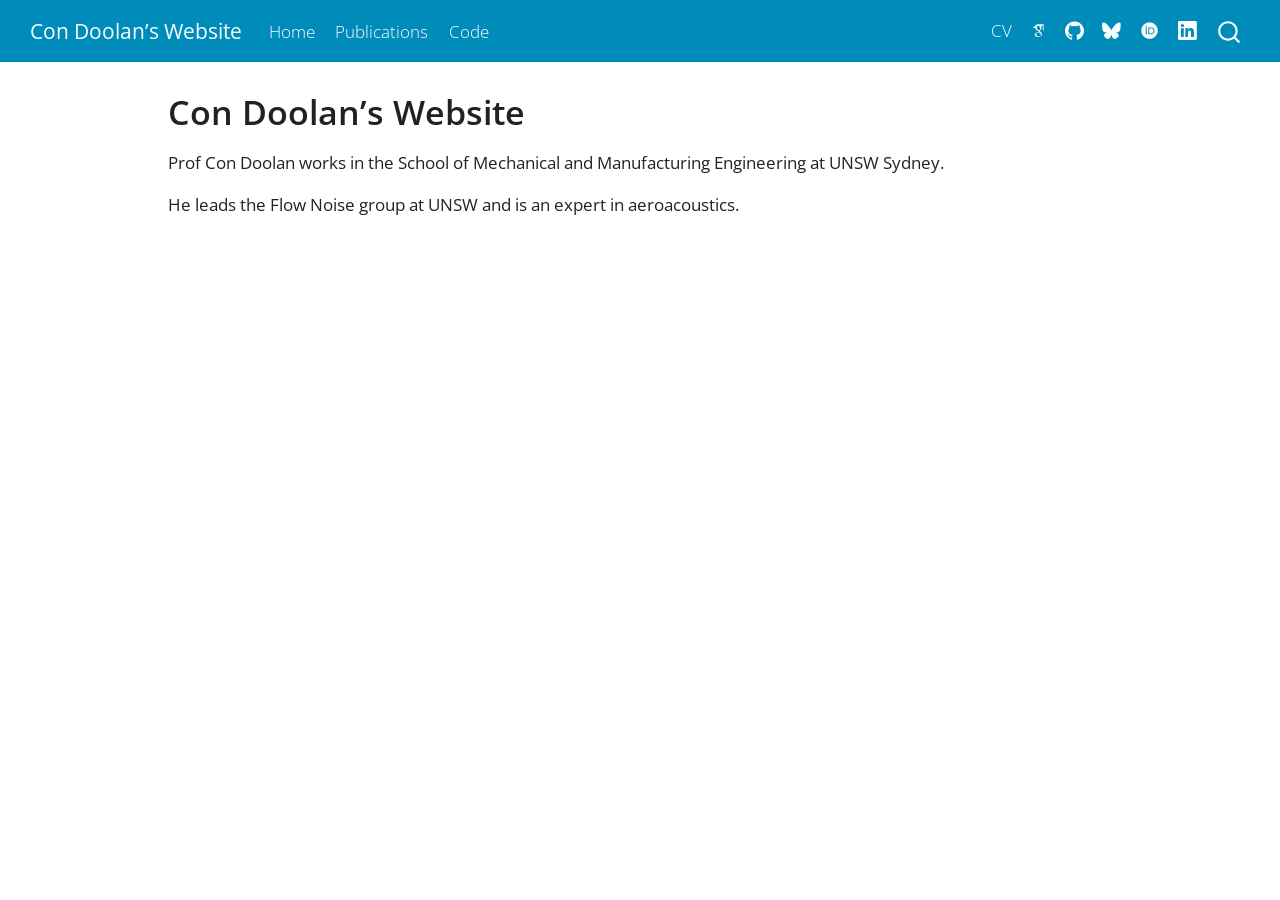
<file: docs/index.html>
<!DOCTYPE html>
<html xmlns="http://www.w3.org/1999/xhtml" lang="en" xml:lang="en"><head>

<meta charset="utf-8">
<meta name="generator" content="quarto-1.10.18">

<meta name="viewport" content="width=device-width, initial-scale=1.0, user-scalable=yes">

<meta name="author" content="Prof Con Doolan">
<meta name="description" content="Academic Website for Con Doolan">

<title>Con Doolan’s Website</title>
<style>
/* Default styles provided by pandoc.
** See https://pandoc.org/MANUAL.html#variables-for-html for config info.
*/
span.smallcaps{font-variant: small-caps;}
div.columns{display: flex; gap: 1.5em;}
div.column{flex: auto;}
@media screen {
div.columns{gap: min(4vw, 1.5em);}
div.column{overflow-x: auto;}
}
div.hanging-indent{margin-left: 1.5em; text-indent: -1.5em;}
ul.task-list{list-style: none;}
ul.task-list li input[type="checkbox"] {
  width: 0.8em;
  margin: 0 0.8em 0.2em -1em; /* quarto-specific, see https://github.com/quarto-dev/quarto-cli/issues/4556 */ 
  vertical-align: middle;
}
</style>


<script src="site_libs/quarto-nav/quarto-nav.js"></script>
<script src="site_libs/quarto-nav/headroom.min.js"></script>
<script src="site_libs/clipboard/clipboard.min.js"></script>
<script src="site_libs/quarto-search/autocomplete.umd.js"></script>
<script src="site_libs/quarto-search/fuse.min.js"></script>
<script src="site_libs/quarto-search/quarto-search.js"></script>
<meta name="quarto:offset" content="./">
<script src="site_libs/quarto-html/quarto.js" type="module"></script>
<script src="site_libs/quarto-html/tabsets/tabsets.js" type="module"></script>
<script src="site_libs/quarto-html/popper.min.js"></script>
<script src="site_libs/quarto-html/tippy.umd.min.js"></script>
<script src="site_libs/quarto-html/anchor.min.js"></script>
<link href="site_libs/quarto-html/tippy.css" rel="stylesheet">
<link href="site_libs/quarto-html/quarto-syntax-highlighting-64a204ab8560d761af7679ceaba22944.css" rel="stylesheet" id="quarto-text-highlighting-styles">
<script src="site_libs/bootstrap/bootstrap.min.js"></script>
<link href="site_libs/bootstrap/bootstrap-icons.css" rel="stylesheet">
<link href="site_libs/bootstrap/bootstrap-bf033f26103438f8c76aa011f4823746.min.css" rel="stylesheet" append-hash="true" id="quarto-bootstrap" data-mode="light">
<link href="site_libs/quarto-contrib/academicons-1.9.4/all.css" rel="stylesheet">
<link href="site_libs/quarto-contrib/academicons-1.9.4/size.css" rel="stylesheet">
<script id="quarto-search-options" type="application/json">{
  "location": "navbar",
  "copy-button": false,
  "collapse-after": 3,
  "panel-placement": "end",
  "type": "overlay",
  "limit": 50,
  "keyboard-shortcut": [
    "f",
    "/",
    "s"
  ],
  "show-item-context": false,
  "language": {
    "search-no-results-text": "No results",
    "search-matching-documents-text": "matching documents",
    "search-copy-link-title": "Copy link to search",
    "search-hide-matches-text": "Hide additional matches",
    "search-more-match-text": "more match in this document",
    "search-more-matches-text": "more matches in this document",
    "search-clear-button-title": "Clear",
    "search-text-placeholder": "",
    "search-detached-cancel-button-title": "Cancel",
    "search-submit-button-title": "Submit",
    "search-label": "Search"
  }
}</script>


<link rel="stylesheet" href="styles.css">
<meta property="og:title" content="Con Doolan’s Website">
<meta property="og:description" content="Prof Con Doolan’s Website">
<meta property="og:image" content="https://quarto.org/quarto.png">
<meta property="og:site_name" content="Con Doolan’s Website">
</head>

<body class="nav-fixed quarto-light">

<div id="quarto-search-results"></div>
  <header id="quarto-header" class="headroom fixed-top">
    <nav class="navbar navbar-expand-lg " data-bs-theme="dark">
      <div class="navbar-container container-fluid">
      <div class="navbar-brand-container mx-auto">
    <a class="navbar-brand" href="./index.html">
    <span class="navbar-title">Con Doolan’s Website</span>
    </a>
  </div>
            <div id="quarto-search" class="" title="Search"></div>
          <button class="navbar-toggler" type="button" data-bs-toggle="collapse" data-bs-target="#navbarCollapse" aria-controls="navbarCollapse" role="menu" aria-expanded="false" aria-label="Toggle navigation" onclick="if (window.quartoToggleHeadroom) { window.quartoToggleHeadroom(); }">
  <span class="navbar-toggler-icon"></span>
</button>
          <div class="collapse navbar-collapse" id="navbarCollapse">
            <ul class="navbar-nav navbar-nav-scroll me-auto">
  <li class="nav-item">
    <a class="nav-link active" href="./index.html" aria-current="page"> 
<span class="menu-text">Home</span></a>
  </li>  
  <li class="nav-item">
    <a class="nav-link" href="./papers.html"> 
<span class="menu-text">Publications</span></a>
  </li>  
  <li class="nav-item">
    <a class="nav-link" href="./code.html"> 
<span class="menu-text">Code</span></a>
  </li>  
</ul>
            <ul class="navbar-nav navbar-nav-scroll ms-auto">
  <li class="nav-item">
    <a class="nav-link" href="./files/CV.html"> 
<span class="menu-text">CV</span></a>
  </li>  
  <li class="nav-item">
    <a class="nav-link" href="https://scholar.google.com.au/citations?user=IQULbjsAAAAJ&amp;hl=en" target="_blank"> 
<span class="menu-text"><i class="ai  ai-google-scholar" aria-label="google-scholar"></i></span></a>
  </li>  
  <li class="nav-item compact">
    <a class="nav-link" href="https://github.com/condoolan/" target="_blank"> <i class="bi bi-github" role="img">
</i> 
<span class="menu-text"></span></a>
  </li>  
  <li class="nav-item compact">
    <a class="nav-link" href="https://bsky.app/profile/condoolan.bsky.social" target="_blank"> <i class="bi bi-bluesky" role="img">
</i> 
<span class="menu-text"></span></a>
  </li>  
  <li class="nav-item">
    <a class="nav-link" href="https://orcid.org/0000-0002-1261-6035" target="_blank"> 
<span class="menu-text"><i class="ai  ai-orcid" aria-label="orcid"></i></span></a>
  </li>  
  <li class="nav-item compact">
    <a class="nav-link" href="https://www.linkedin.com/in/condoolan/"> <i class="bi bi-linkedin" role="img">
</i> 
<span class="menu-text"></span></a>
  </li>  
</ul>
          </div> <!-- /navcollapse -->
            <div class="quarto-navbar-tools">
</div>
      </div> <!-- /container-fluid -->
    </nav>
</header>
<!-- content -->
<div id="quarto-content" class="quarto-container page-columns page-rows-contents page-layout-article page-navbar">
<!-- sidebar -->
<!-- margin-sidebar -->
    <div id="quarto-margin-sidebar" class="sidebar margin-sidebar zindex-bottom">
        
    </div>
<!-- main -->
<main class="content" id="quarto-document-content">

<header id="title-block-header" class="quarto-title-block default">
<div class="quarto-title">
<h1 class="title">Con Doolan’s Website</h1>
</div>



<div class="quarto-title-meta">

    
  
    
  </div>
  


</header>


<p>Prof Con Doolan works in the School of Mechanical and Manufacturing Engineering at UNSW Sydney.</p>
<p>He leads the Flow Noise group at UNSW and is an expert in aeroacoustics.</p>
<!--This is a Quarto website.

To learn more about Quarto websites visit <https://quarto.org/docs/websites>. -->



</main> <!-- /main -->
<script id="quarto-html-after-body" type="application/javascript">
  window.document.addEventListener("DOMContentLoaded", function (event) {
    const icon = "";
    const anchorJS = new window.AnchorJS();
    anchorJS.options = {
      placement: 'right',
      icon: icon
    };
    anchorJS.add('.anchored');
    const isCodeAnnotation = (el) => {
      for (const clz of el.classList) {
        if (clz.startsWith('code-annotation-')) {                     
          return true;
        }
      }
      return false;
    }
    const onCopySuccess = function(e) {
      // button target
      const button = e.trigger;
      // don't keep focus
      button.blur();
      // flash "checked"
      button.classList.add('code-copy-button-checked');
      var currentTitle = button.getAttribute("title");
      button.setAttribute("title", "Copied!");
      let tooltip;
      if (window.bootstrap) {
        button.setAttribute("data-bs-toggle", "tooltip");
        button.setAttribute("data-bs-placement", "left");
        button.setAttribute("data-bs-title", "Copied!");
        tooltip = new bootstrap.Tooltip(button, 
          { trigger: "manual", 
            customClass: "code-copy-button-tooltip",
            offset: [0, -8]});
        tooltip.show();    
      }
      setTimeout(function() {
        if (tooltip) {
          tooltip.hide();
          button.removeAttribute("data-bs-title");
          button.removeAttribute("data-bs-toggle");
          button.removeAttribute("data-bs-placement");
        }
        button.setAttribute("title", currentTitle);
        button.classList.remove('code-copy-button-checked');
      }, 1000);
      // clear code selection
      e.clearSelection();
    }
    const getTextToCopy = function(trigger) {
      const outerScaffold = trigger.parentElement.cloneNode(true);
      const codeEl = outerScaffold.querySelector('code');
      for (const childEl of codeEl.children) {
        if (isCodeAnnotation(childEl)) {
          childEl.remove();
        }
      }
      return codeEl.innerText;
    }
    const clipboard = new window.ClipboardJS('.code-copy-button:not([data-in-quarto-modal])', {
      text: getTextToCopy
    });
    clipboard.on('success', onCopySuccess);
    if (window.document.getElementById('quarto-embedded-source-code-modal')) {
      const clipboardModal = new window.ClipboardJS('.code-copy-button[data-in-quarto-modal]', {
        text: getTextToCopy,
        container: window.document.getElementById('quarto-embedded-source-code-modal')
      });
      clipboardModal.on('success', onCopySuccess);
    }
      var localhostRegex = new RegExp(/^(?:http|https):\/\/localhost\:?[0-9]*\//);
      var mailtoRegex = new RegExp(/^mailto:/);
        var filterRegex = new RegExp('/' + window.location.host + '/');
      var isInternal = (href) => {
          return filterRegex.test(href) || localhostRegex.test(href) || mailtoRegex.test(href);
      }
      // Inspect non-navigation links and adorn them if external
     var links = window.document.querySelectorAll('a[href]:not(.nav-link):not(.navbar-brand):not(.toc-action):not(.sidebar-link):not(.sidebar-item-toggle):not(.pagination-link):not(.no-external):not([aria-hidden]):not(.dropdown-item):not(.quarto-navigation-tool):not(.about-link)');
      for (var i=0; i<links.length; i++) {
        const link = links[i];
        if (!isInternal(link.href)) {
          // undo the damage that might have been done by quarto-nav.js in the case of
          // links that we want to consider external
          if (link.dataset.originalHref !== undefined) {
            link.href = link.dataset.originalHref;
          }
        }
      }
    function tippyHover(el, contentFn, onTriggerFn, onUntriggerFn) {
      const config = {
        allowHTML: true,
        maxWidth: 500,
        delay: 100,
        arrow: false,
        appendTo: function(el) {
            return el.parentElement;
        },
        interactive: true,
        interactiveBorder: 10,
        theme: 'quarto',
        placement: 'bottom-start',
      };
      if (contentFn) {
        config.content = contentFn;
      }
      if (onTriggerFn) {
        config.onTrigger = onTriggerFn;
      }
      if (onUntriggerFn) {
        config.onUntrigger = onUntriggerFn;
      }
      window.tippy(el, config); 
    }
    const noterefs = window.document.querySelectorAll('a[role="doc-noteref"]');
    for (var i=0; i<noterefs.length; i++) {
      const ref = noterefs[i];
      tippyHover(ref, function() {
        // use id or data attribute instead here
        let href = ref.getAttribute('data-footnote-href') || ref.getAttribute('href');
        try { href = new URL(href).hash; } catch {}
        const id = href.replace(/^#\/?/, "");
        const note = window.document.getElementById(id);
        if (note) {
          return note.innerHTML;
        } else {
          return "";
        }
      });
    }
    const xrefs = window.document.querySelectorAll('a.quarto-xref');
    const processXRef = (id, note) => {
      // Strip column container classes
      const stripColumnClz = (el) => {
        el.classList.remove("page-full", "page-columns");
        if (el.children) {
          for (const child of el.children) {
            stripColumnClz(child);
          }
        }
      }
      stripColumnClz(note)
      if (id === null || id.startsWith('sec-')) {
        // Special case sections, only their first couple elements
        const container = document.createElement("div");
        if (note.children && note.children.length > 2) {
          container.appendChild(note.children[0].cloneNode(true));
          for (let i = 1; i < note.children.length; i++) {
            const child = note.children[i];
            if (child.tagName === "P" && child.innerText === "") {
              continue;
            } else {
              container.appendChild(child.cloneNode(true));
              break;
            }
          }
          if (window.Quarto?.typesetMath) {
            window.Quarto.typesetMath(container);
          }
          return container.innerHTML
        } else {
          if (window.Quarto?.typesetMath) {
            window.Quarto.typesetMath(note);
          }
          return note.innerHTML;
        }
      } else {
        // Remove any anchor links if they are present
        const anchorLink = note.querySelector('a.anchorjs-link');
        if (anchorLink) {
          anchorLink.remove();
        }
        if (window.Quarto?.typesetMath) {
          window.Quarto.typesetMath(note);
        }
        if (note.classList.contains("callout")) {
          return note.outerHTML;
        } else {
          return note.innerHTML;
        }
      }
    }
    for (var i=0; i<xrefs.length; i++) {
      const xref = xrefs[i];
      tippyHover(xref, undefined, function(instance) {
        instance.disable();
        let url = xref.getAttribute('href');
        let hash = undefined; 
        if (url.startsWith('#')) {
          hash = url;
        } else {
          try { hash = new URL(url).hash; } catch {}
        }
        if (hash) {
          const id = hash.replace(/^#\/?/, "");
          const note = window.document.getElementById(id);
          if (note !== null) {
            try {
              const html = processXRef(id, note.cloneNode(true));
              instance.setContent(html);
            } finally {
              instance.enable();
              instance.show();
            }
          } else {
            // See if we can fetch this
            fetch(url.split('#')[0])
            .then(res => res.text())
            .then(html => {
              const parser = new DOMParser();
              const htmlDoc = parser.parseFromString(html, "text/html");
              const note = htmlDoc.getElementById(id);
              if (note !== null) {
                const html = processXRef(id, note);
                instance.setContent(html);
              } 
            }).finally(() => {
              instance.enable();
              instance.show();
            });
          }
        } else {
          // See if we can fetch a full url (with no hash to target)
          // This is a special case and we should probably do some content thinning / targeting
          fetch(url)
          .then(res => res.text())
          .then(html => {
            const parser = new DOMParser();
            const htmlDoc = parser.parseFromString(html, "text/html");
            const note = htmlDoc.querySelector('main.content');
            if (note !== null) {
              // This should only happen for chapter cross references
              // (since there is no id in the URL)
              // remove the first header
              if (note.children.length > 0 && note.children[0].tagName === "HEADER") {
                note.children[0].remove();
              }
              const html = processXRef(null, note);
              instance.setContent(html);
            } 
          }).finally(() => {
            instance.enable();
            instance.show();
          });
        }
      }, function(instance) {
      });
    }
        let selectedAnnoteEl;
        const selectorForAnnotation = ( cell, annotation) => {
          let cellAttr = 'data-code-cell="' + cell + '"';
          let lineAttr = 'data-code-annotation="' +  annotation + '"';
          const selector = 'span[' + cellAttr + '][' + lineAttr + ']';
          return selector;
        }
        const selectCodeLines = (annoteEl) => {
          const doc = window.document;
          const targetCell = annoteEl.getAttribute("data-target-cell");
          const targetAnnotation = annoteEl.getAttribute("data-target-annotation");
          const annoteSpan = window.document.querySelector(selectorForAnnotation(targetCell, targetAnnotation));
          const lines = annoteSpan.getAttribute("data-code-lines").split(",");
          const lineIds = lines.map((line) => {
            return targetCell + "-" + line;
          })
          let top = null;
          let height = null;
          let parent = null;
          if (lineIds.length > 0) {
              //compute the position of the single el (top and bottom and make a div)
              const el = window.document.getElementById(lineIds[0]);
              top = el.offsetTop;
              height = el.offsetHeight;
              parent = el.parentElement.parentElement;
            if (lineIds.length > 1) {
              const lastEl = window.document.getElementById(lineIds[lineIds.length - 1]);
              const bottom = lastEl.offsetTop + lastEl.offsetHeight;
              height = bottom - top;
            }
            if (top !== null && height !== null && parent !== null) {
              // cook up a div (if necessary) and position it 
              let div = window.document.getElementById("code-annotation-line-highlight");
              if (div === null) {
                div = window.document.createElement("div");
                div.setAttribute("id", "code-annotation-line-highlight");
                div.style.position = 'absolute';
                parent.appendChild(div);
              }
              div.style.top = top - 2 + "px";
              div.style.height = height + 4 + "px";
              div.style.left = 0;
              let gutterDiv = window.document.getElementById("code-annotation-line-highlight-gutter");
              if (gutterDiv === null) {
                gutterDiv = window.document.createElement("div");
                gutterDiv.setAttribute("id", "code-annotation-line-highlight-gutter");
                gutterDiv.style.position = 'absolute';
                const codeCell = window.document.getElementById(targetCell);
                const gutter = codeCell.querySelector('.code-annotation-gutter');
                gutter.appendChild(gutterDiv);
              }
              gutterDiv.style.top = top - 2 + "px";
              gutterDiv.style.height = height + 4 + "px";
            }
            selectedAnnoteEl = annoteEl;
          }
        };
        const unselectCodeLines = () => {
          const elementsIds = ["code-annotation-line-highlight", "code-annotation-line-highlight-gutter"];
          elementsIds.forEach((elId) => {
            const div = window.document.getElementById(elId);
            if (div) {
              div.remove();
            }
          });
          selectedAnnoteEl = undefined;
        };
          // Handle positioning of the toggle
      window.addEventListener(
        "resize",
        throttle(() => {
          elRect = undefined;
          if (selectedAnnoteEl) {
            selectCodeLines(selectedAnnoteEl);
          }
        }, 10)
      );
      function throttle(fn, ms) {
      let throttle = false;
      let timer;
        return (...args) => {
          if(!throttle) { // first call gets through
              fn.apply(this, args);
              throttle = true;
          } else { // all the others get throttled
              if(timer) clearTimeout(timer); // cancel #2
              timer = setTimeout(() => {
                fn.apply(this, args);
                timer = throttle = false;
              }, ms);
          }
        };
      }
        // Attach click handler to the DT
        const annoteDls = window.document.querySelectorAll('dt[data-target-cell]');
        for (const annoteDlNode of annoteDls) {
          annoteDlNode.addEventListener('click', (event) => {
            const clickedEl = event.target;
            if (clickedEl !== selectedAnnoteEl) {
              unselectCodeLines();
              const activeEl = window.document.querySelector('dt[data-target-cell].code-annotation-active');
              if (activeEl) {
                activeEl.classList.remove('code-annotation-active');
              }
              selectCodeLines(clickedEl);
              clickedEl.classList.add('code-annotation-active');
            } else {
              // Unselect the line
              unselectCodeLines();
              clickedEl.classList.remove('code-annotation-active');
            }
          });
        }
    const findCites = (el) => {
      const parentEl = el.parentElement;
      if (parentEl) {
        const cites = parentEl.dataset.cites;
        if (cites) {
          return {
            el,
            cites: cites.split(' ')
          };
        } else {
          return findCites(el.parentElement)
        }
      } else {
        return undefined;
      }
    };
    var bibliorefs = window.document.querySelectorAll('a[role="doc-biblioref"]');
    for (var i=0; i<bibliorefs.length; i++) {
      const ref = bibliorefs[i];
      const citeInfo = findCites(ref);
      if (citeInfo) {
        tippyHover(citeInfo.el, function() {
          var popup = window.document.createElement('div');
          citeInfo.cites.forEach(function(cite) {
            var citeDiv = window.document.createElement('div');
            citeDiv.classList.add('hanging-indent');
            citeDiv.classList.add('csl-entry');
            var biblioDiv = window.document.getElementById('ref-' + cite);
            if (biblioDiv) {
              citeDiv.innerHTML = biblioDiv.innerHTML;
            }
            popup.appendChild(citeDiv);
          });
          return popup.innerHTML;
        });
      }
    }
  });
  </script>
</div> <!-- /content -->




</body></html>
</file>
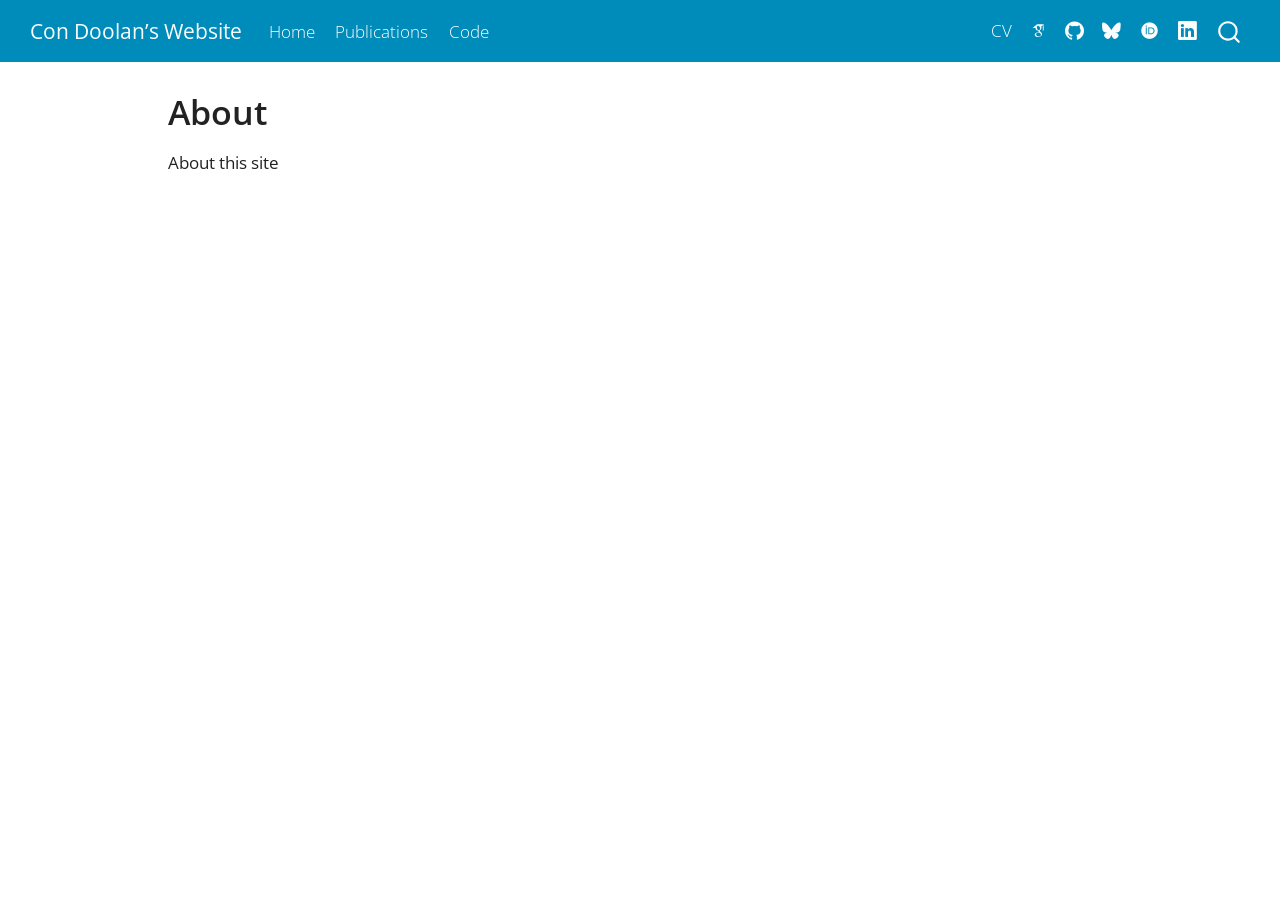
<file: docs/about.html>
<!DOCTYPE html>
<html xmlns="http://www.w3.org/1999/xhtml" lang="en" xml:lang="en"><head>

<meta charset="utf-8">
<meta name="generator" content="quarto-1.10.18">

<meta name="viewport" content="width=device-width, initial-scale=1.0, user-scalable=yes">

<meta name="author" content="Prof Con Doolan">
<meta name="description" content="Academic Website for Con Doolan">

<title>About – Con Doolan’s Website</title>
<style>
/* Default styles provided by pandoc.
** See https://pandoc.org/MANUAL.html#variables-for-html for config info.
*/
span.smallcaps{font-variant: small-caps;}
div.columns{display: flex; gap: 1.5em;}
div.column{flex: auto;}
@media screen {
div.columns{gap: min(4vw, 1.5em);}
div.column{overflow-x: auto;}
}
div.hanging-indent{margin-left: 1.5em; text-indent: -1.5em;}
ul.task-list{list-style: none;}
ul.task-list li input[type="checkbox"] {
  width: 0.8em;
  margin: 0 0.8em 0.2em -1em; /* quarto-specific, see https://github.com/quarto-dev/quarto-cli/issues/4556 */ 
  vertical-align: middle;
}
</style>


<script src="site_libs/quarto-nav/quarto-nav.js"></script>
<script src="site_libs/quarto-nav/headroom.min.js"></script>
<script src="site_libs/clipboard/clipboard.min.js"></script>
<script src="site_libs/quarto-search/autocomplete.umd.js"></script>
<script src="site_libs/quarto-search/fuse.min.js"></script>
<script src="site_libs/quarto-search/quarto-search.js"></script>
<meta name="quarto:offset" content="./">
<script src="site_libs/quarto-html/quarto.js" type="module"></script>
<script src="site_libs/quarto-html/tabsets/tabsets.js" type="module"></script>
<script src="site_libs/quarto-html/popper.min.js"></script>
<script src="site_libs/quarto-html/tippy.umd.min.js"></script>
<script src="site_libs/quarto-html/anchor.min.js"></script>
<link href="site_libs/quarto-html/tippy.css" rel="stylesheet">
<link href="site_libs/quarto-html/quarto-syntax-highlighting-64a204ab8560d761af7679ceaba22944.css" rel="stylesheet" id="quarto-text-highlighting-styles">
<script src="site_libs/bootstrap/bootstrap.min.js"></script>
<link href="site_libs/bootstrap/bootstrap-icons.css" rel="stylesheet">
<link href="site_libs/bootstrap/bootstrap-bf033f26103438f8c76aa011f4823746.min.css" rel="stylesheet" append-hash="true" id="quarto-bootstrap" data-mode="light">
<link href="site_libs/quarto-contrib/academicons-1.9.4/all.css" rel="stylesheet">
<link href="site_libs/quarto-contrib/academicons-1.9.4/size.css" rel="stylesheet">
<script id="quarto-search-options" type="application/json">{
  "location": "navbar",
  "copy-button": false,
  "collapse-after": 3,
  "panel-placement": "end",
  "type": "overlay",
  "limit": 50,
  "keyboard-shortcut": [
    "f",
    "/",
    "s"
  ],
  "show-item-context": false,
  "language": {
    "search-no-results-text": "No results",
    "search-matching-documents-text": "matching documents",
    "search-copy-link-title": "Copy link to search",
    "search-hide-matches-text": "Hide additional matches",
    "search-more-match-text": "more match in this document",
    "search-more-matches-text": "more matches in this document",
    "search-clear-button-title": "Clear",
    "search-text-placeholder": "",
    "search-detached-cancel-button-title": "Cancel",
    "search-submit-button-title": "Submit",
    "search-label": "Search"
  }
}</script>


<link rel="stylesheet" href="styles.css">
<meta property="og:title" content="About – Con Doolan’s Website">
<meta property="og:description" content="Prof Con Doolan’s Website">
<meta property="og:image" content="https://quarto.org/quarto.png">
<meta property="og:site_name" content="Con Doolan’s Website">
</head>

<body class="nav-fixed quarto-light">

<div id="quarto-search-results"></div>
  <header id="quarto-header" class="headroom fixed-top">
    <nav class="navbar navbar-expand-lg " data-bs-theme="dark">
      <div class="navbar-container container-fluid">
      <div class="navbar-brand-container mx-auto">
    <a class="navbar-brand" href="./index.html">
    <span class="navbar-title">Con Doolan’s Website</span>
    </a>
  </div>
            <div id="quarto-search" class="" title="Search"></div>
          <button class="navbar-toggler" type="button" data-bs-toggle="collapse" data-bs-target="#navbarCollapse" aria-controls="navbarCollapse" role="menu" aria-expanded="false" aria-label="Toggle navigation" onclick="if (window.quartoToggleHeadroom) { window.quartoToggleHeadroom(); }">
  <span class="navbar-toggler-icon"></span>
</button>
          <div class="collapse navbar-collapse" id="navbarCollapse">
            <ul class="navbar-nav navbar-nav-scroll me-auto">
  <li class="nav-item">
    <a class="nav-link" href="./index.html"> 
<span class="menu-text">Home</span></a>
  </li>  
  <li class="nav-item">
    <a class="nav-link" href="./papers.html"> 
<span class="menu-text">Publications</span></a>
  </li>  
  <li class="nav-item">
    <a class="nav-link" href="./code.html"> 
<span class="menu-text">Code</span></a>
  </li>  
</ul>
            <ul class="navbar-nav navbar-nav-scroll ms-auto">
  <li class="nav-item">
    <a class="nav-link" href="./files/CV.html"> 
<span class="menu-text">CV</span></a>
  </li>  
  <li class="nav-item">
    <a class="nav-link" href="https://scholar.google.com.au/citations?user=IQULbjsAAAAJ&amp;hl=en" target="_blank"> 
<span class="menu-text"><i class="ai  ai-google-scholar" aria-label="google-scholar"></i></span></a>
  </li>  
  <li class="nav-item compact">
    <a class="nav-link" href="https://github.com/condoolan/" target="_blank"> <i class="bi bi-github" role="img">
</i> 
<span class="menu-text"></span></a>
  </li>  
  <li class="nav-item compact">
    <a class="nav-link" href="https://bsky.app/profile/condoolan.bsky.social" target="_blank"> <i class="bi bi-bluesky" role="img">
</i> 
<span class="menu-text"></span></a>
  </li>  
  <li class="nav-item">
    <a class="nav-link" href="https://orcid.org/0000-0002-1261-6035" target="_blank"> 
<span class="menu-text"><i class="ai  ai-orcid" aria-label="orcid"></i></span></a>
  </li>  
  <li class="nav-item compact">
    <a class="nav-link" href="https://www.linkedin.com/in/condoolan/"> <i class="bi bi-linkedin" role="img">
</i> 
<span class="menu-text"></span></a>
  </li>  
</ul>
          </div> <!-- /navcollapse -->
            <div class="quarto-navbar-tools">
</div>
      </div> <!-- /container-fluid -->
    </nav>
</header>
<!-- content -->
<div id="quarto-content" class="quarto-container page-columns page-rows-contents page-layout-article page-navbar">
<!-- sidebar -->
<!-- margin-sidebar -->
    <div id="quarto-margin-sidebar" class="sidebar margin-sidebar zindex-bottom">
        
    </div>
<!-- main -->
<main class="content" id="quarto-document-content">

<header id="title-block-header" class="quarto-title-block default">
<div class="quarto-title">
<h1 class="title">About</h1>
</div>



<div class="quarto-title-meta">

    
  
    
  </div>
  


</header>


<p>About this site</p>



</main> <!-- /main -->
<script id="quarto-html-after-body" type="application/javascript">
  window.document.addEventListener("DOMContentLoaded", function (event) {
    const icon = "";
    const anchorJS = new window.AnchorJS();
    anchorJS.options = {
      placement: 'right',
      icon: icon
    };
    anchorJS.add('.anchored');
    const isCodeAnnotation = (el) => {
      for (const clz of el.classList) {
        if (clz.startsWith('code-annotation-')) {                     
          return true;
        }
      }
      return false;
    }
    const onCopySuccess = function(e) {
      // button target
      const button = e.trigger;
      // don't keep focus
      button.blur();
      // flash "checked"
      button.classList.add('code-copy-button-checked');
      var currentTitle = button.getAttribute("title");
      button.setAttribute("title", "Copied!");
      let tooltip;
      if (window.bootstrap) {
        button.setAttribute("data-bs-toggle", "tooltip");
        button.setAttribute("data-bs-placement", "left");
        button.setAttribute("data-bs-title", "Copied!");
        tooltip = new bootstrap.Tooltip(button, 
          { trigger: "manual", 
            customClass: "code-copy-button-tooltip",
            offset: [0, -8]});
        tooltip.show();    
      }
      setTimeout(function() {
        if (tooltip) {
          tooltip.hide();
          button.removeAttribute("data-bs-title");
          button.removeAttribute("data-bs-toggle");
          button.removeAttribute("data-bs-placement");
        }
        button.setAttribute("title", currentTitle);
        button.classList.remove('code-copy-button-checked');
      }, 1000);
      // clear code selection
      e.clearSelection();
    }
    const getTextToCopy = function(trigger) {
      const outerScaffold = trigger.parentElement.cloneNode(true);
      const codeEl = outerScaffold.querySelector('code');
      for (const childEl of codeEl.children) {
        if (isCodeAnnotation(childEl)) {
          childEl.remove();
        }
      }
      return codeEl.innerText;
    }
    const clipboard = new window.ClipboardJS('.code-copy-button:not([data-in-quarto-modal])', {
      text: getTextToCopy
    });
    clipboard.on('success', onCopySuccess);
    if (window.document.getElementById('quarto-embedded-source-code-modal')) {
      const clipboardModal = new window.ClipboardJS('.code-copy-button[data-in-quarto-modal]', {
        text: getTextToCopy,
        container: window.document.getElementById('quarto-embedded-source-code-modal')
      });
      clipboardModal.on('success', onCopySuccess);
    }
      var localhostRegex = new RegExp(/^(?:http|https):\/\/localhost\:?[0-9]*\//);
      var mailtoRegex = new RegExp(/^mailto:/);
        var filterRegex = new RegExp('/' + window.location.host + '/');
      var isInternal = (href) => {
          return filterRegex.test(href) || localhostRegex.test(href) || mailtoRegex.test(href);
      }
      // Inspect non-navigation links and adorn them if external
     var links = window.document.querySelectorAll('a[href]:not(.nav-link):not(.navbar-brand):not(.toc-action):not(.sidebar-link):not(.sidebar-item-toggle):not(.pagination-link):not(.no-external):not([aria-hidden]):not(.dropdown-item):not(.quarto-navigation-tool):not(.about-link)');
      for (var i=0; i<links.length; i++) {
        const link = links[i];
        if (!isInternal(link.href)) {
          // undo the damage that might have been done by quarto-nav.js in the case of
          // links that we want to consider external
          if (link.dataset.originalHref !== undefined) {
            link.href = link.dataset.originalHref;
          }
        }
      }
    function tippyHover(el, contentFn, onTriggerFn, onUntriggerFn) {
      const config = {
        allowHTML: true,
        maxWidth: 500,
        delay: 100,
        arrow: false,
        appendTo: function(el) {
            return el.parentElement;
        },
        interactive: true,
        interactiveBorder: 10,
        theme: 'quarto',
        placement: 'bottom-start',
      };
      if (contentFn) {
        config.content = contentFn;
      }
      if (onTriggerFn) {
        config.onTrigger = onTriggerFn;
      }
      if (onUntriggerFn) {
        config.onUntrigger = onUntriggerFn;
      }
      window.tippy(el, config); 
    }
    const noterefs = window.document.querySelectorAll('a[role="doc-noteref"]');
    for (var i=0; i<noterefs.length; i++) {
      const ref = noterefs[i];
      tippyHover(ref, function() {
        // use id or data attribute instead here
        let href = ref.getAttribute('data-footnote-href') || ref.getAttribute('href');
        try { href = new URL(href).hash; } catch {}
        const id = href.replace(/^#\/?/, "");
        const note = window.document.getElementById(id);
        if (note) {
          return note.innerHTML;
        } else {
          return "";
        }
      });
    }
    const xrefs = window.document.querySelectorAll('a.quarto-xref');
    const processXRef = (id, note) => {
      // Strip column container classes
      const stripColumnClz = (el) => {
        el.classList.remove("page-full", "page-columns");
        if (el.children) {
          for (const child of el.children) {
            stripColumnClz(child);
          }
        }
      }
      stripColumnClz(note)
      if (id === null || id.startsWith('sec-')) {
        // Special case sections, only their first couple elements
        const container = document.createElement("div");
        if (note.children && note.children.length > 2) {
          container.appendChild(note.children[0].cloneNode(true));
          for (let i = 1; i < note.children.length; i++) {
            const child = note.children[i];
            if (child.tagName === "P" && child.innerText === "") {
              continue;
            } else {
              container.appendChild(child.cloneNode(true));
              break;
            }
          }
          if (window.Quarto?.typesetMath) {
            window.Quarto.typesetMath(container);
          }
          return container.innerHTML
        } else {
          if (window.Quarto?.typesetMath) {
            window.Quarto.typesetMath(note);
          }
          return note.innerHTML;
        }
      } else {
        // Remove any anchor links if they are present
        const anchorLink = note.querySelector('a.anchorjs-link');
        if (anchorLink) {
          anchorLink.remove();
        }
        if (window.Quarto?.typesetMath) {
          window.Quarto.typesetMath(note);
        }
        if (note.classList.contains("callout")) {
          return note.outerHTML;
        } else {
          return note.innerHTML;
        }
      }
    }
    for (var i=0; i<xrefs.length; i++) {
      const xref = xrefs[i];
      tippyHover(xref, undefined, function(instance) {
        instance.disable();
        let url = xref.getAttribute('href');
        let hash = undefined; 
        if (url.startsWith('#')) {
          hash = url;
        } else {
          try { hash = new URL(url).hash; } catch {}
        }
        if (hash) {
          const id = hash.replace(/^#\/?/, "");
          const note = window.document.getElementById(id);
          if (note !== null) {
            try {
              const html = processXRef(id, note.cloneNode(true));
              instance.setContent(html);
            } finally {
              instance.enable();
              instance.show();
            }
          } else {
            // See if we can fetch this
            fetch(url.split('#')[0])
            .then(res => res.text())
            .then(html => {
              const parser = new DOMParser();
              const htmlDoc = parser.parseFromString(html, "text/html");
              const note = htmlDoc.getElementById(id);
              if (note !== null) {
                const html = processXRef(id, note);
                instance.setContent(html);
              } 
            }).finally(() => {
              instance.enable();
              instance.show();
            });
          }
        } else {
          // See if we can fetch a full url (with no hash to target)
          // This is a special case and we should probably do some content thinning / targeting
          fetch(url)
          .then(res => res.text())
          .then(html => {
            const parser = new DOMParser();
            const htmlDoc = parser.parseFromString(html, "text/html");
            const note = htmlDoc.querySelector('main.content');
            if (note !== null) {
              // This should only happen for chapter cross references
              // (since there is no id in the URL)
              // remove the first header
              if (note.children.length > 0 && note.children[0].tagName === "HEADER") {
                note.children[0].remove();
              }
              const html = processXRef(null, note);
              instance.setContent(html);
            } 
          }).finally(() => {
            instance.enable();
            instance.show();
          });
        }
      }, function(instance) {
      });
    }
        let selectedAnnoteEl;
        const selectorForAnnotation = ( cell, annotation) => {
          let cellAttr = 'data-code-cell="' + cell + '"';
          let lineAttr = 'data-code-annotation="' +  annotation + '"';
          const selector = 'span[' + cellAttr + '][' + lineAttr + ']';
          return selector;
        }
        const selectCodeLines = (annoteEl) => {
          const doc = window.document;
          const targetCell = annoteEl.getAttribute("data-target-cell");
          const targetAnnotation = annoteEl.getAttribute("data-target-annotation");
          const annoteSpan = window.document.querySelector(selectorForAnnotation(targetCell, targetAnnotation));
          const lines = annoteSpan.getAttribute("data-code-lines").split(",");
          const lineIds = lines.map((line) => {
            return targetCell + "-" + line;
          })
          let top = null;
          let height = null;
          let parent = null;
          if (lineIds.length > 0) {
              //compute the position of the single el (top and bottom and make a div)
              const el = window.document.getElementById(lineIds[0]);
              top = el.offsetTop;
              height = el.offsetHeight;
              parent = el.parentElement.parentElement;
            if (lineIds.length > 1) {
              const lastEl = window.document.getElementById(lineIds[lineIds.length - 1]);
              const bottom = lastEl.offsetTop + lastEl.offsetHeight;
              height = bottom - top;
            }
            if (top !== null && height !== null && parent !== null) {
              // cook up a div (if necessary) and position it 
              let div = window.document.getElementById("code-annotation-line-highlight");
              if (div === null) {
                div = window.document.createElement("div");
                div.setAttribute("id", "code-annotation-line-highlight");
                div.style.position = 'absolute';
                parent.appendChild(div);
              }
              div.style.top = top - 2 + "px";
              div.style.height = height + 4 + "px";
              div.style.left = 0;
              let gutterDiv = window.document.getElementById("code-annotation-line-highlight-gutter");
              if (gutterDiv === null) {
                gutterDiv = window.document.createElement("div");
                gutterDiv.setAttribute("id", "code-annotation-line-highlight-gutter");
                gutterDiv.style.position = 'absolute';
                const codeCell = window.document.getElementById(targetCell);
                const gutter = codeCell.querySelector('.code-annotation-gutter');
                gutter.appendChild(gutterDiv);
              }
              gutterDiv.style.top = top - 2 + "px";
              gutterDiv.style.height = height + 4 + "px";
            }
            selectedAnnoteEl = annoteEl;
          }
        };
        const unselectCodeLines = () => {
          const elementsIds = ["code-annotation-line-highlight", "code-annotation-line-highlight-gutter"];
          elementsIds.forEach((elId) => {
            const div = window.document.getElementById(elId);
            if (div) {
              div.remove();
            }
          });
          selectedAnnoteEl = undefined;
        };
          // Handle positioning of the toggle
      window.addEventListener(
        "resize",
        throttle(() => {
          elRect = undefined;
          if (selectedAnnoteEl) {
            selectCodeLines(selectedAnnoteEl);
          }
        }, 10)
      );
      function throttle(fn, ms) {
      let throttle = false;
      let timer;
        return (...args) => {
          if(!throttle) { // first call gets through
              fn.apply(this, args);
              throttle = true;
          } else { // all the others get throttled
              if(timer) clearTimeout(timer); // cancel #2
              timer = setTimeout(() => {
                fn.apply(this, args);
                timer = throttle = false;
              }, ms);
          }
        };
      }
        // Attach click handler to the DT
        const annoteDls = window.document.querySelectorAll('dt[data-target-cell]');
        for (const annoteDlNode of annoteDls) {
          annoteDlNode.addEventListener('click', (event) => {
            const clickedEl = event.target;
            if (clickedEl !== selectedAnnoteEl) {
              unselectCodeLines();
              const activeEl = window.document.querySelector('dt[data-target-cell].code-annotation-active');
              if (activeEl) {
                activeEl.classList.remove('code-annotation-active');
              }
              selectCodeLines(clickedEl);
              clickedEl.classList.add('code-annotation-active');
            } else {
              // Unselect the line
              unselectCodeLines();
              clickedEl.classList.remove('code-annotation-active');
            }
          });
        }
    const findCites = (el) => {
      const parentEl = el.parentElement;
      if (parentEl) {
        const cites = parentEl.dataset.cites;
        if (cites) {
          return {
            el,
            cites: cites.split(' ')
          };
        } else {
          return findCites(el.parentElement)
        }
      } else {
        return undefined;
      }
    };
    var bibliorefs = window.document.querySelectorAll('a[role="doc-biblioref"]');
    for (var i=0; i<bibliorefs.length; i++) {
      const ref = bibliorefs[i];
      const citeInfo = findCites(ref);
      if (citeInfo) {
        tippyHover(citeInfo.el, function() {
          var popup = window.document.createElement('div');
          citeInfo.cites.forEach(function(cite) {
            var citeDiv = window.document.createElement('div');
            citeDiv.classList.add('hanging-indent');
            citeDiv.classList.add('csl-entry');
            var biblioDiv = window.document.getElementById('ref-' + cite);
            if (biblioDiv) {
              citeDiv.innerHTML = biblioDiv.innerHTML;
            }
            popup.appendChild(citeDiv);
          });
          return popup.innerHTML;
        });
      }
    }
  });
  </script>
</div> <!-- /content -->




</body></html>
</file>
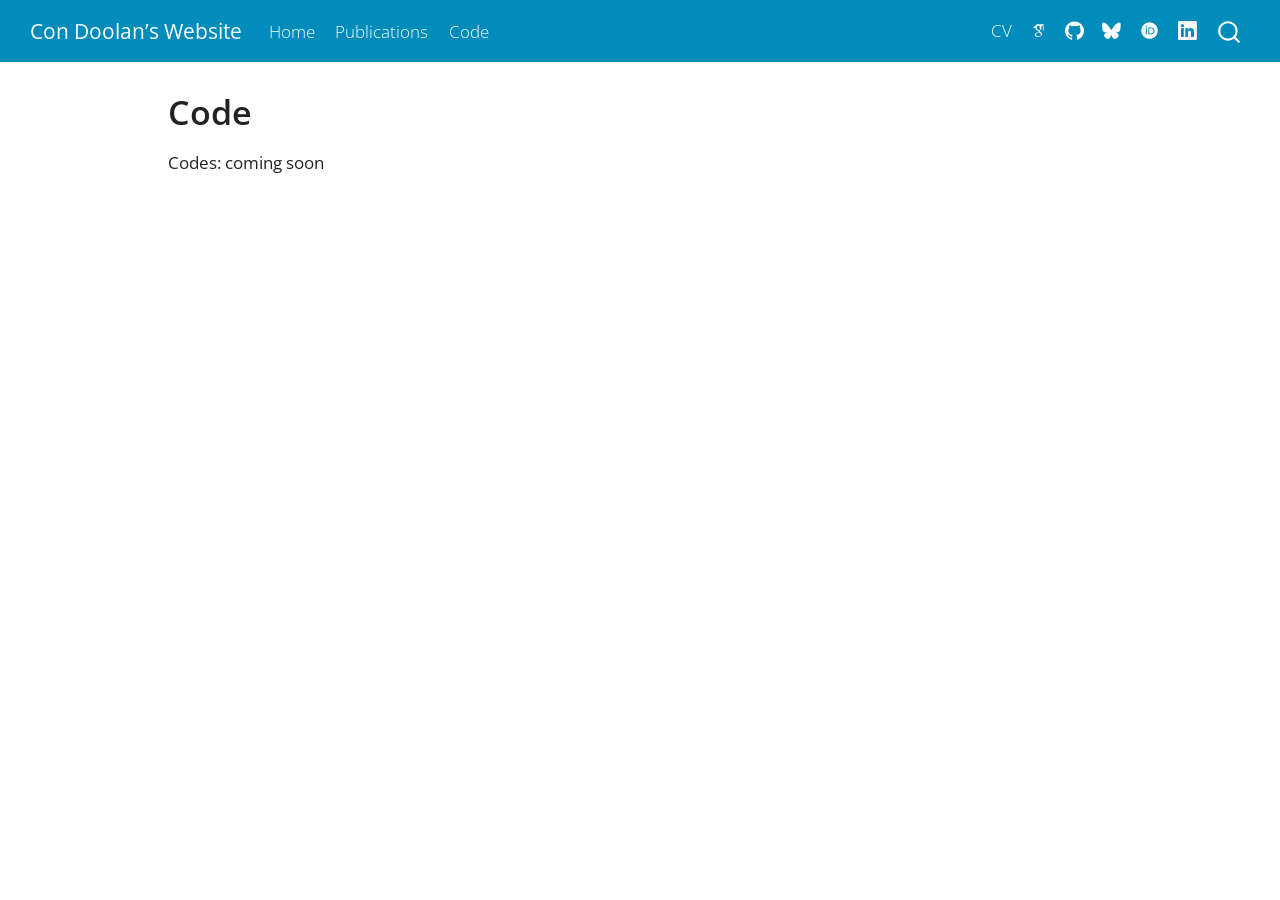
<file: docs/code.html>
<!DOCTYPE html>
<html xmlns="http://www.w3.org/1999/xhtml" lang="en" xml:lang="en"><head>

<meta charset="utf-8">
<meta name="generator" content="quarto-1.10.18">

<meta name="viewport" content="width=device-width, initial-scale=1.0, user-scalable=yes">

<meta name="author" content="Prof Con Doolan">
<meta name="description" content="Academic Website for Con Doolan">

<title>Code – Con Doolan’s Website</title>
<style>
/* Default styles provided by pandoc.
** See https://pandoc.org/MANUAL.html#variables-for-html for config info.
*/
span.smallcaps{font-variant: small-caps;}
div.columns{display: flex; gap: 1.5em;}
div.column{flex: auto;}
@media screen {
div.columns{gap: min(4vw, 1.5em);}
div.column{overflow-x: auto;}
}
div.hanging-indent{margin-left: 1.5em; text-indent: -1.5em;}
ul.task-list{list-style: none;}
ul.task-list li input[type="checkbox"] {
  width: 0.8em;
  margin: 0 0.8em 0.2em -1em; /* quarto-specific, see https://github.com/quarto-dev/quarto-cli/issues/4556 */ 
  vertical-align: middle;
}
</style>


<script src="site_libs/quarto-nav/quarto-nav.js"></script>
<script src="site_libs/quarto-nav/headroom.min.js"></script>
<script src="site_libs/clipboard/clipboard.min.js"></script>
<script src="site_libs/quarto-search/autocomplete.umd.js"></script>
<script src="site_libs/quarto-search/fuse.min.js"></script>
<script src="site_libs/quarto-search/quarto-search.js"></script>
<meta name="quarto:offset" content="./">
<script src="site_libs/quarto-html/quarto.js" type="module"></script>
<script src="site_libs/quarto-html/tabsets/tabsets.js" type="module"></script>
<script src="site_libs/quarto-html/popper.min.js"></script>
<script src="site_libs/quarto-html/tippy.umd.min.js"></script>
<script src="site_libs/quarto-html/anchor.min.js"></script>
<link href="site_libs/quarto-html/tippy.css" rel="stylesheet">
<link href="site_libs/quarto-html/quarto-syntax-highlighting-64a204ab8560d761af7679ceaba22944.css" rel="stylesheet" id="quarto-text-highlighting-styles">
<script src="site_libs/bootstrap/bootstrap.min.js"></script>
<link href="site_libs/bootstrap/bootstrap-icons.css" rel="stylesheet">
<link href="site_libs/bootstrap/bootstrap-bf033f26103438f8c76aa011f4823746.min.css" rel="stylesheet" append-hash="true" id="quarto-bootstrap" data-mode="light">
<link href="site_libs/quarto-contrib/academicons-1.9.4/all.css" rel="stylesheet">
<link href="site_libs/quarto-contrib/academicons-1.9.4/size.css" rel="stylesheet">
<script id="quarto-search-options" type="application/json">{
  "location": "navbar",
  "copy-button": false,
  "collapse-after": 3,
  "panel-placement": "end",
  "type": "overlay",
  "limit": 50,
  "keyboard-shortcut": [
    "f",
    "/",
    "s"
  ],
  "show-item-context": false,
  "language": {
    "search-no-results-text": "No results",
    "search-matching-documents-text": "matching documents",
    "search-copy-link-title": "Copy link to search",
    "search-hide-matches-text": "Hide additional matches",
    "search-more-match-text": "more match in this document",
    "search-more-matches-text": "more matches in this document",
    "search-clear-button-title": "Clear",
    "search-text-placeholder": "",
    "search-detached-cancel-button-title": "Cancel",
    "search-submit-button-title": "Submit",
    "search-label": "Search"
  }
}</script>


<link rel="stylesheet" href="styles.css">
<meta property="og:title" content="Code – Con Doolan’s Website">
<meta property="og:description" content="Prof Con Doolan’s Website">
<meta property="og:image" content="https://quarto.org/quarto.png">
<meta property="og:site_name" content="Con Doolan’s Website">
</head>

<body class="nav-fixed quarto-light">

<div id="quarto-search-results"></div>
  <header id="quarto-header" class="headroom fixed-top">
    <nav class="navbar navbar-expand-lg " data-bs-theme="dark">
      <div class="navbar-container container-fluid">
      <div class="navbar-brand-container mx-auto">
    <a class="navbar-brand" href="./index.html">
    <span class="navbar-title">Con Doolan’s Website</span>
    </a>
  </div>
            <div id="quarto-search" class="" title="Search"></div>
          <button class="navbar-toggler" type="button" data-bs-toggle="collapse" data-bs-target="#navbarCollapse" aria-controls="navbarCollapse" role="menu" aria-expanded="false" aria-label="Toggle navigation" onclick="if (window.quartoToggleHeadroom) { window.quartoToggleHeadroom(); }">
  <span class="navbar-toggler-icon"></span>
</button>
          <div class="collapse navbar-collapse" id="navbarCollapse">
            <ul class="navbar-nav navbar-nav-scroll me-auto">
  <li class="nav-item">
    <a class="nav-link" href="./index.html"> 
<span class="menu-text">Home</span></a>
  </li>  
  <li class="nav-item">
    <a class="nav-link" href="./papers.html"> 
<span class="menu-text">Publications</span></a>
  </li>  
  <li class="nav-item">
    <a class="nav-link active" href="./code.html" aria-current="page"> 
<span class="menu-text">Code</span></a>
  </li>  
</ul>
            <ul class="navbar-nav navbar-nav-scroll ms-auto">
  <li class="nav-item">
    <a class="nav-link" href="./files/CV.html"> 
<span class="menu-text">CV</span></a>
  </li>  
  <li class="nav-item">
    <a class="nav-link" href="https://scholar.google.com.au/citations?user=IQULbjsAAAAJ&amp;hl=en" target="_blank"> 
<span class="menu-text"><i class="ai  ai-google-scholar" aria-label="google-scholar"></i></span></a>
  </li>  
  <li class="nav-item compact">
    <a class="nav-link" href="https://github.com/condoolan/" target="_blank"> <i class="bi bi-github" role="img">
</i> 
<span class="menu-text"></span></a>
  </li>  
  <li class="nav-item compact">
    <a class="nav-link" href="https://bsky.app/profile/condoolan.bsky.social" target="_blank"> <i class="bi bi-bluesky" role="img">
</i> 
<span class="menu-text"></span></a>
  </li>  
  <li class="nav-item">
    <a class="nav-link" href="https://orcid.org/0000-0002-1261-6035" target="_blank"> 
<span class="menu-text"><i class="ai  ai-orcid" aria-label="orcid"></i></span></a>
  </li>  
  <li class="nav-item compact">
    <a class="nav-link" href="https://www.linkedin.com/in/condoolan/"> <i class="bi bi-linkedin" role="img">
</i> 
<span class="menu-text"></span></a>
  </li>  
</ul>
          </div> <!-- /navcollapse -->
            <div class="quarto-navbar-tools">
</div>
      </div> <!-- /container-fluid -->
    </nav>
</header>
<!-- content -->
<div id="quarto-content" class="quarto-container page-columns page-rows-contents page-layout-article page-navbar">
<!-- sidebar -->
<!-- margin-sidebar -->
    <div id="quarto-margin-sidebar" class="sidebar margin-sidebar zindex-bottom">
        
    </div>
<!-- main -->
<main class="content" id="quarto-document-content">

<header id="title-block-header" class="quarto-title-block default">
<div class="quarto-title">
<h1 class="title">Code</h1>
</div>



<div class="quarto-title-meta">

    
  
    
  </div>
  


</header>


<p>Codes: coming soon</p>



</main> <!-- /main -->
<script id="quarto-html-after-body" type="application/javascript">
  window.document.addEventListener("DOMContentLoaded", function (event) {
    const icon = "";
    const anchorJS = new window.AnchorJS();
    anchorJS.options = {
      placement: 'right',
      icon: icon
    };
    anchorJS.add('.anchored');
    const isCodeAnnotation = (el) => {
      for (const clz of el.classList) {
        if (clz.startsWith('code-annotation-')) {                     
          return true;
        }
      }
      return false;
    }
    const onCopySuccess = function(e) {
      // button target
      const button = e.trigger;
      // don't keep focus
      button.blur();
      // flash "checked"
      button.classList.add('code-copy-button-checked');
      var currentTitle = button.getAttribute("title");
      button.setAttribute("title", "Copied!");
      let tooltip;
      if (window.bootstrap) {
        button.setAttribute("data-bs-toggle", "tooltip");
        button.setAttribute("data-bs-placement", "left");
        button.setAttribute("data-bs-title", "Copied!");
        tooltip = new bootstrap.Tooltip(button, 
          { trigger: "manual", 
            customClass: "code-copy-button-tooltip",
            offset: [0, -8]});
        tooltip.show();    
      }
      setTimeout(function() {
        if (tooltip) {
          tooltip.hide();
          button.removeAttribute("data-bs-title");
          button.removeAttribute("data-bs-toggle");
          button.removeAttribute("data-bs-placement");
        }
        button.setAttribute("title", currentTitle);
        button.classList.remove('code-copy-button-checked');
      }, 1000);
      // clear code selection
      e.clearSelection();
    }
    const getTextToCopy = function(trigger) {
      const outerScaffold = trigger.parentElement.cloneNode(true);
      const codeEl = outerScaffold.querySelector('code');
      for (const childEl of codeEl.children) {
        if (isCodeAnnotation(childEl)) {
          childEl.remove();
        }
      }
      return codeEl.innerText;
    }
    const clipboard = new window.ClipboardJS('.code-copy-button:not([data-in-quarto-modal])', {
      text: getTextToCopy
    });
    clipboard.on('success', onCopySuccess);
    if (window.document.getElementById('quarto-embedded-source-code-modal')) {
      const clipboardModal = new window.ClipboardJS('.code-copy-button[data-in-quarto-modal]', {
        text: getTextToCopy,
        container: window.document.getElementById('quarto-embedded-source-code-modal')
      });
      clipboardModal.on('success', onCopySuccess);
    }
      var localhostRegex = new RegExp(/^(?:http|https):\/\/localhost\:?[0-9]*\//);
      var mailtoRegex = new RegExp(/^mailto:/);
        var filterRegex = new RegExp('/' + window.location.host + '/');
      var isInternal = (href) => {
          return filterRegex.test(href) || localhostRegex.test(href) || mailtoRegex.test(href);
      }
      // Inspect non-navigation links and adorn them if external
     var links = window.document.querySelectorAll('a[href]:not(.nav-link):not(.navbar-brand):not(.toc-action):not(.sidebar-link):not(.sidebar-item-toggle):not(.pagination-link):not(.no-external):not([aria-hidden]):not(.dropdown-item):not(.quarto-navigation-tool):not(.about-link)');
      for (var i=0; i<links.length; i++) {
        const link = links[i];
        if (!isInternal(link.href)) {
          // undo the damage that might have been done by quarto-nav.js in the case of
          // links that we want to consider external
          if (link.dataset.originalHref !== undefined) {
            link.href = link.dataset.originalHref;
          }
        }
      }
    function tippyHover(el, contentFn, onTriggerFn, onUntriggerFn) {
      const config = {
        allowHTML: true,
        maxWidth: 500,
        delay: 100,
        arrow: false,
        appendTo: function(el) {
            return el.parentElement;
        },
        interactive: true,
        interactiveBorder: 10,
        theme: 'quarto',
        placement: 'bottom-start',
      };
      if (contentFn) {
        config.content = contentFn;
      }
      if (onTriggerFn) {
        config.onTrigger = onTriggerFn;
      }
      if (onUntriggerFn) {
        config.onUntrigger = onUntriggerFn;
      }
      window.tippy(el, config); 
    }
    const noterefs = window.document.querySelectorAll('a[role="doc-noteref"]');
    for (var i=0; i<noterefs.length; i++) {
      const ref = noterefs[i];
      tippyHover(ref, function() {
        // use id or data attribute instead here
        let href = ref.getAttribute('data-footnote-href') || ref.getAttribute('href');
        try { href = new URL(href).hash; } catch {}
        const id = href.replace(/^#\/?/, "");
        const note = window.document.getElementById(id);
        if (note) {
          return note.innerHTML;
        } else {
          return "";
        }
      });
    }
    const xrefs = window.document.querySelectorAll('a.quarto-xref');
    const processXRef = (id, note) => {
      // Strip column container classes
      const stripColumnClz = (el) => {
        el.classList.remove("page-full", "page-columns");
        if (el.children) {
          for (const child of el.children) {
            stripColumnClz(child);
          }
        }
      }
      stripColumnClz(note)
      if (id === null || id.startsWith('sec-')) {
        // Special case sections, only their first couple elements
        const container = document.createElement("div");
        if (note.children && note.children.length > 2) {
          container.appendChild(note.children[0].cloneNode(true));
          for (let i = 1; i < note.children.length; i++) {
            const child = note.children[i];
            if (child.tagName === "P" && child.innerText === "") {
              continue;
            } else {
              container.appendChild(child.cloneNode(true));
              break;
            }
          }
          if (window.Quarto?.typesetMath) {
            window.Quarto.typesetMath(container);
          }
          return container.innerHTML
        } else {
          if (window.Quarto?.typesetMath) {
            window.Quarto.typesetMath(note);
          }
          return note.innerHTML;
        }
      } else {
        // Remove any anchor links if they are present
        const anchorLink = note.querySelector('a.anchorjs-link');
        if (anchorLink) {
          anchorLink.remove();
        }
        if (window.Quarto?.typesetMath) {
          window.Quarto.typesetMath(note);
        }
        if (note.classList.contains("callout")) {
          return note.outerHTML;
        } else {
          return note.innerHTML;
        }
      }
    }
    for (var i=0; i<xrefs.length; i++) {
      const xref = xrefs[i];
      tippyHover(xref, undefined, function(instance) {
        instance.disable();
        let url = xref.getAttribute('href');
        let hash = undefined; 
        if (url.startsWith('#')) {
          hash = url;
        } else {
          try { hash = new URL(url).hash; } catch {}
        }
        if (hash) {
          const id = hash.replace(/^#\/?/, "");
          const note = window.document.getElementById(id);
          if (note !== null) {
            try {
              const html = processXRef(id, note.cloneNode(true));
              instance.setContent(html);
            } finally {
              instance.enable();
              instance.show();
            }
          } else {
            // See if we can fetch this
            fetch(url.split('#')[0])
            .then(res => res.text())
            .then(html => {
              const parser = new DOMParser();
              const htmlDoc = parser.parseFromString(html, "text/html");
              const note = htmlDoc.getElementById(id);
              if (note !== null) {
                const html = processXRef(id, note);
                instance.setContent(html);
              } 
            }).finally(() => {
              instance.enable();
              instance.show();
            });
          }
        } else {
          // See if we can fetch a full url (with no hash to target)
          // This is a special case and we should probably do some content thinning / targeting
          fetch(url)
          .then(res => res.text())
          .then(html => {
            const parser = new DOMParser();
            const htmlDoc = parser.parseFromString(html, "text/html");
            const note = htmlDoc.querySelector('main.content');
            if (note !== null) {
              // This should only happen for chapter cross references
              // (since there is no id in the URL)
              // remove the first header
              if (note.children.length > 0 && note.children[0].tagName === "HEADER") {
                note.children[0].remove();
              }
              const html = processXRef(null, note);
              instance.setContent(html);
            } 
          }).finally(() => {
            instance.enable();
            instance.show();
          });
        }
      }, function(instance) {
      });
    }
        let selectedAnnoteEl;
        const selectorForAnnotation = ( cell, annotation) => {
          let cellAttr = 'data-code-cell="' + cell + '"';
          let lineAttr = 'data-code-annotation="' +  annotation + '"';
          const selector = 'span[' + cellAttr + '][' + lineAttr + ']';
          return selector;
        }
        const selectCodeLines = (annoteEl) => {
          const doc = window.document;
          const targetCell = annoteEl.getAttribute("data-target-cell");
          const targetAnnotation = annoteEl.getAttribute("data-target-annotation");
          const annoteSpan = window.document.querySelector(selectorForAnnotation(targetCell, targetAnnotation));
          const lines = annoteSpan.getAttribute("data-code-lines").split(",");
          const lineIds = lines.map((line) => {
            return targetCell + "-" + line;
          })
          let top = null;
          let height = null;
          let parent = null;
          if (lineIds.length > 0) {
              //compute the position of the single el (top and bottom and make a div)
              const el = window.document.getElementById(lineIds[0]);
              top = el.offsetTop;
              height = el.offsetHeight;
              parent = el.parentElement.parentElement;
            if (lineIds.length > 1) {
              const lastEl = window.document.getElementById(lineIds[lineIds.length - 1]);
              const bottom = lastEl.offsetTop + lastEl.offsetHeight;
              height = bottom - top;
            }
            if (top !== null && height !== null && parent !== null) {
              // cook up a div (if necessary) and position it 
              let div = window.document.getElementById("code-annotation-line-highlight");
              if (div === null) {
                div = window.document.createElement("div");
                div.setAttribute("id", "code-annotation-line-highlight");
                div.style.position = 'absolute';
                parent.appendChild(div);
              }
              div.style.top = top - 2 + "px";
              div.style.height = height + 4 + "px";
              div.style.left = 0;
              let gutterDiv = window.document.getElementById("code-annotation-line-highlight-gutter");
              if (gutterDiv === null) {
                gutterDiv = window.document.createElement("div");
                gutterDiv.setAttribute("id", "code-annotation-line-highlight-gutter");
                gutterDiv.style.position = 'absolute';
                const codeCell = window.document.getElementById(targetCell);
                const gutter = codeCell.querySelector('.code-annotation-gutter');
                gutter.appendChild(gutterDiv);
              }
              gutterDiv.style.top = top - 2 + "px";
              gutterDiv.style.height = height + 4 + "px";
            }
            selectedAnnoteEl = annoteEl;
          }
        };
        const unselectCodeLines = () => {
          const elementsIds = ["code-annotation-line-highlight", "code-annotation-line-highlight-gutter"];
          elementsIds.forEach((elId) => {
            const div = window.document.getElementById(elId);
            if (div) {
              div.remove();
            }
          });
          selectedAnnoteEl = undefined;
        };
          // Handle positioning of the toggle
      window.addEventListener(
        "resize",
        throttle(() => {
          elRect = undefined;
          if (selectedAnnoteEl) {
            selectCodeLines(selectedAnnoteEl);
          }
        }, 10)
      );
      function throttle(fn, ms) {
      let throttle = false;
      let timer;
        return (...args) => {
          if(!throttle) { // first call gets through
              fn.apply(this, args);
              throttle = true;
          } else { // all the others get throttled
              if(timer) clearTimeout(timer); // cancel #2
              timer = setTimeout(() => {
                fn.apply(this, args);
                timer = throttle = false;
              }, ms);
          }
        };
      }
        // Attach click handler to the DT
        const annoteDls = window.document.querySelectorAll('dt[data-target-cell]');
        for (const annoteDlNode of annoteDls) {
          annoteDlNode.addEventListener('click', (event) => {
            const clickedEl = event.target;
            if (clickedEl !== selectedAnnoteEl) {
              unselectCodeLines();
              const activeEl = window.document.querySelector('dt[data-target-cell].code-annotation-active');
              if (activeEl) {
                activeEl.classList.remove('code-annotation-active');
              }
              selectCodeLines(clickedEl);
              clickedEl.classList.add('code-annotation-active');
            } else {
              // Unselect the line
              unselectCodeLines();
              clickedEl.classList.remove('code-annotation-active');
            }
          });
        }
    const findCites = (el) => {
      const parentEl = el.parentElement;
      if (parentEl) {
        const cites = parentEl.dataset.cites;
        if (cites) {
          return {
            el,
            cites: cites.split(' ')
          };
        } else {
          return findCites(el.parentElement)
        }
      } else {
        return undefined;
      }
    };
    var bibliorefs = window.document.querySelectorAll('a[role="doc-biblioref"]');
    for (var i=0; i<bibliorefs.length; i++) {
      const ref = bibliorefs[i];
      const citeInfo = findCites(ref);
      if (citeInfo) {
        tippyHover(citeInfo.el, function() {
          var popup = window.document.createElement('div');
          citeInfo.cites.forEach(function(cite) {
            var citeDiv = window.document.createElement('div');
            citeDiv.classList.add('hanging-indent');
            citeDiv.classList.add('csl-entry');
            var biblioDiv = window.document.getElementById('ref-' + cite);
            if (biblioDiv) {
              citeDiv.innerHTML = biblioDiv.innerHTML;
            }
            popup.appendChild(citeDiv);
          });
          return popup.innerHTML;
        });
      }
    }
  });
  </script>
</div> <!-- /content -->




</body></html>
</file>
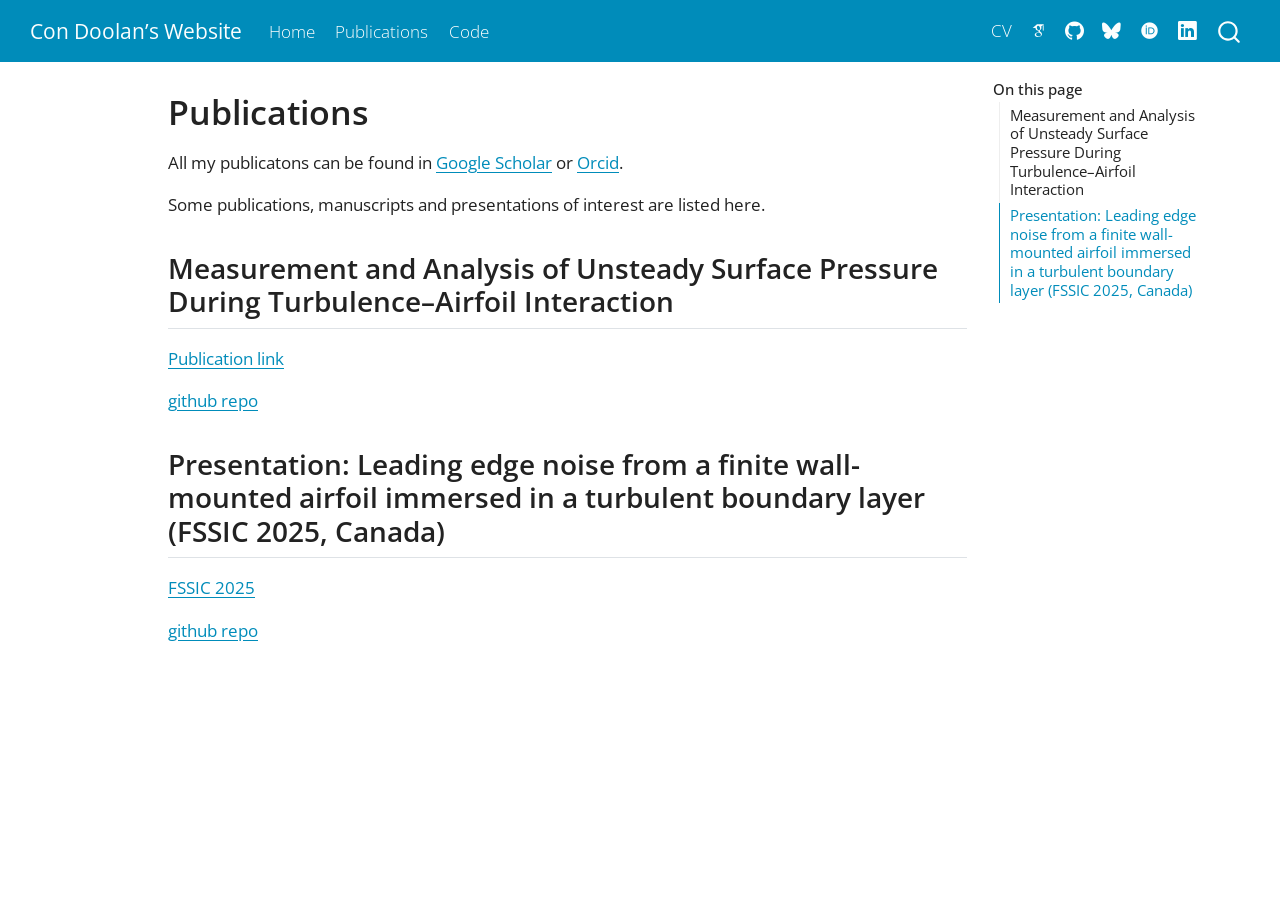
<file: docs/papers.html>
<!DOCTYPE html>
<html xmlns="http://www.w3.org/1999/xhtml" lang="en" xml:lang="en"><head>

<meta charset="utf-8">
<meta name="generator" content="quarto-1.10.18">

<meta name="viewport" content="width=device-width, initial-scale=1.0, user-scalable=yes">

<meta name="author" content="Prof Con Doolan">
<meta name="description" content="Academic Website for Con Doolan">

<title>Publications – Con Doolan’s Website</title>
<style>
/* Default styles provided by pandoc.
** See https://pandoc.org/MANUAL.html#variables-for-html for config info.
*/
span.smallcaps{font-variant: small-caps;}
div.columns{display: flex; gap: 1.5em;}
div.column{flex: auto;}
@media screen {
div.columns{gap: min(4vw, 1.5em);}
div.column{overflow-x: auto;}
}
div.hanging-indent{margin-left: 1.5em; text-indent: -1.5em;}
ul.task-list{list-style: none;}
ul.task-list li input[type="checkbox"] {
  width: 0.8em;
  margin: 0 0.8em 0.2em -1em; /* quarto-specific, see https://github.com/quarto-dev/quarto-cli/issues/4556 */ 
  vertical-align: middle;
}
</style>


<script src="site_libs/quarto-nav/quarto-nav.js"></script>
<script src="site_libs/quarto-nav/headroom.min.js"></script>
<script src="site_libs/clipboard/clipboard.min.js"></script>
<script src="site_libs/quarto-search/autocomplete.umd.js"></script>
<script src="site_libs/quarto-search/fuse.min.js"></script>
<script src="site_libs/quarto-search/quarto-search.js"></script>
<meta name="quarto:offset" content="./">
<script src="site_libs/quarto-html/quarto.js" type="module"></script>
<script src="site_libs/quarto-html/tabsets/tabsets.js" type="module"></script>
<script src="site_libs/quarto-html/popper.min.js"></script>
<script src="site_libs/quarto-html/tippy.umd.min.js"></script>
<script src="site_libs/quarto-html/anchor.min.js"></script>
<link href="site_libs/quarto-html/tippy.css" rel="stylesheet">
<link href="site_libs/quarto-html/quarto-syntax-highlighting-64a204ab8560d761af7679ceaba22944.css" rel="stylesheet" id="quarto-text-highlighting-styles">
<script src="site_libs/bootstrap/bootstrap.min.js"></script>
<link href="site_libs/bootstrap/bootstrap-icons.css" rel="stylesheet">
<link href="site_libs/bootstrap/bootstrap-bf033f26103438f8c76aa011f4823746.min.css" rel="stylesheet" append-hash="true" id="quarto-bootstrap" data-mode="light">
<link href="site_libs/quarto-contrib/academicons-1.9.4/all.css" rel="stylesheet">
<link href="site_libs/quarto-contrib/academicons-1.9.4/size.css" rel="stylesheet">
<script id="quarto-search-options" type="application/json">{
  "location": "navbar",
  "copy-button": false,
  "collapse-after": 3,
  "panel-placement": "end",
  "type": "overlay",
  "limit": 50,
  "keyboard-shortcut": [
    "f",
    "/",
    "s"
  ],
  "show-item-context": false,
  "language": {
    "search-no-results-text": "No results",
    "search-matching-documents-text": "matching documents",
    "search-copy-link-title": "Copy link to search",
    "search-hide-matches-text": "Hide additional matches",
    "search-more-match-text": "more match in this document",
    "search-more-matches-text": "more matches in this document",
    "search-clear-button-title": "Clear",
    "search-text-placeholder": "",
    "search-detached-cancel-button-title": "Cancel",
    "search-submit-button-title": "Submit",
    "search-label": "Search"
  }
}</script>


<link rel="stylesheet" href="styles.css">
<meta property="og:title" content="Publications – Con Doolan’s Website">
<meta property="og:description" content="Prof Con Doolan’s Website">
<meta property="og:image" content="https://quarto.org/quarto.png">
<meta property="og:site_name" content="Con Doolan’s Website">
</head>

<body class="nav-fixed quarto-light">

<div id="quarto-search-results"></div>
  <header id="quarto-header" class="headroom fixed-top">
    <nav class="navbar navbar-expand-lg " data-bs-theme="dark">
      <div class="navbar-container container-fluid">
      <div class="navbar-brand-container mx-auto">
    <a class="navbar-brand" href="./index.html">
    <span class="navbar-title">Con Doolan’s Website</span>
    </a>
  </div>
            <div id="quarto-search" class="" title="Search"></div>
          <button class="navbar-toggler" type="button" data-bs-toggle="collapse" data-bs-target="#navbarCollapse" aria-controls="navbarCollapse" role="menu" aria-expanded="false" aria-label="Toggle navigation" onclick="if (window.quartoToggleHeadroom) { window.quartoToggleHeadroom(); }">
  <span class="navbar-toggler-icon"></span>
</button>
          <div class="collapse navbar-collapse" id="navbarCollapse">
            <ul class="navbar-nav navbar-nav-scroll me-auto">
  <li class="nav-item">
    <a class="nav-link" href="./index.html"> 
<span class="menu-text">Home</span></a>
  </li>  
  <li class="nav-item">
    <a class="nav-link active" href="./papers.html" aria-current="page"> 
<span class="menu-text">Publications</span></a>
  </li>  
  <li class="nav-item">
    <a class="nav-link" href="./code.html"> 
<span class="menu-text">Code</span></a>
  </li>  
</ul>
            <ul class="navbar-nav navbar-nav-scroll ms-auto">
  <li class="nav-item">
    <a class="nav-link" href="./files/CV.html"> 
<span class="menu-text">CV</span></a>
  </li>  
  <li class="nav-item">
    <a class="nav-link" href="https://scholar.google.com.au/citations?user=IQULbjsAAAAJ&amp;hl=en" target="_blank"> 
<span class="menu-text"><i class="ai  ai-google-scholar" aria-label="google-scholar"></i></span></a>
  </li>  
  <li class="nav-item compact">
    <a class="nav-link" href="https://github.com/condoolan/" target="_blank"> <i class="bi bi-github" role="img">
</i> 
<span class="menu-text"></span></a>
  </li>  
  <li class="nav-item compact">
    <a class="nav-link" href="https://bsky.app/profile/condoolan.bsky.social" target="_blank"> <i class="bi bi-bluesky" role="img">
</i> 
<span class="menu-text"></span></a>
  </li>  
  <li class="nav-item">
    <a class="nav-link" href="https://orcid.org/0000-0002-1261-6035" target="_blank"> 
<span class="menu-text"><i class="ai  ai-orcid" aria-label="orcid"></i></span></a>
  </li>  
  <li class="nav-item compact">
    <a class="nav-link" href="https://www.linkedin.com/in/condoolan/"> <i class="bi bi-linkedin" role="img">
</i> 
<span class="menu-text"></span></a>
  </li>  
</ul>
          </div> <!-- /navcollapse -->
            <div class="quarto-navbar-tools">
</div>
      </div> <!-- /container-fluid -->
    </nav>
</header>
<!-- content -->
<div id="quarto-content" class="quarto-container page-columns page-rows-contents page-layout-article page-navbar">
<!-- sidebar -->
<!-- margin-sidebar -->
    <div id="quarto-margin-sidebar" class="sidebar margin-sidebar">
        <nav id="TOC" role="doc-toc" class="toc-active">
    <h2 id="toc-title">On this page</h2>
   
  <ul>
  <li><a href="#measurement-and-analysis-of-unsteady-surface-pressure-during-turbulenceairfoil-interaction" id="toc-measurement-and-analysis-of-unsteady-surface-pressure-during-turbulenceairfoil-interaction" class="nav-link active" data-scroll-target="#measurement-and-analysis-of-unsteady-surface-pressure-during-turbulenceairfoil-interaction">Measurement and Analysis of Unsteady Surface Pressure During Turbulence–Airfoil Interaction</a></li>
  <li><a href="#presentation-leading-edge-noise-from-a-finite-wall-mounted-airfoil-immersed-in-a-turbulent-boundary-layer-fssic-2025-canada" id="toc-presentation-leading-edge-noise-from-a-finite-wall-mounted-airfoil-immersed-in-a-turbulent-boundary-layer-fssic-2025-canada" class="nav-link" data-scroll-target="#presentation-leading-edge-noise-from-a-finite-wall-mounted-airfoil-immersed-in-a-turbulent-boundary-layer-fssic-2025-canada">Presentation: Leading edge noise from a finite wall-mounted airfoil immersed in a turbulent boundary layer (FSSIC 2025, Canada)</a></li>
  </ul>
</nav>
    </div>
<!-- main -->
<main class="content" id="quarto-document-content">

<header id="title-block-header" class="quarto-title-block default">
<div class="quarto-title">
<h1 class="title">Publications</h1>
</div>



<div class="quarto-title-meta">

    
  
    
  </div>
  


</header>


<p>All my publicatons can be found in <a href="https://scholar.google.com.au/citations?user=IQULbjsAAAAJ&amp;hl=en">Google Scholar</a> or <a href="https://orcid.org/0000-0002-1261-6035">Orcid</a>.</p>
<p>Some publications, manuscripts and presentations of interest are listed here.</p>
<section id="measurement-and-analysis-of-unsteady-surface-pressure-during-turbulenceairfoil-interaction" class="level2">
<h2 class="anchored" data-anchor-id="measurement-and-analysis-of-unsteady-surface-pressure-during-turbulenceairfoil-interaction">Measurement and Analysis of Unsteady Surface Pressure During Turbulence–Airfoil Interaction</h2>
<p><a href="https://arc.aiaa.org/doi/10.2514/1.J066488" target="_blank">Publication link</a></p>
<p><a href="https://github.com/condoolan/Pubs/tree/main/AIAA_2025" target="_blank">github repo</a></p>
</section>
<section id="presentation-leading-edge-noise-from-a-finite-wall-mounted-airfoil-immersed-in-a-turbulent-boundary-layer-fssic-2025-canada" class="level2">
<h2 class="anchored" data-anchor-id="presentation-leading-edge-noise-from-a-finite-wall-mounted-airfoil-immersed-in-a-turbulent-boundary-layer-fssic-2025-canada">Presentation: Leading edge noise from a finite wall-mounted airfoil immersed in a turbulent boundary layer (FSSIC 2025, Canada)</h2>
<p><a href="https://fssic2025.com/">FSSIC 2025</a></p>
<p><a href="https://github.com/condoolan/Pubs/tree/main/FSSIC_25">github repo</a></p>
<!--[Research](res_papers.qmd)


[Learning](learning_papers.qmd)

Here are some papers with full docs-->


</section>

</main> <!-- /main -->
<script id="quarto-html-after-body" type="application/javascript">
  window.document.addEventListener("DOMContentLoaded", function (event) {
    const icon = "";
    const anchorJS = new window.AnchorJS();
    anchorJS.options = {
      placement: 'right',
      icon: icon
    };
    anchorJS.add('.anchored');
    const isCodeAnnotation = (el) => {
      for (const clz of el.classList) {
        if (clz.startsWith('code-annotation-')) {                     
          return true;
        }
      }
      return false;
    }
    const onCopySuccess = function(e) {
      // button target
      const button = e.trigger;
      // don't keep focus
      button.blur();
      // flash "checked"
      button.classList.add('code-copy-button-checked');
      var currentTitle = button.getAttribute("title");
      button.setAttribute("title", "Copied!");
      let tooltip;
      if (window.bootstrap) {
        button.setAttribute("data-bs-toggle", "tooltip");
        button.setAttribute("data-bs-placement", "left");
        button.setAttribute("data-bs-title", "Copied!");
        tooltip = new bootstrap.Tooltip(button, 
          { trigger: "manual", 
            customClass: "code-copy-button-tooltip",
            offset: [0, -8]});
        tooltip.show();    
      }
      setTimeout(function() {
        if (tooltip) {
          tooltip.hide();
          button.removeAttribute("data-bs-title");
          button.removeAttribute("data-bs-toggle");
          button.removeAttribute("data-bs-placement");
        }
        button.setAttribute("title", currentTitle);
        button.classList.remove('code-copy-button-checked');
      }, 1000);
      // clear code selection
      e.clearSelection();
    }
    const getTextToCopy = function(trigger) {
      const outerScaffold = trigger.parentElement.cloneNode(true);
      const codeEl = outerScaffold.querySelector('code');
      for (const childEl of codeEl.children) {
        if (isCodeAnnotation(childEl)) {
          childEl.remove();
        }
      }
      return codeEl.innerText;
    }
    const clipboard = new window.ClipboardJS('.code-copy-button:not([data-in-quarto-modal])', {
      text: getTextToCopy
    });
    clipboard.on('success', onCopySuccess);
    if (window.document.getElementById('quarto-embedded-source-code-modal')) {
      const clipboardModal = new window.ClipboardJS('.code-copy-button[data-in-quarto-modal]', {
        text: getTextToCopy,
        container: window.document.getElementById('quarto-embedded-source-code-modal')
      });
      clipboardModal.on('success', onCopySuccess);
    }
      var localhostRegex = new RegExp(/^(?:http|https):\/\/localhost\:?[0-9]*\//);
      var mailtoRegex = new RegExp(/^mailto:/);
        var filterRegex = new RegExp('/' + window.location.host + '/');
      var isInternal = (href) => {
          return filterRegex.test(href) || localhostRegex.test(href) || mailtoRegex.test(href);
      }
      // Inspect non-navigation links and adorn them if external
     var links = window.document.querySelectorAll('a[href]:not(.nav-link):not(.navbar-brand):not(.toc-action):not(.sidebar-link):not(.sidebar-item-toggle):not(.pagination-link):not(.no-external):not([aria-hidden]):not(.dropdown-item):not(.quarto-navigation-tool):not(.about-link)');
      for (var i=0; i<links.length; i++) {
        const link = links[i];
        if (!isInternal(link.href)) {
          // undo the damage that might have been done by quarto-nav.js in the case of
          // links that we want to consider external
          if (link.dataset.originalHref !== undefined) {
            link.href = link.dataset.originalHref;
          }
        }
      }
    function tippyHover(el, contentFn, onTriggerFn, onUntriggerFn) {
      const config = {
        allowHTML: true,
        maxWidth: 500,
        delay: 100,
        arrow: false,
        appendTo: function(el) {
            return el.parentElement;
        },
        interactive: true,
        interactiveBorder: 10,
        theme: 'quarto',
        placement: 'bottom-start',
      };
      if (contentFn) {
        config.content = contentFn;
      }
      if (onTriggerFn) {
        config.onTrigger = onTriggerFn;
      }
      if (onUntriggerFn) {
        config.onUntrigger = onUntriggerFn;
      }
      window.tippy(el, config); 
    }
    const noterefs = window.document.querySelectorAll('a[role="doc-noteref"]');
    for (var i=0; i<noterefs.length; i++) {
      const ref = noterefs[i];
      tippyHover(ref, function() {
        // use id or data attribute instead here
        let href = ref.getAttribute('data-footnote-href') || ref.getAttribute('href');
        try { href = new URL(href).hash; } catch {}
        const id = href.replace(/^#\/?/, "");
        const note = window.document.getElementById(id);
        if (note) {
          return note.innerHTML;
        } else {
          return "";
        }
      });
    }
    const xrefs = window.document.querySelectorAll('a.quarto-xref');
    const processXRef = (id, note) => {
      // Strip column container classes
      const stripColumnClz = (el) => {
        el.classList.remove("page-full", "page-columns");
        if (el.children) {
          for (const child of el.children) {
            stripColumnClz(child);
          }
        }
      }
      stripColumnClz(note)
      if (id === null || id.startsWith('sec-')) {
        // Special case sections, only their first couple elements
        const container = document.createElement("div");
        if (note.children && note.children.length > 2) {
          container.appendChild(note.children[0].cloneNode(true));
          for (let i = 1; i < note.children.length; i++) {
            const child = note.children[i];
            if (child.tagName === "P" && child.innerText === "") {
              continue;
            } else {
              container.appendChild(child.cloneNode(true));
              break;
            }
          }
          if (window.Quarto?.typesetMath) {
            window.Quarto.typesetMath(container);
          }
          return container.innerHTML
        } else {
          if (window.Quarto?.typesetMath) {
            window.Quarto.typesetMath(note);
          }
          return note.innerHTML;
        }
      } else {
        // Remove any anchor links if they are present
        const anchorLink = note.querySelector('a.anchorjs-link');
        if (anchorLink) {
          anchorLink.remove();
        }
        if (window.Quarto?.typesetMath) {
          window.Quarto.typesetMath(note);
        }
        if (note.classList.contains("callout")) {
          return note.outerHTML;
        } else {
          return note.innerHTML;
        }
      }
    }
    for (var i=0; i<xrefs.length; i++) {
      const xref = xrefs[i];
      tippyHover(xref, undefined, function(instance) {
        instance.disable();
        let url = xref.getAttribute('href');
        let hash = undefined; 
        if (url.startsWith('#')) {
          hash = url;
        } else {
          try { hash = new URL(url).hash; } catch {}
        }
        if (hash) {
          const id = hash.replace(/^#\/?/, "");
          const note = window.document.getElementById(id);
          if (note !== null) {
            try {
              const html = processXRef(id, note.cloneNode(true));
              instance.setContent(html);
            } finally {
              instance.enable();
              instance.show();
            }
          } else {
            // See if we can fetch this
            fetch(url.split('#')[0])
            .then(res => res.text())
            .then(html => {
              const parser = new DOMParser();
              const htmlDoc = parser.parseFromString(html, "text/html");
              const note = htmlDoc.getElementById(id);
              if (note !== null) {
                const html = processXRef(id, note);
                instance.setContent(html);
              } 
            }).finally(() => {
              instance.enable();
              instance.show();
            });
          }
        } else {
          // See if we can fetch a full url (with no hash to target)
          // This is a special case and we should probably do some content thinning / targeting
          fetch(url)
          .then(res => res.text())
          .then(html => {
            const parser = new DOMParser();
            const htmlDoc = parser.parseFromString(html, "text/html");
            const note = htmlDoc.querySelector('main.content');
            if (note !== null) {
              // This should only happen for chapter cross references
              // (since there is no id in the URL)
              // remove the first header
              if (note.children.length > 0 && note.children[0].tagName === "HEADER") {
                note.children[0].remove();
              }
              const html = processXRef(null, note);
              instance.setContent(html);
            } 
          }).finally(() => {
            instance.enable();
            instance.show();
          });
        }
      }, function(instance) {
      });
    }
        let selectedAnnoteEl;
        const selectorForAnnotation = ( cell, annotation) => {
          let cellAttr = 'data-code-cell="' + cell + '"';
          let lineAttr = 'data-code-annotation="' +  annotation + '"';
          const selector = 'span[' + cellAttr + '][' + lineAttr + ']';
          return selector;
        }
        const selectCodeLines = (annoteEl) => {
          const doc = window.document;
          const targetCell = annoteEl.getAttribute("data-target-cell");
          const targetAnnotation = annoteEl.getAttribute("data-target-annotation");
          const annoteSpan = window.document.querySelector(selectorForAnnotation(targetCell, targetAnnotation));
          const lines = annoteSpan.getAttribute("data-code-lines").split(",");
          const lineIds = lines.map((line) => {
            return targetCell + "-" + line;
          })
          let top = null;
          let height = null;
          let parent = null;
          if (lineIds.length > 0) {
              //compute the position of the single el (top and bottom and make a div)
              const el = window.document.getElementById(lineIds[0]);
              top = el.offsetTop;
              height = el.offsetHeight;
              parent = el.parentElement.parentElement;
            if (lineIds.length > 1) {
              const lastEl = window.document.getElementById(lineIds[lineIds.length - 1]);
              const bottom = lastEl.offsetTop + lastEl.offsetHeight;
              height = bottom - top;
            }
            if (top !== null && height !== null && parent !== null) {
              // cook up a div (if necessary) and position it 
              let div = window.document.getElementById("code-annotation-line-highlight");
              if (div === null) {
                div = window.document.createElement("div");
                div.setAttribute("id", "code-annotation-line-highlight");
                div.style.position = 'absolute';
                parent.appendChild(div);
              }
              div.style.top = top - 2 + "px";
              div.style.height = height + 4 + "px";
              div.style.left = 0;
              let gutterDiv = window.document.getElementById("code-annotation-line-highlight-gutter");
              if (gutterDiv === null) {
                gutterDiv = window.document.createElement("div");
                gutterDiv.setAttribute("id", "code-annotation-line-highlight-gutter");
                gutterDiv.style.position = 'absolute';
                const codeCell = window.document.getElementById(targetCell);
                const gutter = codeCell.querySelector('.code-annotation-gutter');
                gutter.appendChild(gutterDiv);
              }
              gutterDiv.style.top = top - 2 + "px";
              gutterDiv.style.height = height + 4 + "px";
            }
            selectedAnnoteEl = annoteEl;
          }
        };
        const unselectCodeLines = () => {
          const elementsIds = ["code-annotation-line-highlight", "code-annotation-line-highlight-gutter"];
          elementsIds.forEach((elId) => {
            const div = window.document.getElementById(elId);
            if (div) {
              div.remove();
            }
          });
          selectedAnnoteEl = undefined;
        };
          // Handle positioning of the toggle
      window.addEventListener(
        "resize",
        throttle(() => {
          elRect = undefined;
          if (selectedAnnoteEl) {
            selectCodeLines(selectedAnnoteEl);
          }
        }, 10)
      );
      function throttle(fn, ms) {
      let throttle = false;
      let timer;
        return (...args) => {
          if(!throttle) { // first call gets through
              fn.apply(this, args);
              throttle = true;
          } else { // all the others get throttled
              if(timer) clearTimeout(timer); // cancel #2
              timer = setTimeout(() => {
                fn.apply(this, args);
                timer = throttle = false;
              }, ms);
          }
        };
      }
        // Attach click handler to the DT
        const annoteDls = window.document.querySelectorAll('dt[data-target-cell]');
        for (const annoteDlNode of annoteDls) {
          annoteDlNode.addEventListener('click', (event) => {
            const clickedEl = event.target;
            if (clickedEl !== selectedAnnoteEl) {
              unselectCodeLines();
              const activeEl = window.document.querySelector('dt[data-target-cell].code-annotation-active');
              if (activeEl) {
                activeEl.classList.remove('code-annotation-active');
              }
              selectCodeLines(clickedEl);
              clickedEl.classList.add('code-annotation-active');
            } else {
              // Unselect the line
              unselectCodeLines();
              clickedEl.classList.remove('code-annotation-active');
            }
          });
        }
    const findCites = (el) => {
      const parentEl = el.parentElement;
      if (parentEl) {
        const cites = parentEl.dataset.cites;
        if (cites) {
          return {
            el,
            cites: cites.split(' ')
          };
        } else {
          return findCites(el.parentElement)
        }
      } else {
        return undefined;
      }
    };
    var bibliorefs = window.document.querySelectorAll('a[role="doc-biblioref"]');
    for (var i=0; i<bibliorefs.length; i++) {
      const ref = bibliorefs[i];
      const citeInfo = findCites(ref);
      if (citeInfo) {
        tippyHover(citeInfo.el, function() {
          var popup = window.document.createElement('div');
          citeInfo.cites.forEach(function(cite) {
            var citeDiv = window.document.createElement('div');
            citeDiv.classList.add('hanging-indent');
            citeDiv.classList.add('csl-entry');
            var biblioDiv = window.document.getElementById('ref-' + cite);
            if (biblioDiv) {
              citeDiv.innerHTML = biblioDiv.innerHTML;
            }
            popup.appendChild(citeDiv);
          });
          return popup.innerHTML;
        });
      }
    }
  });
  </script>
</div> <!-- /content -->




</body></html>
</file>
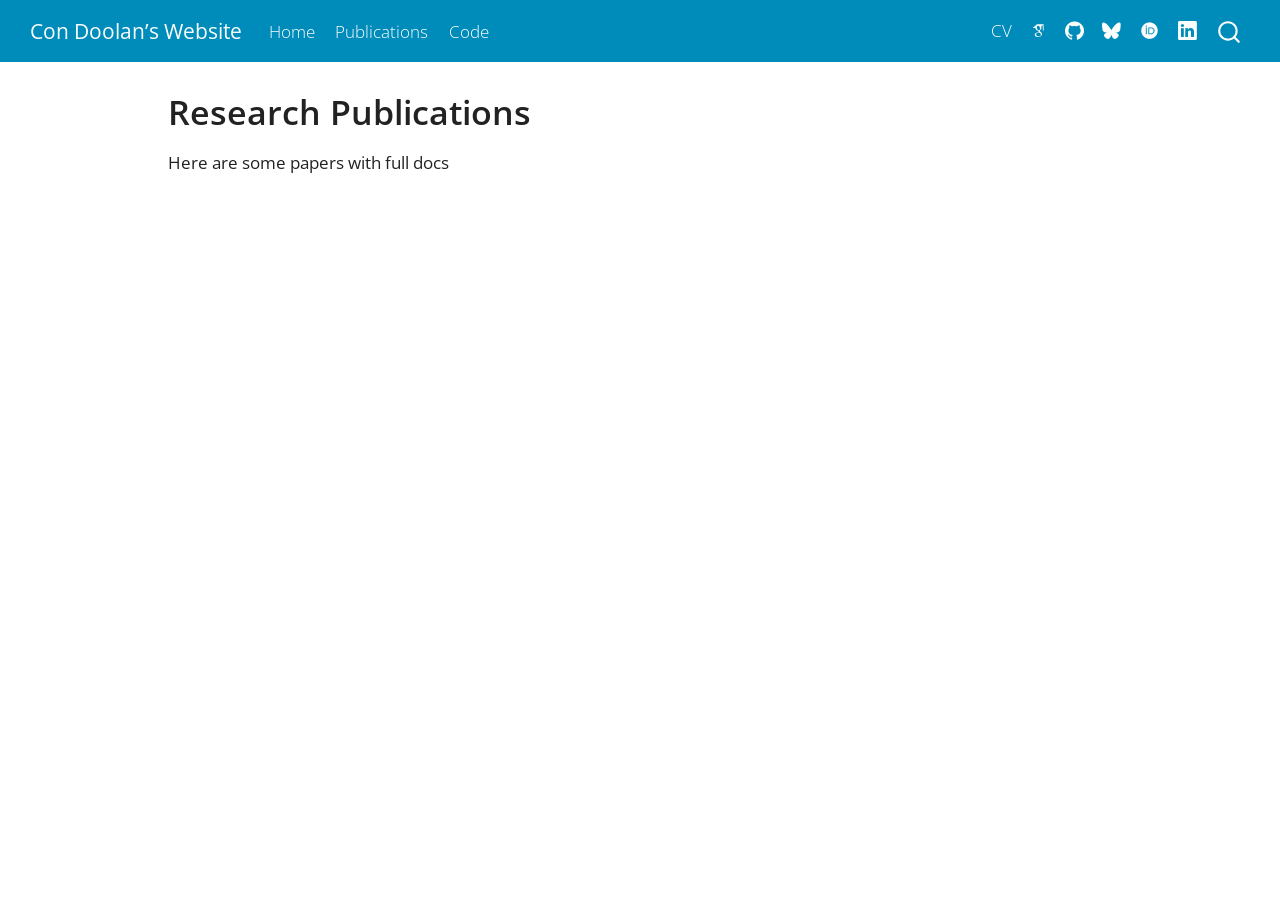
<file: docs/res_papers.html>
<!DOCTYPE html>
<html xmlns="http://www.w3.org/1999/xhtml" lang="en" xml:lang="en"><head>

<meta charset="utf-8">
<meta name="generator" content="quarto-1.10.18">

<meta name="viewport" content="width=device-width, initial-scale=1.0, user-scalable=yes">

<meta name="author" content="Prof Con Doolan">
<meta name="description" content="Academic Website for Con Doolan">

<title>Research Publications – Con Doolan’s Website</title>
<style>
/* Default styles provided by pandoc.
** See https://pandoc.org/MANUAL.html#variables-for-html for config info.
*/
span.smallcaps{font-variant: small-caps;}
div.columns{display: flex; gap: 1.5em;}
div.column{flex: auto;}
@media screen {
div.columns{gap: min(4vw, 1.5em);}
div.column{overflow-x: auto;}
}
div.hanging-indent{margin-left: 1.5em; text-indent: -1.5em;}
ul.task-list{list-style: none;}
ul.task-list li input[type="checkbox"] {
  width: 0.8em;
  margin: 0 0.8em 0.2em -1em; /* quarto-specific, see https://github.com/quarto-dev/quarto-cli/issues/4556 */ 
  vertical-align: middle;
}
</style>


<script src="site_libs/quarto-nav/quarto-nav.js"></script>
<script src="site_libs/quarto-nav/headroom.min.js"></script>
<script src="site_libs/clipboard/clipboard.min.js"></script>
<script src="site_libs/quarto-search/autocomplete.umd.js"></script>
<script src="site_libs/quarto-search/fuse.min.js"></script>
<script src="site_libs/quarto-search/quarto-search.js"></script>
<meta name="quarto:offset" content="./">
<script src="site_libs/quarto-html/quarto.js" type="module"></script>
<script src="site_libs/quarto-html/tabsets/tabsets.js" type="module"></script>
<script src="site_libs/quarto-html/popper.min.js"></script>
<script src="site_libs/quarto-html/tippy.umd.min.js"></script>
<script src="site_libs/quarto-html/anchor.min.js"></script>
<link href="site_libs/quarto-html/tippy.css" rel="stylesheet">
<link href="site_libs/quarto-html/quarto-syntax-highlighting-64a204ab8560d761af7679ceaba22944.css" rel="stylesheet" id="quarto-text-highlighting-styles">
<script src="site_libs/bootstrap/bootstrap.min.js"></script>
<link href="site_libs/bootstrap/bootstrap-icons.css" rel="stylesheet">
<link href="site_libs/bootstrap/bootstrap-bf033f26103438f8c76aa011f4823746.min.css" rel="stylesheet" append-hash="true" id="quarto-bootstrap" data-mode="light">
<link href="site_libs/quarto-contrib/academicons-1.9.4/all.css" rel="stylesheet">
<link href="site_libs/quarto-contrib/academicons-1.9.4/size.css" rel="stylesheet">
<script id="quarto-search-options" type="application/json">{
  "location": "navbar",
  "copy-button": false,
  "collapse-after": 3,
  "panel-placement": "end",
  "type": "overlay",
  "limit": 50,
  "keyboard-shortcut": [
    "f",
    "/",
    "s"
  ],
  "show-item-context": false,
  "language": {
    "search-no-results-text": "No results",
    "search-matching-documents-text": "matching documents",
    "search-copy-link-title": "Copy link to search",
    "search-hide-matches-text": "Hide additional matches",
    "search-more-match-text": "more match in this document",
    "search-more-matches-text": "more matches in this document",
    "search-clear-button-title": "Clear",
    "search-text-placeholder": "",
    "search-detached-cancel-button-title": "Cancel",
    "search-submit-button-title": "Submit",
    "search-label": "Search"
  }
}</script>


<link rel="stylesheet" href="styles.css">
<meta property="og:title" content="Research Publications – Con Doolan’s Website">
<meta property="og:description" content="Prof Con Doolan’s Website">
<meta property="og:image" content="https://quarto.org/quarto.png">
<meta property="og:site_name" content="Con Doolan’s Website">
</head>

<body class="nav-fixed quarto-light">

<div id="quarto-search-results"></div>
  <header id="quarto-header" class="headroom fixed-top">
    <nav class="navbar navbar-expand-lg " data-bs-theme="dark">
      <div class="navbar-container container-fluid">
      <div class="navbar-brand-container mx-auto">
    <a class="navbar-brand" href="./index.html">
    <span class="navbar-title">Con Doolan’s Website</span>
    </a>
  </div>
            <div id="quarto-search" class="" title="Search"></div>
          <button class="navbar-toggler" type="button" data-bs-toggle="collapse" data-bs-target="#navbarCollapse" aria-controls="navbarCollapse" role="menu" aria-expanded="false" aria-label="Toggle navigation" onclick="if (window.quartoToggleHeadroom) { window.quartoToggleHeadroom(); }">
  <span class="navbar-toggler-icon"></span>
</button>
          <div class="collapse navbar-collapse" id="navbarCollapse">
            <ul class="navbar-nav navbar-nav-scroll me-auto">
  <li class="nav-item">
    <a class="nav-link" href="./index.html"> 
<span class="menu-text">Home</span></a>
  </li>  
  <li class="nav-item">
    <a class="nav-link" href="./papers.html"> 
<span class="menu-text">Publications</span></a>
  </li>  
  <li class="nav-item">
    <a class="nav-link" href="./code.html"> 
<span class="menu-text">Code</span></a>
  </li>  
</ul>
            <ul class="navbar-nav navbar-nav-scroll ms-auto">
  <li class="nav-item">
    <a class="nav-link" href="./files/CV.html"> 
<span class="menu-text">CV</span></a>
  </li>  
  <li class="nav-item">
    <a class="nav-link" href="https://scholar.google.com.au/citations?user=IQULbjsAAAAJ&amp;hl=en" target="_blank"> 
<span class="menu-text"><i class="ai  ai-google-scholar" aria-label="google-scholar"></i></span></a>
  </li>  
  <li class="nav-item compact">
    <a class="nav-link" href="https://github.com/condoolan/" target="_blank"> <i class="bi bi-github" role="img">
</i> 
<span class="menu-text"></span></a>
  </li>  
  <li class="nav-item compact">
    <a class="nav-link" href="https://bsky.app/profile/condoolan.bsky.social" target="_blank"> <i class="bi bi-bluesky" role="img">
</i> 
<span class="menu-text"></span></a>
  </li>  
  <li class="nav-item">
    <a class="nav-link" href="https://orcid.org/0000-0002-1261-6035" target="_blank"> 
<span class="menu-text"><i class="ai  ai-orcid" aria-label="orcid"></i></span></a>
  </li>  
  <li class="nav-item compact">
    <a class="nav-link" href="https://www.linkedin.com/in/condoolan/"> <i class="bi bi-linkedin" role="img">
</i> 
<span class="menu-text"></span></a>
  </li>  
</ul>
          </div> <!-- /navcollapse -->
            <div class="quarto-navbar-tools">
</div>
      </div> <!-- /container-fluid -->
    </nav>
</header>
<!-- content -->
<div id="quarto-content" class="quarto-container page-columns page-rows-contents page-layout-article page-navbar">
<!-- sidebar -->
<!-- margin-sidebar -->
    <div id="quarto-margin-sidebar" class="sidebar margin-sidebar zindex-bottom">
        
    </div>
<!-- main -->
<main class="content" id="quarto-document-content">

<header id="title-block-header" class="quarto-title-block default">
<div class="quarto-title">
<h1 class="title">Research Publications</h1>
</div>



<div class="quarto-title-meta">

    
  
    
  </div>
  


</header>


<p>Here are some papers with full docs</p>



</main> <!-- /main -->
<script id="quarto-html-after-body" type="application/javascript">
  window.document.addEventListener("DOMContentLoaded", function (event) {
    const icon = "";
    const anchorJS = new window.AnchorJS();
    anchorJS.options = {
      placement: 'right',
      icon: icon
    };
    anchorJS.add('.anchored');
    const isCodeAnnotation = (el) => {
      for (const clz of el.classList) {
        if (clz.startsWith('code-annotation-')) {                     
          return true;
        }
      }
      return false;
    }
    const onCopySuccess = function(e) {
      // button target
      const button = e.trigger;
      // don't keep focus
      button.blur();
      // flash "checked"
      button.classList.add('code-copy-button-checked');
      var currentTitle = button.getAttribute("title");
      button.setAttribute("title", "Copied!");
      let tooltip;
      if (window.bootstrap) {
        button.setAttribute("data-bs-toggle", "tooltip");
        button.setAttribute("data-bs-placement", "left");
        button.setAttribute("data-bs-title", "Copied!");
        tooltip = new bootstrap.Tooltip(button, 
          { trigger: "manual", 
            customClass: "code-copy-button-tooltip",
            offset: [0, -8]});
        tooltip.show();    
      }
      setTimeout(function() {
        if (tooltip) {
          tooltip.hide();
          button.removeAttribute("data-bs-title");
          button.removeAttribute("data-bs-toggle");
          button.removeAttribute("data-bs-placement");
        }
        button.setAttribute("title", currentTitle);
        button.classList.remove('code-copy-button-checked');
      }, 1000);
      // clear code selection
      e.clearSelection();
    }
    const getTextToCopy = function(trigger) {
      const outerScaffold = trigger.parentElement.cloneNode(true);
      const codeEl = outerScaffold.querySelector('code');
      for (const childEl of codeEl.children) {
        if (isCodeAnnotation(childEl)) {
          childEl.remove();
        }
      }
      return codeEl.innerText;
    }
    const clipboard = new window.ClipboardJS('.code-copy-button:not([data-in-quarto-modal])', {
      text: getTextToCopy
    });
    clipboard.on('success', onCopySuccess);
    if (window.document.getElementById('quarto-embedded-source-code-modal')) {
      const clipboardModal = new window.ClipboardJS('.code-copy-button[data-in-quarto-modal]', {
        text: getTextToCopy,
        container: window.document.getElementById('quarto-embedded-source-code-modal')
      });
      clipboardModal.on('success', onCopySuccess);
    }
      var localhostRegex = new RegExp(/^(?:http|https):\/\/localhost\:?[0-9]*\//);
      var mailtoRegex = new RegExp(/^mailto:/);
        var filterRegex = new RegExp('/' + window.location.host + '/');
      var isInternal = (href) => {
          return filterRegex.test(href) || localhostRegex.test(href) || mailtoRegex.test(href);
      }
      // Inspect non-navigation links and adorn them if external
     var links = window.document.querySelectorAll('a[href]:not(.nav-link):not(.navbar-brand):not(.toc-action):not(.sidebar-link):not(.sidebar-item-toggle):not(.pagination-link):not(.no-external):not([aria-hidden]):not(.dropdown-item):not(.quarto-navigation-tool):not(.about-link)');
      for (var i=0; i<links.length; i++) {
        const link = links[i];
        if (!isInternal(link.href)) {
          // undo the damage that might have been done by quarto-nav.js in the case of
          // links that we want to consider external
          if (link.dataset.originalHref !== undefined) {
            link.href = link.dataset.originalHref;
          }
        }
      }
    function tippyHover(el, contentFn, onTriggerFn, onUntriggerFn) {
      const config = {
        allowHTML: true,
        maxWidth: 500,
        delay: 100,
        arrow: false,
        appendTo: function(el) {
            return el.parentElement;
        },
        interactive: true,
        interactiveBorder: 10,
        theme: 'quarto',
        placement: 'bottom-start',
      };
      if (contentFn) {
        config.content = contentFn;
      }
      if (onTriggerFn) {
        config.onTrigger = onTriggerFn;
      }
      if (onUntriggerFn) {
        config.onUntrigger = onUntriggerFn;
      }
      window.tippy(el, config); 
    }
    const noterefs = window.document.querySelectorAll('a[role="doc-noteref"]');
    for (var i=0; i<noterefs.length; i++) {
      const ref = noterefs[i];
      tippyHover(ref, function() {
        // use id or data attribute instead here
        let href = ref.getAttribute('data-footnote-href') || ref.getAttribute('href');
        try { href = new URL(href).hash; } catch {}
        const id = href.replace(/^#\/?/, "");
        const note = window.document.getElementById(id);
        if (note) {
          return note.innerHTML;
        } else {
          return "";
        }
      });
    }
    const xrefs = window.document.querySelectorAll('a.quarto-xref');
    const processXRef = (id, note) => {
      // Strip column container classes
      const stripColumnClz = (el) => {
        el.classList.remove("page-full", "page-columns");
        if (el.children) {
          for (const child of el.children) {
            stripColumnClz(child);
          }
        }
      }
      stripColumnClz(note)
      if (id === null || id.startsWith('sec-')) {
        // Special case sections, only their first couple elements
        const container = document.createElement("div");
        if (note.children && note.children.length > 2) {
          container.appendChild(note.children[0].cloneNode(true));
          for (let i = 1; i < note.children.length; i++) {
            const child = note.children[i];
            if (child.tagName === "P" && child.innerText === "") {
              continue;
            } else {
              container.appendChild(child.cloneNode(true));
              break;
            }
          }
          if (window.Quarto?.typesetMath) {
            window.Quarto.typesetMath(container);
          }
          return container.innerHTML
        } else {
          if (window.Quarto?.typesetMath) {
            window.Quarto.typesetMath(note);
          }
          return note.innerHTML;
        }
      } else {
        // Remove any anchor links if they are present
        const anchorLink = note.querySelector('a.anchorjs-link');
        if (anchorLink) {
          anchorLink.remove();
        }
        if (window.Quarto?.typesetMath) {
          window.Quarto.typesetMath(note);
        }
        if (note.classList.contains("callout")) {
          return note.outerHTML;
        } else {
          return note.innerHTML;
        }
      }
    }
    for (var i=0; i<xrefs.length; i++) {
      const xref = xrefs[i];
      tippyHover(xref, undefined, function(instance) {
        instance.disable();
        let url = xref.getAttribute('href');
        let hash = undefined; 
        if (url.startsWith('#')) {
          hash = url;
        } else {
          try { hash = new URL(url).hash; } catch {}
        }
        if (hash) {
          const id = hash.replace(/^#\/?/, "");
          const note = window.document.getElementById(id);
          if (note !== null) {
            try {
              const html = processXRef(id, note.cloneNode(true));
              instance.setContent(html);
            } finally {
              instance.enable();
              instance.show();
            }
          } else {
            // See if we can fetch this
            fetch(url.split('#')[0])
            .then(res => res.text())
            .then(html => {
              const parser = new DOMParser();
              const htmlDoc = parser.parseFromString(html, "text/html");
              const note = htmlDoc.getElementById(id);
              if (note !== null) {
                const html = processXRef(id, note);
                instance.setContent(html);
              } 
            }).finally(() => {
              instance.enable();
              instance.show();
            });
          }
        } else {
          // See if we can fetch a full url (with no hash to target)
          // This is a special case and we should probably do some content thinning / targeting
          fetch(url)
          .then(res => res.text())
          .then(html => {
            const parser = new DOMParser();
            const htmlDoc = parser.parseFromString(html, "text/html");
            const note = htmlDoc.querySelector('main.content');
            if (note !== null) {
              // This should only happen for chapter cross references
              // (since there is no id in the URL)
              // remove the first header
              if (note.children.length > 0 && note.children[0].tagName === "HEADER") {
                note.children[0].remove();
              }
              const html = processXRef(null, note);
              instance.setContent(html);
            } 
          }).finally(() => {
            instance.enable();
            instance.show();
          });
        }
      }, function(instance) {
      });
    }
        let selectedAnnoteEl;
        const selectorForAnnotation = ( cell, annotation) => {
          let cellAttr = 'data-code-cell="' + cell + '"';
          let lineAttr = 'data-code-annotation="' +  annotation + '"';
          const selector = 'span[' + cellAttr + '][' + lineAttr + ']';
          return selector;
        }
        const selectCodeLines = (annoteEl) => {
          const doc = window.document;
          const targetCell = annoteEl.getAttribute("data-target-cell");
          const targetAnnotation = annoteEl.getAttribute("data-target-annotation");
          const annoteSpan = window.document.querySelector(selectorForAnnotation(targetCell, targetAnnotation));
          const lines = annoteSpan.getAttribute("data-code-lines").split(",");
          const lineIds = lines.map((line) => {
            return targetCell + "-" + line;
          })
          let top = null;
          let height = null;
          let parent = null;
          if (lineIds.length > 0) {
              //compute the position of the single el (top and bottom and make a div)
              const el = window.document.getElementById(lineIds[0]);
              top = el.offsetTop;
              height = el.offsetHeight;
              parent = el.parentElement.parentElement;
            if (lineIds.length > 1) {
              const lastEl = window.document.getElementById(lineIds[lineIds.length - 1]);
              const bottom = lastEl.offsetTop + lastEl.offsetHeight;
              height = bottom - top;
            }
            if (top !== null && height !== null && parent !== null) {
              // cook up a div (if necessary) and position it 
              let div = window.document.getElementById("code-annotation-line-highlight");
              if (div === null) {
                div = window.document.createElement("div");
                div.setAttribute("id", "code-annotation-line-highlight");
                div.style.position = 'absolute';
                parent.appendChild(div);
              }
              div.style.top = top - 2 + "px";
              div.style.height = height + 4 + "px";
              div.style.left = 0;
              let gutterDiv = window.document.getElementById("code-annotation-line-highlight-gutter");
              if (gutterDiv === null) {
                gutterDiv = window.document.createElement("div");
                gutterDiv.setAttribute("id", "code-annotation-line-highlight-gutter");
                gutterDiv.style.position = 'absolute';
                const codeCell = window.document.getElementById(targetCell);
                const gutter = codeCell.querySelector('.code-annotation-gutter');
                gutter.appendChild(gutterDiv);
              }
              gutterDiv.style.top = top - 2 + "px";
              gutterDiv.style.height = height + 4 + "px";
            }
            selectedAnnoteEl = annoteEl;
          }
        };
        const unselectCodeLines = () => {
          const elementsIds = ["code-annotation-line-highlight", "code-annotation-line-highlight-gutter"];
          elementsIds.forEach((elId) => {
            const div = window.document.getElementById(elId);
            if (div) {
              div.remove();
            }
          });
          selectedAnnoteEl = undefined;
        };
          // Handle positioning of the toggle
      window.addEventListener(
        "resize",
        throttle(() => {
          elRect = undefined;
          if (selectedAnnoteEl) {
            selectCodeLines(selectedAnnoteEl);
          }
        }, 10)
      );
      function throttle(fn, ms) {
      let throttle = false;
      let timer;
        return (...args) => {
          if(!throttle) { // first call gets through
              fn.apply(this, args);
              throttle = true;
          } else { // all the others get throttled
              if(timer) clearTimeout(timer); // cancel #2
              timer = setTimeout(() => {
                fn.apply(this, args);
                timer = throttle = false;
              }, ms);
          }
        };
      }
        // Attach click handler to the DT
        const annoteDls = window.document.querySelectorAll('dt[data-target-cell]');
        for (const annoteDlNode of annoteDls) {
          annoteDlNode.addEventListener('click', (event) => {
            const clickedEl = event.target;
            if (clickedEl !== selectedAnnoteEl) {
              unselectCodeLines();
              const activeEl = window.document.querySelector('dt[data-target-cell].code-annotation-active');
              if (activeEl) {
                activeEl.classList.remove('code-annotation-active');
              }
              selectCodeLines(clickedEl);
              clickedEl.classList.add('code-annotation-active');
            } else {
              // Unselect the line
              unselectCodeLines();
              clickedEl.classList.remove('code-annotation-active');
            }
          });
        }
    const findCites = (el) => {
      const parentEl = el.parentElement;
      if (parentEl) {
        const cites = parentEl.dataset.cites;
        if (cites) {
          return {
            el,
            cites: cites.split(' ')
          };
        } else {
          return findCites(el.parentElement)
        }
      } else {
        return undefined;
      }
    };
    var bibliorefs = window.document.querySelectorAll('a[role="doc-biblioref"]');
    for (var i=0; i<bibliorefs.length; i++) {
      const ref = bibliorefs[i];
      const citeInfo = findCites(ref);
      if (citeInfo) {
        tippyHover(citeInfo.el, function() {
          var popup = window.document.createElement('div');
          citeInfo.cites.forEach(function(cite) {
            var citeDiv = window.document.createElement('div');
            citeDiv.classList.add('hanging-indent');
            citeDiv.classList.add('csl-entry');
            var biblioDiv = window.document.getElementById('ref-' + cite);
            if (biblioDiv) {
              citeDiv.innerHTML = biblioDiv.innerHTML;
            }
            popup.appendChild(citeDiv);
          });
          return popup.innerHTML;
        });
      }
    }
  });
  </script>
</div> <!-- /content -->




</body></html>
</file>
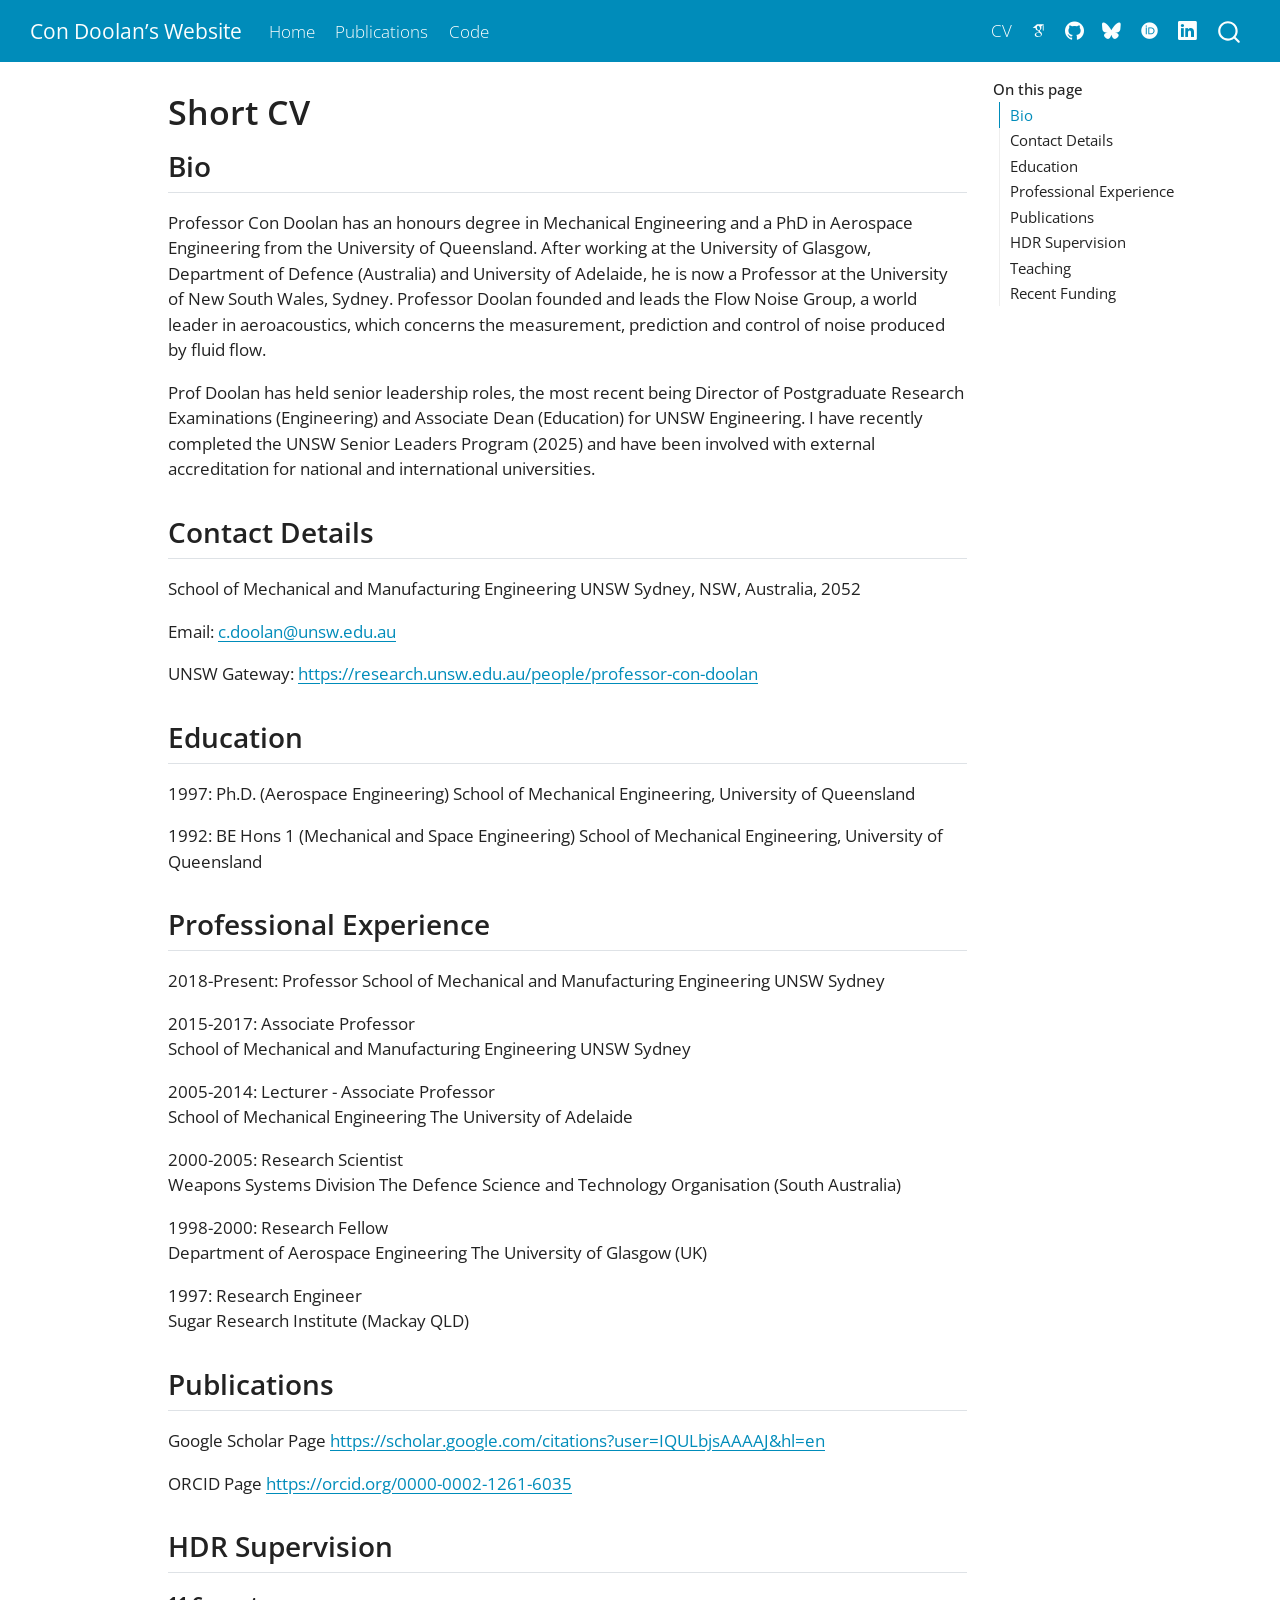
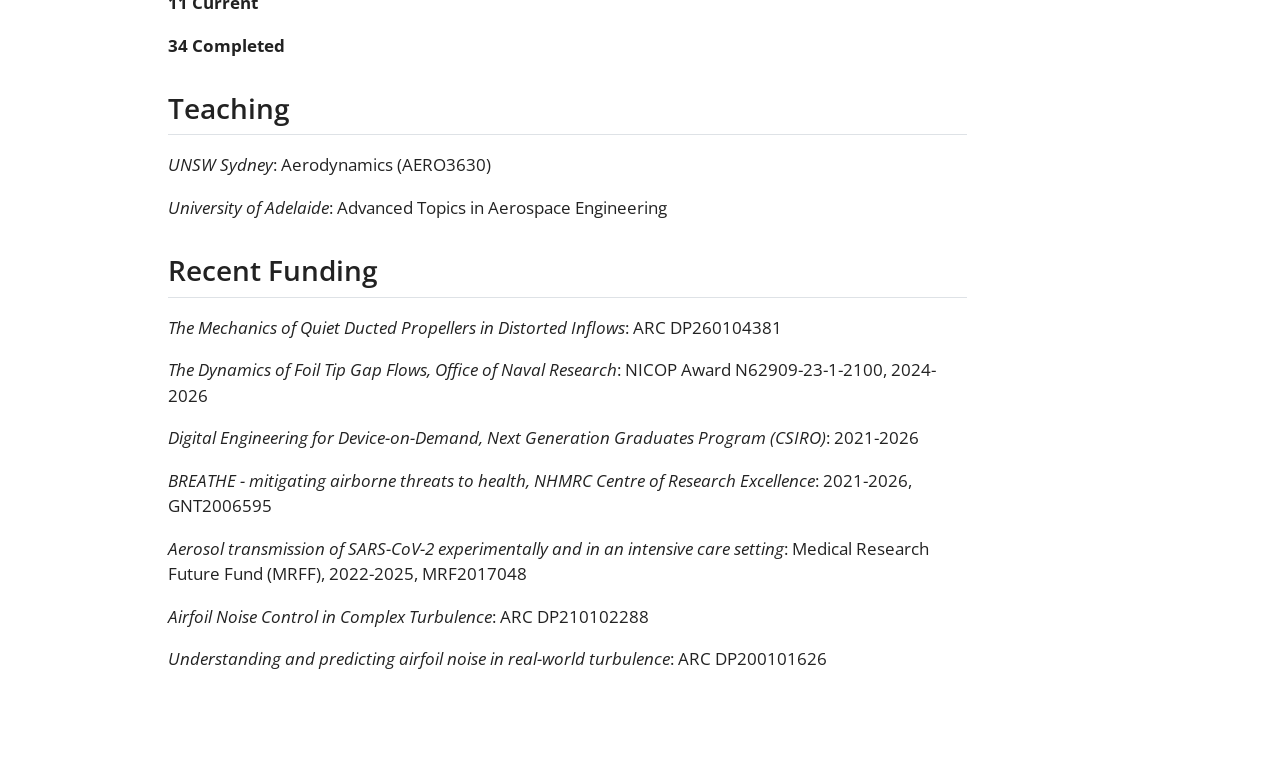
<file: docs/files/CV.html>
<!DOCTYPE html>
<html xmlns="http://www.w3.org/1999/xhtml" lang="en" xml:lang="en"><head>

<meta charset="utf-8">
<meta name="generator" content="quarto-1.10.18">

<meta name="viewport" content="width=device-width, initial-scale=1.0, user-scalable=yes">

<meta name="author" content="Prof Con Doolan">
<meta name="description" content="Academic Website for Con Doolan">

<title>Short CV – Con Doolan’s Website</title>
<style>
/* Default styles provided by pandoc.
** See https://pandoc.org/MANUAL.html#variables-for-html for config info.
*/
span.smallcaps{font-variant: small-caps;}
div.columns{display: flex; gap: 1.5em;}
div.column{flex: auto;}
@media screen {
div.columns{gap: min(4vw, 1.5em);}
div.column{overflow-x: auto;}
}
div.hanging-indent{margin-left: 1.5em; text-indent: -1.5em;}
ul.task-list{list-style: none;}
ul.task-list li input[type="checkbox"] {
  width: 0.8em;
  margin: 0 0.8em 0.2em -1em; /* quarto-specific, see https://github.com/quarto-dev/quarto-cli/issues/4556 */ 
  vertical-align: middle;
}
</style>


<script src="../site_libs/quarto-nav/quarto-nav.js"></script>
<script src="../site_libs/quarto-nav/headroom.min.js"></script>
<script src="../site_libs/clipboard/clipboard.min.js"></script>
<script src="../site_libs/quarto-search/autocomplete.umd.js"></script>
<script src="../site_libs/quarto-search/fuse.min.js"></script>
<script src="../site_libs/quarto-search/quarto-search.js"></script>
<meta name="quarto:offset" content="../">
<script src="../site_libs/quarto-html/quarto.js" type="module"></script>
<script src="../site_libs/quarto-html/tabsets/tabsets.js" type="module"></script>
<script src="../site_libs/quarto-html/popper.min.js"></script>
<script src="../site_libs/quarto-html/tippy.umd.min.js"></script>
<script src="../site_libs/quarto-html/anchor.min.js"></script>
<link href="../site_libs/quarto-html/tippy.css" rel="stylesheet">
<link href="../site_libs/quarto-html/quarto-syntax-highlighting-64a204ab8560d761af7679ceaba22944.css" rel="stylesheet" id="quarto-text-highlighting-styles">
<script src="../site_libs/bootstrap/bootstrap.min.js"></script>
<link href="../site_libs/bootstrap/bootstrap-icons.css" rel="stylesheet">
<link href="../site_libs/bootstrap/bootstrap-bf033f26103438f8c76aa011f4823746.min.css" rel="stylesheet" append-hash="true" id="quarto-bootstrap" data-mode="light">
<link href="../site_libs/quarto-contrib/academicons-1.9.4/all.css" rel="stylesheet">
<link href="../site_libs/quarto-contrib/academicons-1.9.4/size.css" rel="stylesheet">
<script id="quarto-search-options" type="application/json">{
  "location": "navbar",
  "copy-button": false,
  "collapse-after": 3,
  "panel-placement": "end",
  "type": "overlay",
  "limit": 50,
  "keyboard-shortcut": [
    "f",
    "/",
    "s"
  ],
  "show-item-context": false,
  "language": {
    "search-no-results-text": "No results",
    "search-matching-documents-text": "matching documents",
    "search-copy-link-title": "Copy link to search",
    "search-hide-matches-text": "Hide additional matches",
    "search-more-match-text": "more match in this document",
    "search-more-matches-text": "more matches in this document",
    "search-clear-button-title": "Clear",
    "search-text-placeholder": "",
    "search-detached-cancel-button-title": "Cancel",
    "search-submit-button-title": "Submit",
    "search-label": "Search"
  }
}</script>


<link rel="stylesheet" href="../styles.css">
<meta property="og:title" content="Short CV – Con Doolan’s Website">
<meta property="og:description" content="Prof Con Doolan’s Website">
<meta property="og:image" content="https://quarto.org/quarto.png">
<meta property="og:site_name" content="Con Doolan’s Website">
</head>

<body class="nav-fixed quarto-light">

<div id="quarto-search-results"></div>
  <header id="quarto-header" class="headroom fixed-top">
    <nav class="navbar navbar-expand-lg " data-bs-theme="dark">
      <div class="navbar-container container-fluid">
      <div class="navbar-brand-container mx-auto">
    <a class="navbar-brand" href="../index.html">
    <span class="navbar-title">Con Doolan’s Website</span>
    </a>
  </div>
            <div id="quarto-search" class="" title="Search"></div>
          <button class="navbar-toggler" type="button" data-bs-toggle="collapse" data-bs-target="#navbarCollapse" aria-controls="navbarCollapse" role="menu" aria-expanded="false" aria-label="Toggle navigation" onclick="if (window.quartoToggleHeadroom) { window.quartoToggleHeadroom(); }">
  <span class="navbar-toggler-icon"></span>
</button>
          <div class="collapse navbar-collapse" id="navbarCollapse">
            <ul class="navbar-nav navbar-nav-scroll me-auto">
  <li class="nav-item">
    <a class="nav-link" href="../index.html"> 
<span class="menu-text">Home</span></a>
  </li>  
  <li class="nav-item">
    <a class="nav-link" href="../papers.html"> 
<span class="menu-text">Publications</span></a>
  </li>  
  <li class="nav-item">
    <a class="nav-link" href="../code.html"> 
<span class="menu-text">Code</span></a>
  </li>  
</ul>
            <ul class="navbar-nav navbar-nav-scroll ms-auto">
  <li class="nav-item">
    <a class="nav-link active" href="../files/CV.html" aria-current="page"> 
<span class="menu-text">CV</span></a>
  </li>  
  <li class="nav-item">
    <a class="nav-link" href="https://scholar.google.com.au/citations?user=IQULbjsAAAAJ&amp;hl=en" target="_blank"> 
<span class="menu-text"><i class="ai  ai-google-scholar" aria-label="google-scholar"></i></span></a>
  </li>  
  <li class="nav-item compact">
    <a class="nav-link" href="https://github.com/condoolan/" target="_blank"> <i class="bi bi-github" role="img">
</i> 
<span class="menu-text"></span></a>
  </li>  
  <li class="nav-item compact">
    <a class="nav-link" href="https://bsky.app/profile/condoolan.bsky.social" target="_blank"> <i class="bi bi-bluesky" role="img">
</i> 
<span class="menu-text"></span></a>
  </li>  
  <li class="nav-item">
    <a class="nav-link" href="https://orcid.org/0000-0002-1261-6035" target="_blank"> 
<span class="menu-text"><i class="ai  ai-orcid" aria-label="orcid"></i></span></a>
  </li>  
  <li class="nav-item compact">
    <a class="nav-link" href="https://www.linkedin.com/in/condoolan/"> <i class="bi bi-linkedin" role="img">
</i> 
<span class="menu-text"></span></a>
  </li>  
</ul>
          </div> <!-- /navcollapse -->
            <div class="quarto-navbar-tools">
</div>
      </div> <!-- /container-fluid -->
    </nav>
</header>
<!-- content -->
<div id="quarto-content" class="quarto-container page-columns page-rows-contents page-layout-article page-navbar">
<!-- sidebar -->
<!-- margin-sidebar -->
    <div id="quarto-margin-sidebar" class="sidebar margin-sidebar">
        <nav id="TOC" role="doc-toc" class="toc-active">
    <h2 id="toc-title">On this page</h2>
   
  <ul>
  <li><a href="#bio" id="toc-bio" class="nav-link active" data-scroll-target="#bio">Bio</a></li>
  <li><a href="#contact-details" id="toc-contact-details" class="nav-link" data-scroll-target="#contact-details">Contact Details</a></li>
  <li><a href="#education" id="toc-education" class="nav-link" data-scroll-target="#education">Education</a></li>
  <li><a href="#professional-experience" id="toc-professional-experience" class="nav-link" data-scroll-target="#professional-experience">Professional Experience</a></li>
  <li><a href="#publications" id="toc-publications" class="nav-link" data-scroll-target="#publications">Publications</a></li>
  <li><a href="#hdr-supervision" id="toc-hdr-supervision" class="nav-link" data-scroll-target="#hdr-supervision">HDR Supervision</a></li>
  <li><a href="#teaching" id="toc-teaching" class="nav-link" data-scroll-target="#teaching">Teaching</a></li>
  <li><a href="#recent-funding" id="toc-recent-funding" class="nav-link" data-scroll-target="#recent-funding">Recent Funding</a></li>
  </ul>
</nav>
    </div>
<!-- main -->
<main class="content" id="quarto-document-content">

<header id="title-block-header" class="quarto-title-block default">
<div class="quarto-title">
<h1 class="title">Short CV</h1>
</div>



<div class="quarto-title-meta">

    
  
    
  </div>
  


</header>


<section id="bio" class="level2">
<h2 class="anchored" data-anchor-id="bio">Bio</h2>
<p>Professor Con Doolan has an honours degree in Mechanical Engineering and a PhD in Aerospace Engineering from the University of Queensland. After working at the University of Glasgow, Department of Defence (Australia) and University of Adelaide, he is now a Professor at the University of New South Wales, Sydney. Professor Doolan founded and leads the Flow Noise Group, a world leader in aeroacoustics, which concerns the measurement, prediction and control of noise produced by fluid flow.</p>
<p>Prof Doolan has held senior leadership roles, the most recent being Director of Postgraduate Research Examinations (Engineering) and Associate Dean (Education) for UNSW Engineering. I have recently completed the UNSW Senior Leaders Program (2025) and have been involved with external accreditation for national and international universities.</p>
</section>
<section id="contact-details" class="level2">
<h2 class="anchored" data-anchor-id="contact-details">Contact Details</h2>
<p>School of Mechanical and Manufacturing Engineering UNSW Sydney, NSW, Australia, 2052</p>
<p>Email: <a href="mailto:c.doolan@unsw.edu.au" class="email">c.doolan@unsw.edu.au</a></p>
<p>UNSW Gateway: <a href="https://research.unsw.edu.au/people/professor-con-doolan" class="uri">https://research.unsw.edu.au/people/professor-con-doolan</a></p>
</section>
<section id="education" class="level2">
<h2 class="anchored" data-anchor-id="education">Education</h2>
<p>1997: Ph.D.&nbsp;(Aerospace Engineering) School of Mechanical Engineering, University of Queensland</p>
<p>1992: BE Hons 1 (Mechanical and Space Engineering) School of Mechanical Engineering, University of Queensland</p>
</section>
<section id="professional-experience" class="level2">
<h2 class="anchored" data-anchor-id="professional-experience">Professional Experience</h2>
<p>2018-Present: Professor School of Mechanical and Manufacturing Engineering UNSW Sydney</p>
<p>2015-2017: Associate Professor<br>
School of Mechanical and Manufacturing Engineering UNSW Sydney</p>
<p>2005-2014: Lecturer - Associate Professor<br>
School of Mechanical Engineering The University of Adelaide</p>
<p>2000-2005: Research Scientist<br>
Weapons Systems Division The Defence Science and Technology Organisation (South Australia)</p>
<p>1998-2000: Research Fellow<br>
Department of Aerospace Engineering The University of Glasgow (UK)</p>
<p>1997: Research Engineer<br>
Sugar Research Institute (Mackay QLD)</p>
</section>
<section id="publications" class="level2">
<h2 class="anchored" data-anchor-id="publications">Publications</h2>
<p>Google Scholar Page <a href="https://scholar.google.com/citations?user=IQULbjsAAAAJ&amp;hl=en" class="uri">https://scholar.google.com/citations?user=IQULbjsAAAAJ&amp;hl=en</a></p>
<p>ORCID Page <a href="https://orcid.org/0000-0002-1261-6035" class="uri">https://orcid.org/0000-0002-1261-6035</a></p>
</section>
<section id="hdr-supervision" class="level2">
<h2 class="anchored" data-anchor-id="hdr-supervision">HDR Supervision</h2>
<p><strong>11 Current</strong></p>
<!--Callam Davies, PhD
Angus Booth, PhD
Andre Vumbaca, PhD
Sophia Nicole Pablo, PhD
Baqer Alkuraysi, PhD
Erik Mueller, PhD
Jingang Li, PhD
Rowena Dixon, PhD
Justin Malkki PhD
Julio Martins, PhD
Brian Hunt, PhD -->
<p><strong>34 Completed</strong></p>
<!--Mohamed Mahmoud, PhD
Wenyu Chen, PhD
Ahmed Mahgoub, PhD
Zhengpang Bian, MPhil
Walt Wang, MPhil
Shuang Qiu, MPhil 
Roman Kisler, PhD 
Sean McCreton, PhD
Jiawei Tan, PhD
Tingyi Zhang, PhD
Yuchen Ding, PhD
Prateek Bahl, PhD
Siti Ruhliah Lizarose Binti Samion, PhD (Universiti Teknologi Malaysia)
Zhang   Ziao, PhD
Chung Ma Hao, MPhil
Angus Wills, PhD
Chaoyang Jiang, PhD
Karn Schumacher, PhD
Shakeel Ahmed, PhD
Warrick Miller, PhD 
Gyani Shankar Sharma, PhD    (co-supervisor, Nicole Kessissoglou Primary)
Cristobal Andres Albarracin Gonzalez, PhD
Yendrew Yauwenas, PhD
Elias Arcondoulis, PhD
Branko Zajamsek, PhD
Jesse Coombs, PhD
Ric Porteous, PhD
Marcus Boyd, PhD
James Wilke, PhD
Mohamed Sukri Mat Ali, PhD
Alan Harrland, MPhil
Zebb Prime, PhD
Jamie Telford, Master of Science (Defence)
Christopher Moon, Masters (ECIC)-->
</section>
<section id="teaching" class="level2">
<h2 class="anchored" data-anchor-id="teaching">Teaching</h2>
<p><em>UNSW Sydney</em>: Aerodynamics (AERO3630)</p>
<p><em>University of Adelaide</em>: Advanced Topics in Aerospace Engineering</p>
</section>
<section id="recent-funding" class="level2">
<h2 class="anchored" data-anchor-id="recent-funding">Recent Funding</h2>
<p><em>The Mechanics of Quiet Ducted Propellers in Distorted Inflows</em>: ARC DP260104381</p>
<p><em>The Dynamics of Foil Tip Gap Flows, Office of Naval Research</em>: NICOP Award N62909-23-1-2100, 2024-2026</p>
<p><em>Digital Engineering for Device-on-Demand, Next Generation Graduates Program (CSIRO)</em>: 2021-2026</p>
<p><em>BREATHE - mitigating airborne threats to health, NHMRC Centre of Research Excellence</em>: 2021-2026, GNT2006595</p>
<p><em>Aerosol transmission of SARS-CoV-2 experimentally and in an intensive care setting</em>: Medical Research Future Fund (MRFF), 2022-2025, MRF2017048</p>
<p><em>Airfoil Noise Control in Complex Turbulence</em>: ARC DP210102288</p>
<p><em>Understanding and predicting airfoil noise in real-world turbulence</em>: ARC DP200101626</p>


</section>

</main> <!-- /main -->
<script id="quarto-html-after-body" type="application/javascript">
  window.document.addEventListener("DOMContentLoaded", function (event) {
    const icon = "";
    const anchorJS = new window.AnchorJS();
    anchorJS.options = {
      placement: 'right',
      icon: icon
    };
    anchorJS.add('.anchored');
    const isCodeAnnotation = (el) => {
      for (const clz of el.classList) {
        if (clz.startsWith('code-annotation-')) {                     
          return true;
        }
      }
      return false;
    }
    const onCopySuccess = function(e) {
      // button target
      const button = e.trigger;
      // don't keep focus
      button.blur();
      // flash "checked"
      button.classList.add('code-copy-button-checked');
      var currentTitle = button.getAttribute("title");
      button.setAttribute("title", "Copied!");
      let tooltip;
      if (window.bootstrap) {
        button.setAttribute("data-bs-toggle", "tooltip");
        button.setAttribute("data-bs-placement", "left");
        button.setAttribute("data-bs-title", "Copied!");
        tooltip = new bootstrap.Tooltip(button, 
          { trigger: "manual", 
            customClass: "code-copy-button-tooltip",
            offset: [0, -8]});
        tooltip.show();    
      }
      setTimeout(function() {
        if (tooltip) {
          tooltip.hide();
          button.removeAttribute("data-bs-title");
          button.removeAttribute("data-bs-toggle");
          button.removeAttribute("data-bs-placement");
        }
        button.setAttribute("title", currentTitle);
        button.classList.remove('code-copy-button-checked');
      }, 1000);
      // clear code selection
      e.clearSelection();
    }
    const getTextToCopy = function(trigger) {
      const outerScaffold = trigger.parentElement.cloneNode(true);
      const codeEl = outerScaffold.querySelector('code');
      for (const childEl of codeEl.children) {
        if (isCodeAnnotation(childEl)) {
          childEl.remove();
        }
      }
      return codeEl.innerText;
    }
    const clipboard = new window.ClipboardJS('.code-copy-button:not([data-in-quarto-modal])', {
      text: getTextToCopy
    });
    clipboard.on('success', onCopySuccess);
    if (window.document.getElementById('quarto-embedded-source-code-modal')) {
      const clipboardModal = new window.ClipboardJS('.code-copy-button[data-in-quarto-modal]', {
        text: getTextToCopy,
        container: window.document.getElementById('quarto-embedded-source-code-modal')
      });
      clipboardModal.on('success', onCopySuccess);
    }
      var localhostRegex = new RegExp(/^(?:http|https):\/\/localhost\:?[0-9]*\//);
      var mailtoRegex = new RegExp(/^mailto:/);
        var filterRegex = new RegExp('/' + window.location.host + '/');
      var isInternal = (href) => {
          return filterRegex.test(href) || localhostRegex.test(href) || mailtoRegex.test(href);
      }
      // Inspect non-navigation links and adorn them if external
     var links = window.document.querySelectorAll('a[href]:not(.nav-link):not(.navbar-brand):not(.toc-action):not(.sidebar-link):not(.sidebar-item-toggle):not(.pagination-link):not(.no-external):not([aria-hidden]):not(.dropdown-item):not(.quarto-navigation-tool):not(.about-link)');
      for (var i=0; i<links.length; i++) {
        const link = links[i];
        if (!isInternal(link.href)) {
          // undo the damage that might have been done by quarto-nav.js in the case of
          // links that we want to consider external
          if (link.dataset.originalHref !== undefined) {
            link.href = link.dataset.originalHref;
          }
        }
      }
    function tippyHover(el, contentFn, onTriggerFn, onUntriggerFn) {
      const config = {
        allowHTML: true,
        maxWidth: 500,
        delay: 100,
        arrow: false,
        appendTo: function(el) {
            return el.parentElement;
        },
        interactive: true,
        interactiveBorder: 10,
        theme: 'quarto',
        placement: 'bottom-start',
      };
      if (contentFn) {
        config.content = contentFn;
      }
      if (onTriggerFn) {
        config.onTrigger = onTriggerFn;
      }
      if (onUntriggerFn) {
        config.onUntrigger = onUntriggerFn;
      }
      window.tippy(el, config); 
    }
    const noterefs = window.document.querySelectorAll('a[role="doc-noteref"]');
    for (var i=0; i<noterefs.length; i++) {
      const ref = noterefs[i];
      tippyHover(ref, function() {
        // use id or data attribute instead here
        let href = ref.getAttribute('data-footnote-href') || ref.getAttribute('href');
        try { href = new URL(href).hash; } catch {}
        const id = href.replace(/^#\/?/, "");
        const note = window.document.getElementById(id);
        if (note) {
          return note.innerHTML;
        } else {
          return "";
        }
      });
    }
    const xrefs = window.document.querySelectorAll('a.quarto-xref');
    const processXRef = (id, note) => {
      // Strip column container classes
      const stripColumnClz = (el) => {
        el.classList.remove("page-full", "page-columns");
        if (el.children) {
          for (const child of el.children) {
            stripColumnClz(child);
          }
        }
      }
      stripColumnClz(note)
      if (id === null || id.startsWith('sec-')) {
        // Special case sections, only their first couple elements
        const container = document.createElement("div");
        if (note.children && note.children.length > 2) {
          container.appendChild(note.children[0].cloneNode(true));
          for (let i = 1; i < note.children.length; i++) {
            const child = note.children[i];
            if (child.tagName === "P" && child.innerText === "") {
              continue;
            } else {
              container.appendChild(child.cloneNode(true));
              break;
            }
          }
          if (window.Quarto?.typesetMath) {
            window.Quarto.typesetMath(container);
          }
          return container.innerHTML
        } else {
          if (window.Quarto?.typesetMath) {
            window.Quarto.typesetMath(note);
          }
          return note.innerHTML;
        }
      } else {
        // Remove any anchor links if they are present
        const anchorLink = note.querySelector('a.anchorjs-link');
        if (anchorLink) {
          anchorLink.remove();
        }
        if (window.Quarto?.typesetMath) {
          window.Quarto.typesetMath(note);
        }
        if (note.classList.contains("callout")) {
          return note.outerHTML;
        } else {
          return note.innerHTML;
        }
      }
    }
    for (var i=0; i<xrefs.length; i++) {
      const xref = xrefs[i];
      tippyHover(xref, undefined, function(instance) {
        instance.disable();
        let url = xref.getAttribute('href');
        let hash = undefined; 
        if (url.startsWith('#')) {
          hash = url;
        } else {
          try { hash = new URL(url).hash; } catch {}
        }
        if (hash) {
          const id = hash.replace(/^#\/?/, "");
          const note = window.document.getElementById(id);
          if (note !== null) {
            try {
              const html = processXRef(id, note.cloneNode(true));
              instance.setContent(html);
            } finally {
              instance.enable();
              instance.show();
            }
          } else {
            // See if we can fetch this
            fetch(url.split('#')[0])
            .then(res => res.text())
            .then(html => {
              const parser = new DOMParser();
              const htmlDoc = parser.parseFromString(html, "text/html");
              const note = htmlDoc.getElementById(id);
              if (note !== null) {
                const html = processXRef(id, note);
                instance.setContent(html);
              } 
            }).finally(() => {
              instance.enable();
              instance.show();
            });
          }
        } else {
          // See if we can fetch a full url (with no hash to target)
          // This is a special case and we should probably do some content thinning / targeting
          fetch(url)
          .then(res => res.text())
          .then(html => {
            const parser = new DOMParser();
            const htmlDoc = parser.parseFromString(html, "text/html");
            const note = htmlDoc.querySelector('main.content');
            if (note !== null) {
              // This should only happen for chapter cross references
              // (since there is no id in the URL)
              // remove the first header
              if (note.children.length > 0 && note.children[0].tagName === "HEADER") {
                note.children[0].remove();
              }
              const html = processXRef(null, note);
              instance.setContent(html);
            } 
          }).finally(() => {
            instance.enable();
            instance.show();
          });
        }
      }, function(instance) {
      });
    }
        let selectedAnnoteEl;
        const selectorForAnnotation = ( cell, annotation) => {
          let cellAttr = 'data-code-cell="' + cell + '"';
          let lineAttr = 'data-code-annotation="' +  annotation + '"';
          const selector = 'span[' + cellAttr + '][' + lineAttr + ']';
          return selector;
        }
        const selectCodeLines = (annoteEl) => {
          const doc = window.document;
          const targetCell = annoteEl.getAttribute("data-target-cell");
          const targetAnnotation = annoteEl.getAttribute("data-target-annotation");
          const annoteSpan = window.document.querySelector(selectorForAnnotation(targetCell, targetAnnotation));
          const lines = annoteSpan.getAttribute("data-code-lines").split(",");
          const lineIds = lines.map((line) => {
            return targetCell + "-" + line;
          })
          let top = null;
          let height = null;
          let parent = null;
          if (lineIds.length > 0) {
              //compute the position of the single el (top and bottom and make a div)
              const el = window.document.getElementById(lineIds[0]);
              top = el.offsetTop;
              height = el.offsetHeight;
              parent = el.parentElement.parentElement;
            if (lineIds.length > 1) {
              const lastEl = window.document.getElementById(lineIds[lineIds.length - 1]);
              const bottom = lastEl.offsetTop + lastEl.offsetHeight;
              height = bottom - top;
            }
            if (top !== null && height !== null && parent !== null) {
              // cook up a div (if necessary) and position it 
              let div = window.document.getElementById("code-annotation-line-highlight");
              if (div === null) {
                div = window.document.createElement("div");
                div.setAttribute("id", "code-annotation-line-highlight");
                div.style.position = 'absolute';
                parent.appendChild(div);
              }
              div.style.top = top - 2 + "px";
              div.style.height = height + 4 + "px";
              div.style.left = 0;
              let gutterDiv = window.document.getElementById("code-annotation-line-highlight-gutter");
              if (gutterDiv === null) {
                gutterDiv = window.document.createElement("div");
                gutterDiv.setAttribute("id", "code-annotation-line-highlight-gutter");
                gutterDiv.style.position = 'absolute';
                const codeCell = window.document.getElementById(targetCell);
                const gutter = codeCell.querySelector('.code-annotation-gutter');
                gutter.appendChild(gutterDiv);
              }
              gutterDiv.style.top = top - 2 + "px";
              gutterDiv.style.height = height + 4 + "px";
            }
            selectedAnnoteEl = annoteEl;
          }
        };
        const unselectCodeLines = () => {
          const elementsIds = ["code-annotation-line-highlight", "code-annotation-line-highlight-gutter"];
          elementsIds.forEach((elId) => {
            const div = window.document.getElementById(elId);
            if (div) {
              div.remove();
            }
          });
          selectedAnnoteEl = undefined;
        };
          // Handle positioning of the toggle
      window.addEventListener(
        "resize",
        throttle(() => {
          elRect = undefined;
          if (selectedAnnoteEl) {
            selectCodeLines(selectedAnnoteEl);
          }
        }, 10)
      );
      function throttle(fn, ms) {
      let throttle = false;
      let timer;
        return (...args) => {
          if(!throttle) { // first call gets through
              fn.apply(this, args);
              throttle = true;
          } else { // all the others get throttled
              if(timer) clearTimeout(timer); // cancel #2
              timer = setTimeout(() => {
                fn.apply(this, args);
                timer = throttle = false;
              }, ms);
          }
        };
      }
        // Attach click handler to the DT
        const annoteDls = window.document.querySelectorAll('dt[data-target-cell]');
        for (const annoteDlNode of annoteDls) {
          annoteDlNode.addEventListener('click', (event) => {
            const clickedEl = event.target;
            if (clickedEl !== selectedAnnoteEl) {
              unselectCodeLines();
              const activeEl = window.document.querySelector('dt[data-target-cell].code-annotation-active');
              if (activeEl) {
                activeEl.classList.remove('code-annotation-active');
              }
              selectCodeLines(clickedEl);
              clickedEl.classList.add('code-annotation-active');
            } else {
              // Unselect the line
              unselectCodeLines();
              clickedEl.classList.remove('code-annotation-active');
            }
          });
        }
    const findCites = (el) => {
      const parentEl = el.parentElement;
      if (parentEl) {
        const cites = parentEl.dataset.cites;
        if (cites) {
          return {
            el,
            cites: cites.split(' ')
          };
        } else {
          return findCites(el.parentElement)
        }
      } else {
        return undefined;
      }
    };
    var bibliorefs = window.document.querySelectorAll('a[role="doc-biblioref"]');
    for (var i=0; i<bibliorefs.length; i++) {
      const ref = bibliorefs[i];
      const citeInfo = findCites(ref);
      if (citeInfo) {
        tippyHover(citeInfo.el, function() {
          var popup = window.document.createElement('div');
          citeInfo.cites.forEach(function(cite) {
            var citeDiv = window.document.createElement('div');
            citeDiv.classList.add('hanging-indent');
            citeDiv.classList.add('csl-entry');
            var biblioDiv = window.document.getElementById('ref-' + cite);
            if (biblioDiv) {
              citeDiv.innerHTML = biblioDiv.innerHTML;
            }
            popup.appendChild(citeDiv);
          });
          return popup.innerHTML;
        });
      }
    }
  });
  </script>
</div> <!-- /content -->




</body></html>
</file>
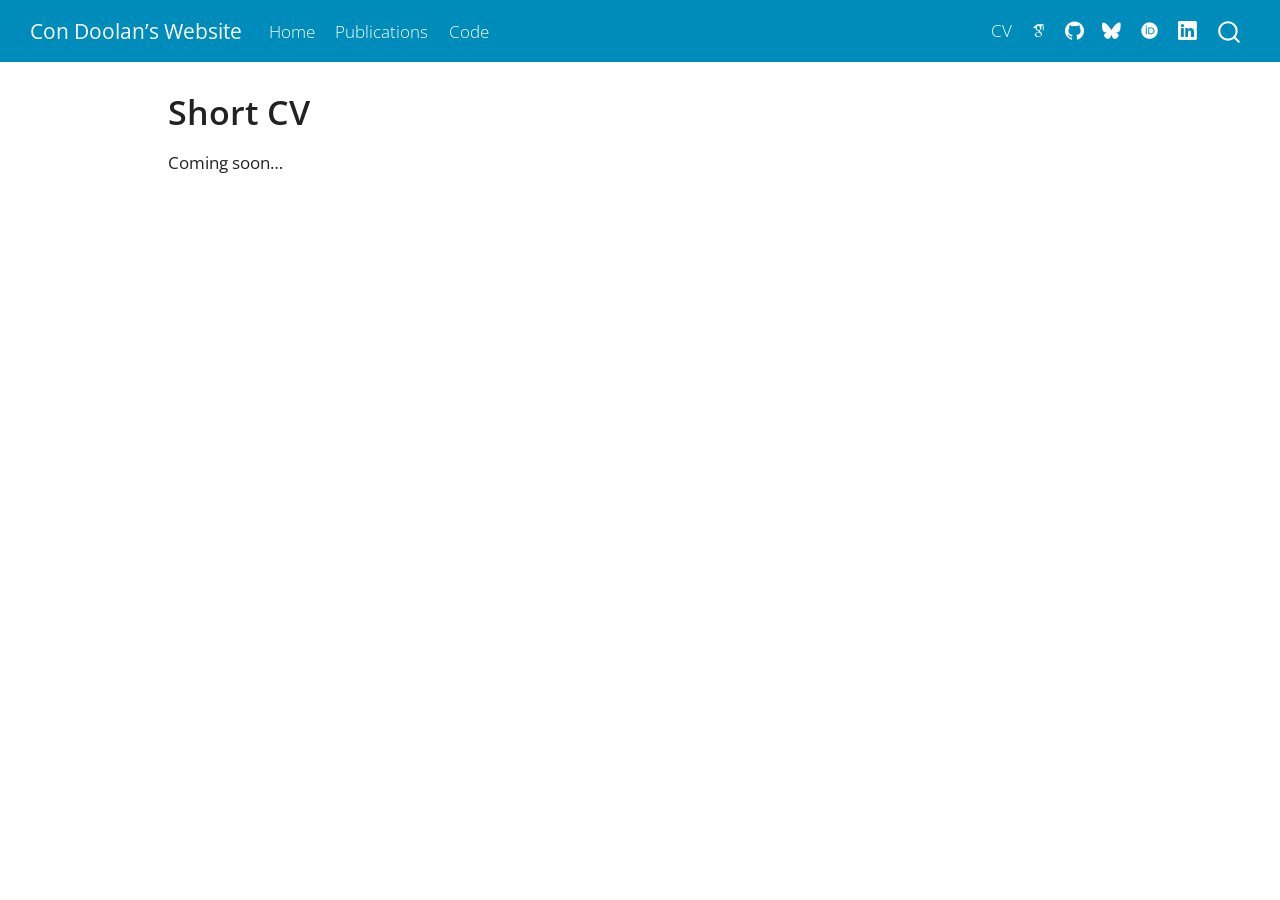
<file: docs/files/CV_OLD.html>
<!DOCTYPE html>
<html xmlns="http://www.w3.org/1999/xhtml" lang="en" xml:lang="en"><head>

<meta charset="utf-8">
<meta name="generator" content="quarto-1.10.18">

<meta name="viewport" content="width=device-width, initial-scale=1.0, user-scalable=yes">

<meta name="author" content="Prof Con Doolan">
<meta name="description" content="Academic Website for Con Doolan">

<title>Short CV – Con Doolan’s Website</title>
<style>
/* Default styles provided by pandoc.
** See https://pandoc.org/MANUAL.html#variables-for-html for config info.
*/
span.smallcaps{font-variant: small-caps;}
div.columns{display: flex; gap: 1.5em;}
div.column{flex: auto;}
@media screen {
div.columns{gap: min(4vw, 1.5em);}
div.column{overflow-x: auto;}
}
div.hanging-indent{margin-left: 1.5em; text-indent: -1.5em;}
ul.task-list{list-style: none;}
ul.task-list li input[type="checkbox"] {
  width: 0.8em;
  margin: 0 0.8em 0.2em -1em; /* quarto-specific, see https://github.com/quarto-dev/quarto-cli/issues/4556 */ 
  vertical-align: middle;
}
</style>


<script src="../site_libs/quarto-nav/quarto-nav.js"></script>
<script src="../site_libs/quarto-nav/headroom.min.js"></script>
<script src="../site_libs/clipboard/clipboard.min.js"></script>
<script src="../site_libs/quarto-search/autocomplete.umd.js"></script>
<script src="../site_libs/quarto-search/fuse.min.js"></script>
<script src="../site_libs/quarto-search/quarto-search.js"></script>
<meta name="quarto:offset" content="../">
<script src="../site_libs/quarto-html/quarto.js" type="module"></script>
<script src="../site_libs/quarto-html/tabsets/tabsets.js" type="module"></script>
<script src="../site_libs/quarto-html/popper.min.js"></script>
<script src="../site_libs/quarto-html/tippy.umd.min.js"></script>
<script src="../site_libs/quarto-html/anchor.min.js"></script>
<link href="../site_libs/quarto-html/tippy.css" rel="stylesheet">
<link href="../site_libs/quarto-html/quarto-syntax-highlighting-64a204ab8560d761af7679ceaba22944.css" rel="stylesheet" id="quarto-text-highlighting-styles">
<script src="../site_libs/bootstrap/bootstrap.min.js"></script>
<link href="../site_libs/bootstrap/bootstrap-icons.css" rel="stylesheet">
<link href="../site_libs/bootstrap/bootstrap-bf033f26103438f8c76aa011f4823746.min.css" rel="stylesheet" append-hash="true" id="quarto-bootstrap" data-mode="light">
<link href="../site_libs/quarto-contrib/academicons-1.9.4/all.css" rel="stylesheet">
<link href="../site_libs/quarto-contrib/academicons-1.9.4/size.css" rel="stylesheet">
<script id="quarto-search-options" type="application/json">{
  "location": "navbar",
  "copy-button": false,
  "collapse-after": 3,
  "panel-placement": "end",
  "type": "overlay",
  "limit": 50,
  "keyboard-shortcut": [
    "f",
    "/",
    "s"
  ],
  "show-item-context": false,
  "language": {
    "search-no-results-text": "No results",
    "search-matching-documents-text": "matching documents",
    "search-copy-link-title": "Copy link to search",
    "search-hide-matches-text": "Hide additional matches",
    "search-more-match-text": "more match in this document",
    "search-more-matches-text": "more matches in this document",
    "search-clear-button-title": "Clear",
    "search-text-placeholder": "",
    "search-detached-cancel-button-title": "Cancel",
    "search-submit-button-title": "Submit",
    "search-label": "Search"
  }
}</script>


<link rel="stylesheet" href="../styles.css">
<meta property="og:title" content="Short CV – Con Doolan’s Website">
<meta property="og:description" content="Prof Con Doolan’s Website">
<meta property="og:image" content="https://quarto.org/quarto.png">
<meta property="og:site_name" content="Con Doolan’s Website">
</head>

<body class="nav-fixed quarto-light">

<div id="quarto-search-results"></div>
  <header id="quarto-header" class="headroom fixed-top">
    <nav class="navbar navbar-expand-lg " data-bs-theme="dark">
      <div class="navbar-container container-fluid">
      <div class="navbar-brand-container mx-auto">
    <a class="navbar-brand" href="../index.html">
    <span class="navbar-title">Con Doolan’s Website</span>
    </a>
  </div>
            <div id="quarto-search" class="" title="Search"></div>
          <button class="navbar-toggler" type="button" data-bs-toggle="collapse" data-bs-target="#navbarCollapse" aria-controls="navbarCollapse" role="menu" aria-expanded="false" aria-label="Toggle navigation" onclick="if (window.quartoToggleHeadroom) { window.quartoToggleHeadroom(); }">
  <span class="navbar-toggler-icon"></span>
</button>
          <div class="collapse navbar-collapse" id="navbarCollapse">
            <ul class="navbar-nav navbar-nav-scroll me-auto">
  <li class="nav-item">
    <a class="nav-link" href="../index.html"> 
<span class="menu-text">Home</span></a>
  </li>  
  <li class="nav-item">
    <a class="nav-link" href="../papers.html"> 
<span class="menu-text">Publications</span></a>
  </li>  
  <li class="nav-item">
    <a class="nav-link" href="../code.html"> 
<span class="menu-text">Code</span></a>
  </li>  
</ul>
            <ul class="navbar-nav navbar-nav-scroll ms-auto">
  <li class="nav-item">
    <a class="nav-link" href="../files/CV.html"> 
<span class="menu-text">CV</span></a>
  </li>  
  <li class="nav-item">
    <a class="nav-link" href="https://scholar.google.com.au/citations?user=IQULbjsAAAAJ&amp;hl=en" target="_blank"> 
<span class="menu-text"><i class="ai  ai-google-scholar" aria-label="google-scholar"></i></span></a>
  </li>  
  <li class="nav-item compact">
    <a class="nav-link" href="https://github.com/condoolan/" target="_blank"> <i class="bi bi-github" role="img">
</i> 
<span class="menu-text"></span></a>
  </li>  
  <li class="nav-item compact">
    <a class="nav-link" href="https://bsky.app/profile/condoolan.bsky.social" target="_blank"> <i class="bi bi-bluesky" role="img">
</i> 
<span class="menu-text"></span></a>
  </li>  
  <li class="nav-item">
    <a class="nav-link" href="https://orcid.org/0000-0002-1261-6035" target="_blank"> 
<span class="menu-text"><i class="ai  ai-orcid" aria-label="orcid"></i></span></a>
  </li>  
  <li class="nav-item compact">
    <a class="nav-link" href="https://www.linkedin.com/in/condoolan/"> <i class="bi bi-linkedin" role="img">
</i> 
<span class="menu-text"></span></a>
  </li>  
</ul>
          </div> <!-- /navcollapse -->
            <div class="quarto-navbar-tools">
</div>
      </div> <!-- /container-fluid -->
    </nav>
</header>
<!-- content -->
<div id="quarto-content" class="quarto-container page-columns page-rows-contents page-layout-article page-navbar">
<!-- sidebar -->
<!-- margin-sidebar -->
    <div id="quarto-margin-sidebar" class="sidebar margin-sidebar zindex-bottom">
        
    </div>
<!-- main -->
<main class="content" id="quarto-document-content">

<header id="title-block-header" class="quarto-title-block default">
<div class="quarto-title">
<h1 class="title">Short CV</h1>
</div>



<div class="quarto-title-meta">

    
  
    
  </div>
  


</header>


<p>Coming soon…</p>



</main> <!-- /main -->
<script id="quarto-html-after-body" type="application/javascript">
  window.document.addEventListener("DOMContentLoaded", function (event) {
    const icon = "";
    const anchorJS = new window.AnchorJS();
    anchorJS.options = {
      placement: 'right',
      icon: icon
    };
    anchorJS.add('.anchored');
    const isCodeAnnotation = (el) => {
      for (const clz of el.classList) {
        if (clz.startsWith('code-annotation-')) {                     
          return true;
        }
      }
      return false;
    }
    const onCopySuccess = function(e) {
      // button target
      const button = e.trigger;
      // don't keep focus
      button.blur();
      // flash "checked"
      button.classList.add('code-copy-button-checked');
      var currentTitle = button.getAttribute("title");
      button.setAttribute("title", "Copied!");
      let tooltip;
      if (window.bootstrap) {
        button.setAttribute("data-bs-toggle", "tooltip");
        button.setAttribute("data-bs-placement", "left");
        button.setAttribute("data-bs-title", "Copied!");
        tooltip = new bootstrap.Tooltip(button, 
          { trigger: "manual", 
            customClass: "code-copy-button-tooltip",
            offset: [0, -8]});
        tooltip.show();    
      }
      setTimeout(function() {
        if (tooltip) {
          tooltip.hide();
          button.removeAttribute("data-bs-title");
          button.removeAttribute("data-bs-toggle");
          button.removeAttribute("data-bs-placement");
        }
        button.setAttribute("title", currentTitle);
        button.classList.remove('code-copy-button-checked');
      }, 1000);
      // clear code selection
      e.clearSelection();
    }
    const getTextToCopy = function(trigger) {
      const outerScaffold = trigger.parentElement.cloneNode(true);
      const codeEl = outerScaffold.querySelector('code');
      for (const childEl of codeEl.children) {
        if (isCodeAnnotation(childEl)) {
          childEl.remove();
        }
      }
      return codeEl.innerText;
    }
    const clipboard = new window.ClipboardJS('.code-copy-button:not([data-in-quarto-modal])', {
      text: getTextToCopy
    });
    clipboard.on('success', onCopySuccess);
    if (window.document.getElementById('quarto-embedded-source-code-modal')) {
      const clipboardModal = new window.ClipboardJS('.code-copy-button[data-in-quarto-modal]', {
        text: getTextToCopy,
        container: window.document.getElementById('quarto-embedded-source-code-modal')
      });
      clipboardModal.on('success', onCopySuccess);
    }
      var localhostRegex = new RegExp(/^(?:http|https):\/\/localhost\:?[0-9]*\//);
      var mailtoRegex = new RegExp(/^mailto:/);
        var filterRegex = new RegExp('/' + window.location.host + '/');
      var isInternal = (href) => {
          return filterRegex.test(href) || localhostRegex.test(href) || mailtoRegex.test(href);
      }
      // Inspect non-navigation links and adorn them if external
     var links = window.document.querySelectorAll('a[href]:not(.nav-link):not(.navbar-brand):not(.toc-action):not(.sidebar-link):not(.sidebar-item-toggle):not(.pagination-link):not(.no-external):not([aria-hidden]):not(.dropdown-item):not(.quarto-navigation-tool):not(.about-link)');
      for (var i=0; i<links.length; i++) {
        const link = links[i];
        if (!isInternal(link.href)) {
          // undo the damage that might have been done by quarto-nav.js in the case of
          // links that we want to consider external
          if (link.dataset.originalHref !== undefined) {
            link.href = link.dataset.originalHref;
          }
        }
      }
    function tippyHover(el, contentFn, onTriggerFn, onUntriggerFn) {
      const config = {
        allowHTML: true,
        maxWidth: 500,
        delay: 100,
        arrow: false,
        appendTo: function(el) {
            return el.parentElement;
        },
        interactive: true,
        interactiveBorder: 10,
        theme: 'quarto',
        placement: 'bottom-start',
      };
      if (contentFn) {
        config.content = contentFn;
      }
      if (onTriggerFn) {
        config.onTrigger = onTriggerFn;
      }
      if (onUntriggerFn) {
        config.onUntrigger = onUntriggerFn;
      }
      window.tippy(el, config); 
    }
    const noterefs = window.document.querySelectorAll('a[role="doc-noteref"]');
    for (var i=0; i<noterefs.length; i++) {
      const ref = noterefs[i];
      tippyHover(ref, function() {
        // use id or data attribute instead here
        let href = ref.getAttribute('data-footnote-href') || ref.getAttribute('href');
        try { href = new URL(href).hash; } catch {}
        const id = href.replace(/^#\/?/, "");
        const note = window.document.getElementById(id);
        if (note) {
          return note.innerHTML;
        } else {
          return "";
        }
      });
    }
    const xrefs = window.document.querySelectorAll('a.quarto-xref');
    const processXRef = (id, note) => {
      // Strip column container classes
      const stripColumnClz = (el) => {
        el.classList.remove("page-full", "page-columns");
        if (el.children) {
          for (const child of el.children) {
            stripColumnClz(child);
          }
        }
      }
      stripColumnClz(note)
      if (id === null || id.startsWith('sec-')) {
        // Special case sections, only their first couple elements
        const container = document.createElement("div");
        if (note.children && note.children.length > 2) {
          container.appendChild(note.children[0].cloneNode(true));
          for (let i = 1; i < note.children.length; i++) {
            const child = note.children[i];
            if (child.tagName === "P" && child.innerText === "") {
              continue;
            } else {
              container.appendChild(child.cloneNode(true));
              break;
            }
          }
          if (window.Quarto?.typesetMath) {
            window.Quarto.typesetMath(container);
          }
          return container.innerHTML
        } else {
          if (window.Quarto?.typesetMath) {
            window.Quarto.typesetMath(note);
          }
          return note.innerHTML;
        }
      } else {
        // Remove any anchor links if they are present
        const anchorLink = note.querySelector('a.anchorjs-link');
        if (anchorLink) {
          anchorLink.remove();
        }
        if (window.Quarto?.typesetMath) {
          window.Quarto.typesetMath(note);
        }
        if (note.classList.contains("callout")) {
          return note.outerHTML;
        } else {
          return note.innerHTML;
        }
      }
    }
    for (var i=0; i<xrefs.length; i++) {
      const xref = xrefs[i];
      tippyHover(xref, undefined, function(instance) {
        instance.disable();
        let url = xref.getAttribute('href');
        let hash = undefined; 
        if (url.startsWith('#')) {
          hash = url;
        } else {
          try { hash = new URL(url).hash; } catch {}
        }
        if (hash) {
          const id = hash.replace(/^#\/?/, "");
          const note = window.document.getElementById(id);
          if (note !== null) {
            try {
              const html = processXRef(id, note.cloneNode(true));
              instance.setContent(html);
            } finally {
              instance.enable();
              instance.show();
            }
          } else {
            // See if we can fetch this
            fetch(url.split('#')[0])
            .then(res => res.text())
            .then(html => {
              const parser = new DOMParser();
              const htmlDoc = parser.parseFromString(html, "text/html");
              const note = htmlDoc.getElementById(id);
              if (note !== null) {
                const html = processXRef(id, note);
                instance.setContent(html);
              } 
            }).finally(() => {
              instance.enable();
              instance.show();
            });
          }
        } else {
          // See if we can fetch a full url (with no hash to target)
          // This is a special case and we should probably do some content thinning / targeting
          fetch(url)
          .then(res => res.text())
          .then(html => {
            const parser = new DOMParser();
            const htmlDoc = parser.parseFromString(html, "text/html");
            const note = htmlDoc.querySelector('main.content');
            if (note !== null) {
              // This should only happen for chapter cross references
              // (since there is no id in the URL)
              // remove the first header
              if (note.children.length > 0 && note.children[0].tagName === "HEADER") {
                note.children[0].remove();
              }
              const html = processXRef(null, note);
              instance.setContent(html);
            } 
          }).finally(() => {
            instance.enable();
            instance.show();
          });
        }
      }, function(instance) {
      });
    }
        let selectedAnnoteEl;
        const selectorForAnnotation = ( cell, annotation) => {
          let cellAttr = 'data-code-cell="' + cell + '"';
          let lineAttr = 'data-code-annotation="' +  annotation + '"';
          const selector = 'span[' + cellAttr + '][' + lineAttr + ']';
          return selector;
        }
        const selectCodeLines = (annoteEl) => {
          const doc = window.document;
          const targetCell = annoteEl.getAttribute("data-target-cell");
          const targetAnnotation = annoteEl.getAttribute("data-target-annotation");
          const annoteSpan = window.document.querySelector(selectorForAnnotation(targetCell, targetAnnotation));
          const lines = annoteSpan.getAttribute("data-code-lines").split(",");
          const lineIds = lines.map((line) => {
            return targetCell + "-" + line;
          })
          let top = null;
          let height = null;
          let parent = null;
          if (lineIds.length > 0) {
              //compute the position of the single el (top and bottom and make a div)
              const el = window.document.getElementById(lineIds[0]);
              top = el.offsetTop;
              height = el.offsetHeight;
              parent = el.parentElement.parentElement;
            if (lineIds.length > 1) {
              const lastEl = window.document.getElementById(lineIds[lineIds.length - 1]);
              const bottom = lastEl.offsetTop + lastEl.offsetHeight;
              height = bottom - top;
            }
            if (top !== null && height !== null && parent !== null) {
              // cook up a div (if necessary) and position it 
              let div = window.document.getElementById("code-annotation-line-highlight");
              if (div === null) {
                div = window.document.createElement("div");
                div.setAttribute("id", "code-annotation-line-highlight");
                div.style.position = 'absolute';
                parent.appendChild(div);
              }
              div.style.top = top - 2 + "px";
              div.style.height = height + 4 + "px";
              div.style.left = 0;
              let gutterDiv = window.document.getElementById("code-annotation-line-highlight-gutter");
              if (gutterDiv === null) {
                gutterDiv = window.document.createElement("div");
                gutterDiv.setAttribute("id", "code-annotation-line-highlight-gutter");
                gutterDiv.style.position = 'absolute';
                const codeCell = window.document.getElementById(targetCell);
                const gutter = codeCell.querySelector('.code-annotation-gutter');
                gutter.appendChild(gutterDiv);
              }
              gutterDiv.style.top = top - 2 + "px";
              gutterDiv.style.height = height + 4 + "px";
            }
            selectedAnnoteEl = annoteEl;
          }
        };
        const unselectCodeLines = () => {
          const elementsIds = ["code-annotation-line-highlight", "code-annotation-line-highlight-gutter"];
          elementsIds.forEach((elId) => {
            const div = window.document.getElementById(elId);
            if (div) {
              div.remove();
            }
          });
          selectedAnnoteEl = undefined;
        };
          // Handle positioning of the toggle
      window.addEventListener(
        "resize",
        throttle(() => {
          elRect = undefined;
          if (selectedAnnoteEl) {
            selectCodeLines(selectedAnnoteEl);
          }
        }, 10)
      );
      function throttle(fn, ms) {
      let throttle = false;
      let timer;
        return (...args) => {
          if(!throttle) { // first call gets through
              fn.apply(this, args);
              throttle = true;
          } else { // all the others get throttled
              if(timer) clearTimeout(timer); // cancel #2
              timer = setTimeout(() => {
                fn.apply(this, args);
                timer = throttle = false;
              }, ms);
          }
        };
      }
        // Attach click handler to the DT
        const annoteDls = window.document.querySelectorAll('dt[data-target-cell]');
        for (const annoteDlNode of annoteDls) {
          annoteDlNode.addEventListener('click', (event) => {
            const clickedEl = event.target;
            if (clickedEl !== selectedAnnoteEl) {
              unselectCodeLines();
              const activeEl = window.document.querySelector('dt[data-target-cell].code-annotation-active');
              if (activeEl) {
                activeEl.classList.remove('code-annotation-active');
              }
              selectCodeLines(clickedEl);
              clickedEl.classList.add('code-annotation-active');
            } else {
              // Unselect the line
              unselectCodeLines();
              clickedEl.classList.remove('code-annotation-active');
            }
          });
        }
    const findCites = (el) => {
      const parentEl = el.parentElement;
      if (parentEl) {
        const cites = parentEl.dataset.cites;
        if (cites) {
          return {
            el,
            cites: cites.split(' ')
          };
        } else {
          return findCites(el.parentElement)
        }
      } else {
        return undefined;
      }
    };
    var bibliorefs = window.document.querySelectorAll('a[role="doc-biblioref"]');
    for (var i=0; i<bibliorefs.length; i++) {
      const ref = bibliorefs[i];
      const citeInfo = findCites(ref);
      if (citeInfo) {
        tippyHover(citeInfo.el, function() {
          var popup = window.document.createElement('div');
          citeInfo.cites.forEach(function(cite) {
            var citeDiv = window.document.createElement('div');
            citeDiv.classList.add('hanging-indent');
            citeDiv.classList.add('csl-entry');
            var biblioDiv = window.document.getElementById('ref-' + cite);
            if (biblioDiv) {
              citeDiv.innerHTML = biblioDiv.innerHTML;
            }
            popup.appendChild(citeDiv);
          });
          return popup.innerHTML;
        });
      }
    }
  });
  </script>
</div> <!-- /content -->




</body></html>
</file>
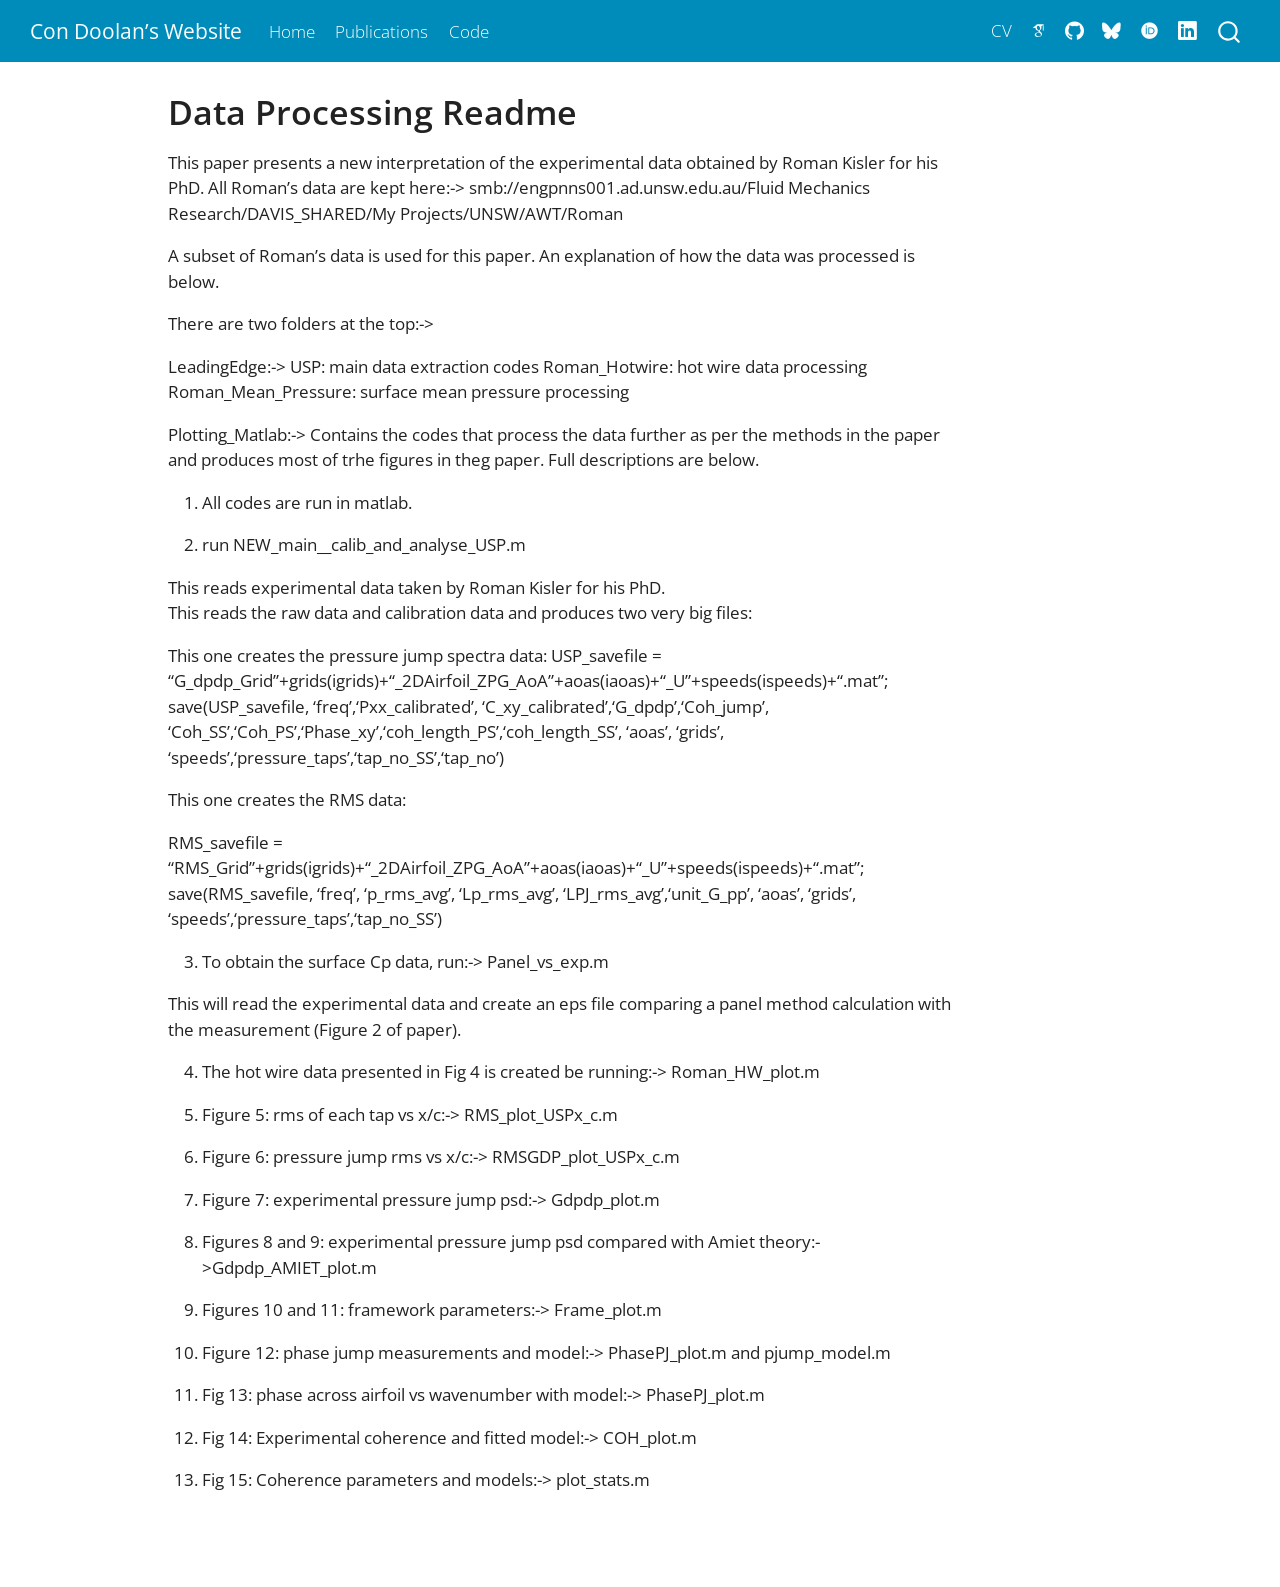
<file: docs/files/RomanDoolan/data_readme.html>
<!DOCTYPE html>
<html xmlns="http://www.w3.org/1999/xhtml" lang="en" xml:lang="en"><head>

<meta charset="utf-8">
<meta name="generator" content="quarto-1.10.18">

<meta name="viewport" content="width=device-width, initial-scale=1.0, user-scalable=yes">

<meta name="author" content="Prof Con Doolan">
<meta name="description" content="Academic Website for Con Doolan">

<title>Data Processing Readme – Con Doolan’s Website</title>
<style>
/* Default styles provided by pandoc.
** See https://pandoc.org/MANUAL.html#variables-for-html for config info.
*/
span.smallcaps{font-variant: small-caps;}
div.columns{display: flex; gap: 1.5em;}
div.column{flex: auto;}
@media screen {
div.columns{gap: min(4vw, 1.5em);}
div.column{overflow-x: auto;}
}
div.hanging-indent{margin-left: 1.5em; text-indent: -1.5em;}
ul.task-list{list-style: none;}
ul.task-list li input[type="checkbox"] {
  width: 0.8em;
  margin: 0 0.8em 0.2em -1em; /* quarto-specific, see https://github.com/quarto-dev/quarto-cli/issues/4556 */ 
  vertical-align: middle;
}
</style>


<script src="../../site_libs/quarto-nav/quarto-nav.js"></script>
<script src="../../site_libs/quarto-nav/headroom.min.js"></script>
<script src="../../site_libs/clipboard/clipboard.min.js"></script>
<script src="../../site_libs/quarto-search/autocomplete.umd.js"></script>
<script src="../../site_libs/quarto-search/fuse.min.js"></script>
<script src="../../site_libs/quarto-search/quarto-search.js"></script>
<meta name="quarto:offset" content="../../">
<script src="../../site_libs/quarto-html/quarto.js" type="module"></script>
<script src="../../site_libs/quarto-html/tabsets/tabsets.js" type="module"></script>
<script src="../../site_libs/quarto-html/popper.min.js"></script>
<script src="../../site_libs/quarto-html/tippy.umd.min.js"></script>
<script src="../../site_libs/quarto-html/anchor.min.js"></script>
<link href="../../site_libs/quarto-html/tippy.css" rel="stylesheet">
<link href="../../site_libs/quarto-html/quarto-syntax-highlighting-64a204ab8560d761af7679ceaba22944.css" rel="stylesheet" id="quarto-text-highlighting-styles">
<script src="../../site_libs/bootstrap/bootstrap.min.js"></script>
<link href="../../site_libs/bootstrap/bootstrap-icons.css" rel="stylesheet">
<link href="../../site_libs/bootstrap/bootstrap-bf033f26103438f8c76aa011f4823746.min.css" rel="stylesheet" append-hash="true" id="quarto-bootstrap" data-mode="light">
<link href="../../site_libs/quarto-contrib/academicons-1.9.4/all.css" rel="stylesheet">
<link href="../../site_libs/quarto-contrib/academicons-1.9.4/size.css" rel="stylesheet">
<script id="quarto-search-options" type="application/json">{
  "location": "navbar",
  "copy-button": false,
  "collapse-after": 3,
  "panel-placement": "end",
  "type": "overlay",
  "limit": 50,
  "keyboard-shortcut": [
    "f",
    "/",
    "s"
  ],
  "show-item-context": false,
  "language": {
    "search-no-results-text": "No results",
    "search-matching-documents-text": "matching documents",
    "search-copy-link-title": "Copy link to search",
    "search-hide-matches-text": "Hide additional matches",
    "search-more-match-text": "more match in this document",
    "search-more-matches-text": "more matches in this document",
    "search-clear-button-title": "Clear",
    "search-text-placeholder": "",
    "search-detached-cancel-button-title": "Cancel",
    "search-submit-button-title": "Submit",
    "search-label": "Search"
  }
}</script>


<link rel="stylesheet" href="../../styles.css">
<meta property="og:title" content="Data Processing Readme – Con Doolan’s Website">
<meta property="og:description" content="Prof Con Doolan’s Website">
<meta property="og:image" content="https://quarto.org/quarto.png">
<meta property="og:site_name" content="Con Doolan’s Website">
</head>

<body class="nav-fixed quarto-light">

<div id="quarto-search-results"></div>
  <header id="quarto-header" class="headroom fixed-top">
    <nav class="navbar navbar-expand-lg " data-bs-theme="dark">
      <div class="navbar-container container-fluid">
      <div class="navbar-brand-container mx-auto">
    <a class="navbar-brand" href="../../index.html">
    <span class="navbar-title">Con Doolan’s Website</span>
    </a>
  </div>
            <div id="quarto-search" class="" title="Search"></div>
          <button class="navbar-toggler" type="button" data-bs-toggle="collapse" data-bs-target="#navbarCollapse" aria-controls="navbarCollapse" role="menu" aria-expanded="false" aria-label="Toggle navigation" onclick="if (window.quartoToggleHeadroom) { window.quartoToggleHeadroom(); }">
  <span class="navbar-toggler-icon"></span>
</button>
          <div class="collapse navbar-collapse" id="navbarCollapse">
            <ul class="navbar-nav navbar-nav-scroll me-auto">
  <li class="nav-item">
    <a class="nav-link" href="../../index.html"> 
<span class="menu-text">Home</span></a>
  </li>  
  <li class="nav-item">
    <a class="nav-link" href="../../papers.html"> 
<span class="menu-text">Publications</span></a>
  </li>  
  <li class="nav-item">
    <a class="nav-link" href="../../code.html"> 
<span class="menu-text">Code</span></a>
  </li>  
</ul>
            <ul class="navbar-nav navbar-nav-scroll ms-auto">
  <li class="nav-item">
    <a class="nav-link" href="../../files/CV.html"> 
<span class="menu-text">CV</span></a>
  </li>  
  <li class="nav-item">
    <a class="nav-link" href="https://scholar.google.com.au/citations?user=IQULbjsAAAAJ&amp;hl=en" target="_blank"> 
<span class="menu-text"><i class="ai  ai-google-scholar" aria-label="google-scholar"></i></span></a>
  </li>  
  <li class="nav-item compact">
    <a class="nav-link" href="https://github.com/condoolan/" target="_blank"> <i class="bi bi-github" role="img">
</i> 
<span class="menu-text"></span></a>
  </li>  
  <li class="nav-item compact">
    <a class="nav-link" href="https://bsky.app/profile/condoolan.bsky.social" target="_blank"> <i class="bi bi-bluesky" role="img">
</i> 
<span class="menu-text"></span></a>
  </li>  
  <li class="nav-item">
    <a class="nav-link" href="https://orcid.org/0000-0002-1261-6035" target="_blank"> 
<span class="menu-text"><i class="ai  ai-orcid" aria-label="orcid"></i></span></a>
  </li>  
  <li class="nav-item compact">
    <a class="nav-link" href="https://www.linkedin.com/in/condoolan/"> <i class="bi bi-linkedin" role="img">
</i> 
<span class="menu-text"></span></a>
  </li>  
</ul>
          </div> <!-- /navcollapse -->
            <div class="quarto-navbar-tools">
</div>
      </div> <!-- /container-fluid -->
    </nav>
</header>
<!-- content -->
<div id="quarto-content" class="quarto-container page-columns page-rows-contents page-layout-article page-navbar">
<!-- sidebar -->
<!-- margin-sidebar -->
    <div id="quarto-margin-sidebar" class="sidebar margin-sidebar zindex-bottom">
        
    </div>
<!-- main -->
<main class="content" id="quarto-document-content">

<header id="title-block-header" class="quarto-title-block default">
<div class="quarto-title">
<h1 class="title">Data Processing Readme</h1>
</div>



<div class="quarto-title-meta">

    
  
    
  </div>
  


</header>


<p>This paper presents a new interpretation of the experimental data obtained by Roman Kisler for his PhD. All Roman’s data are kept here:-&gt; smb://engpnns001.ad.unsw.edu.au/Fluid Mechanics Research/DAVIS_SHARED/My Projects/UNSW/AWT/Roman</p>
<p>A subset of Roman’s data is used for this paper. An explanation of how the data was processed is below.</p>
<p>There are two folders at the top:-&gt;</p>
<p>LeadingEdge:-&gt; USP: main data extraction codes Roman_Hotwire: hot wire data processing Roman_Mean_Pressure: surface mean pressure processing</p>
<p>Plotting_Matlab:-&gt; Contains the codes that process the data further as per the methods in the paper and produces most of trhe figures in theg paper. Full descriptions are below.</p>
<ol type="1">
<li><p>All codes are run in matlab.</p></li>
<li><p>run NEW_main__calib_and_analyse_USP.m</p></li>
</ol>
<p>This reads experimental data taken by Roman Kisler for his PhD.<br>
This reads the raw data and calibration data and produces two very big files:</p>
<p>This one creates the pressure jump spectra data: USP_savefile = “G_dpdp_Grid”+grids(igrids)+“_2DAirfoil_ZPG_AoA”+aoas(iaoas)+“_U”+speeds(ispeeds)+“.mat”; save(USP_savefile, ‘freq’,‘Pxx_calibrated’, ‘C_xy_calibrated’,‘G_dpdp’,‘Coh_jump’, ‘Coh_SS’,‘Coh_PS’,‘Phase_xy’,‘coh_length_PS’,‘coh_length_SS’, ‘aoas’, ‘grids’, ‘speeds’,‘pressure_taps’,‘tap_no_SS’,‘tap_no’)</p>
<p>This one creates the RMS data:</p>
<p>RMS_savefile = “RMS_Grid”+grids(igrids)+“_2DAirfoil_ZPG_AoA”+aoas(iaoas)+“_U”+speeds(ispeeds)+“.mat”; save(RMS_savefile, ‘freq’, ‘p_rms_avg’, ‘Lp_rms_avg’, ‘LPJ_rms_avg’,‘unit_G_pp’, ‘aoas’, ‘grids’, ‘speeds’,‘pressure_taps’,‘tap_no_SS’)</p>
<ol start="3" type="1">
<li>To obtain the surface Cp data, run:-&gt; Panel_vs_exp.m</li>
</ol>
<p>This will read the experimental data and create an eps file comparing a panel method calculation with the measurement (Figure 2 of paper).</p>
<ol start="4" type="1">
<li><p>The hot wire data presented in Fig 4 is created be running:-&gt; Roman_HW_plot.m</p></li>
<li><p>Figure 5: rms of each tap vs x/c:-&gt; RMS_plot_USPx_c.m</p></li>
<li><p>Figure 6: pressure jump rms vs x/c:-&gt; RMSGDP_plot_USPx_c.m</p></li>
<li><p>Figure 7: experimental pressure jump psd:-&gt; Gdpdp_plot.m</p></li>
<li><p>Figures 8 and 9: experimental pressure jump psd compared with Amiet theory:-&gt;Gdpdp_AMIET_plot.m</p></li>
<li><p>Figures 10 and 11: framework parameters:-&gt; Frame_plot.m</p></li>
<li><p>Figure 12: phase jump measurements and model:-&gt; PhasePJ_plot.m and pjump_model.m</p></li>
<li><p>Fig 13: phase across airfoil vs wavenumber with model:-&gt; PhasePJ_plot.m</p></li>
<li><p>Fig 14: Experimental coherence and fitted model:-&gt; COH_plot.m</p></li>
<li><p>Fig 15: Coherence parameters and models:-&gt; plot_stats.m</p></li>
</ol>



</main> <!-- /main -->
<script id="quarto-html-after-body" type="application/javascript">
  window.document.addEventListener("DOMContentLoaded", function (event) {
    const icon = "";
    const anchorJS = new window.AnchorJS();
    anchorJS.options = {
      placement: 'right',
      icon: icon
    };
    anchorJS.add('.anchored');
    const isCodeAnnotation = (el) => {
      for (const clz of el.classList) {
        if (clz.startsWith('code-annotation-')) {                     
          return true;
        }
      }
      return false;
    }
    const onCopySuccess = function(e) {
      // button target
      const button = e.trigger;
      // don't keep focus
      button.blur();
      // flash "checked"
      button.classList.add('code-copy-button-checked');
      var currentTitle = button.getAttribute("title");
      button.setAttribute("title", "Copied!");
      let tooltip;
      if (window.bootstrap) {
        button.setAttribute("data-bs-toggle", "tooltip");
        button.setAttribute("data-bs-placement", "left");
        button.setAttribute("data-bs-title", "Copied!");
        tooltip = new bootstrap.Tooltip(button, 
          { trigger: "manual", 
            customClass: "code-copy-button-tooltip",
            offset: [0, -8]});
        tooltip.show();    
      }
      setTimeout(function() {
        if (tooltip) {
          tooltip.hide();
          button.removeAttribute("data-bs-title");
          button.removeAttribute("data-bs-toggle");
          button.removeAttribute("data-bs-placement");
        }
        button.setAttribute("title", currentTitle);
        button.classList.remove('code-copy-button-checked');
      }, 1000);
      // clear code selection
      e.clearSelection();
    }
    const getTextToCopy = function(trigger) {
      const outerScaffold = trigger.parentElement.cloneNode(true);
      const codeEl = outerScaffold.querySelector('code');
      for (const childEl of codeEl.children) {
        if (isCodeAnnotation(childEl)) {
          childEl.remove();
        }
      }
      return codeEl.innerText;
    }
    const clipboard = new window.ClipboardJS('.code-copy-button:not([data-in-quarto-modal])', {
      text: getTextToCopy
    });
    clipboard.on('success', onCopySuccess);
    if (window.document.getElementById('quarto-embedded-source-code-modal')) {
      const clipboardModal = new window.ClipboardJS('.code-copy-button[data-in-quarto-modal]', {
        text: getTextToCopy,
        container: window.document.getElementById('quarto-embedded-source-code-modal')
      });
      clipboardModal.on('success', onCopySuccess);
    }
      var localhostRegex = new RegExp(/^(?:http|https):\/\/localhost\:?[0-9]*\//);
      var mailtoRegex = new RegExp(/^mailto:/);
        var filterRegex = new RegExp('/' + window.location.host + '/');
      var isInternal = (href) => {
          return filterRegex.test(href) || localhostRegex.test(href) || mailtoRegex.test(href);
      }
      // Inspect non-navigation links and adorn them if external
     var links = window.document.querySelectorAll('a[href]:not(.nav-link):not(.navbar-brand):not(.toc-action):not(.sidebar-link):not(.sidebar-item-toggle):not(.pagination-link):not(.no-external):not([aria-hidden]):not(.dropdown-item):not(.quarto-navigation-tool):not(.about-link)');
      for (var i=0; i<links.length; i++) {
        const link = links[i];
        if (!isInternal(link.href)) {
          // undo the damage that might have been done by quarto-nav.js in the case of
          // links that we want to consider external
          if (link.dataset.originalHref !== undefined) {
            link.href = link.dataset.originalHref;
          }
        }
      }
    function tippyHover(el, contentFn, onTriggerFn, onUntriggerFn) {
      const config = {
        allowHTML: true,
        maxWidth: 500,
        delay: 100,
        arrow: false,
        appendTo: function(el) {
            return el.parentElement;
        },
        interactive: true,
        interactiveBorder: 10,
        theme: 'quarto',
        placement: 'bottom-start',
      };
      if (contentFn) {
        config.content = contentFn;
      }
      if (onTriggerFn) {
        config.onTrigger = onTriggerFn;
      }
      if (onUntriggerFn) {
        config.onUntrigger = onUntriggerFn;
      }
      window.tippy(el, config); 
    }
    const noterefs = window.document.querySelectorAll('a[role="doc-noteref"]');
    for (var i=0; i<noterefs.length; i++) {
      const ref = noterefs[i];
      tippyHover(ref, function() {
        // use id or data attribute instead here
        let href = ref.getAttribute('data-footnote-href') || ref.getAttribute('href');
        try { href = new URL(href).hash; } catch {}
        const id = href.replace(/^#\/?/, "");
        const note = window.document.getElementById(id);
        if (note) {
          return note.innerHTML;
        } else {
          return "";
        }
      });
    }
    const xrefs = window.document.querySelectorAll('a.quarto-xref');
    const processXRef = (id, note) => {
      // Strip column container classes
      const stripColumnClz = (el) => {
        el.classList.remove("page-full", "page-columns");
        if (el.children) {
          for (const child of el.children) {
            stripColumnClz(child);
          }
        }
      }
      stripColumnClz(note)
      if (id === null || id.startsWith('sec-')) {
        // Special case sections, only their first couple elements
        const container = document.createElement("div");
        if (note.children && note.children.length > 2) {
          container.appendChild(note.children[0].cloneNode(true));
          for (let i = 1; i < note.children.length; i++) {
            const child = note.children[i];
            if (child.tagName === "P" && child.innerText === "") {
              continue;
            } else {
              container.appendChild(child.cloneNode(true));
              break;
            }
          }
          if (window.Quarto?.typesetMath) {
            window.Quarto.typesetMath(container);
          }
          return container.innerHTML
        } else {
          if (window.Quarto?.typesetMath) {
            window.Quarto.typesetMath(note);
          }
          return note.innerHTML;
        }
      } else {
        // Remove any anchor links if they are present
        const anchorLink = note.querySelector('a.anchorjs-link');
        if (anchorLink) {
          anchorLink.remove();
        }
        if (window.Quarto?.typesetMath) {
          window.Quarto.typesetMath(note);
        }
        if (note.classList.contains("callout")) {
          return note.outerHTML;
        } else {
          return note.innerHTML;
        }
      }
    }
    for (var i=0; i<xrefs.length; i++) {
      const xref = xrefs[i];
      tippyHover(xref, undefined, function(instance) {
        instance.disable();
        let url = xref.getAttribute('href');
        let hash = undefined; 
        if (url.startsWith('#')) {
          hash = url;
        } else {
          try { hash = new URL(url).hash; } catch {}
        }
        if (hash) {
          const id = hash.replace(/^#\/?/, "");
          const note = window.document.getElementById(id);
          if (note !== null) {
            try {
              const html = processXRef(id, note.cloneNode(true));
              instance.setContent(html);
            } finally {
              instance.enable();
              instance.show();
            }
          } else {
            // See if we can fetch this
            fetch(url.split('#')[0])
            .then(res => res.text())
            .then(html => {
              const parser = new DOMParser();
              const htmlDoc = parser.parseFromString(html, "text/html");
              const note = htmlDoc.getElementById(id);
              if (note !== null) {
                const html = processXRef(id, note);
                instance.setContent(html);
              } 
            }).finally(() => {
              instance.enable();
              instance.show();
            });
          }
        } else {
          // See if we can fetch a full url (with no hash to target)
          // This is a special case and we should probably do some content thinning / targeting
          fetch(url)
          .then(res => res.text())
          .then(html => {
            const parser = new DOMParser();
            const htmlDoc = parser.parseFromString(html, "text/html");
            const note = htmlDoc.querySelector('main.content');
            if (note !== null) {
              // This should only happen for chapter cross references
              // (since there is no id in the URL)
              // remove the first header
              if (note.children.length > 0 && note.children[0].tagName === "HEADER") {
                note.children[0].remove();
              }
              const html = processXRef(null, note);
              instance.setContent(html);
            } 
          }).finally(() => {
            instance.enable();
            instance.show();
          });
        }
      }, function(instance) {
      });
    }
        let selectedAnnoteEl;
        const selectorForAnnotation = ( cell, annotation) => {
          let cellAttr = 'data-code-cell="' + cell + '"';
          let lineAttr = 'data-code-annotation="' +  annotation + '"';
          const selector = 'span[' + cellAttr + '][' + lineAttr + ']';
          return selector;
        }
        const selectCodeLines = (annoteEl) => {
          const doc = window.document;
          const targetCell = annoteEl.getAttribute("data-target-cell");
          const targetAnnotation = annoteEl.getAttribute("data-target-annotation");
          const annoteSpan = window.document.querySelector(selectorForAnnotation(targetCell, targetAnnotation));
          const lines = annoteSpan.getAttribute("data-code-lines").split(",");
          const lineIds = lines.map((line) => {
            return targetCell + "-" + line;
          })
          let top = null;
          let height = null;
          let parent = null;
          if (lineIds.length > 0) {
              //compute the position of the single el (top and bottom and make a div)
              const el = window.document.getElementById(lineIds[0]);
              top = el.offsetTop;
              height = el.offsetHeight;
              parent = el.parentElement.parentElement;
            if (lineIds.length > 1) {
              const lastEl = window.document.getElementById(lineIds[lineIds.length - 1]);
              const bottom = lastEl.offsetTop + lastEl.offsetHeight;
              height = bottom - top;
            }
            if (top !== null && height !== null && parent !== null) {
              // cook up a div (if necessary) and position it 
              let div = window.document.getElementById("code-annotation-line-highlight");
              if (div === null) {
                div = window.document.createElement("div");
                div.setAttribute("id", "code-annotation-line-highlight");
                div.style.position = 'absolute';
                parent.appendChild(div);
              }
              div.style.top = top - 2 + "px";
              div.style.height = height + 4 + "px";
              div.style.left = 0;
              let gutterDiv = window.document.getElementById("code-annotation-line-highlight-gutter");
              if (gutterDiv === null) {
                gutterDiv = window.document.createElement("div");
                gutterDiv.setAttribute("id", "code-annotation-line-highlight-gutter");
                gutterDiv.style.position = 'absolute';
                const codeCell = window.document.getElementById(targetCell);
                const gutter = codeCell.querySelector('.code-annotation-gutter');
                gutter.appendChild(gutterDiv);
              }
              gutterDiv.style.top = top - 2 + "px";
              gutterDiv.style.height = height + 4 + "px";
            }
            selectedAnnoteEl = annoteEl;
          }
        };
        const unselectCodeLines = () => {
          const elementsIds = ["code-annotation-line-highlight", "code-annotation-line-highlight-gutter"];
          elementsIds.forEach((elId) => {
            const div = window.document.getElementById(elId);
            if (div) {
              div.remove();
            }
          });
          selectedAnnoteEl = undefined;
        };
          // Handle positioning of the toggle
      window.addEventListener(
        "resize",
        throttle(() => {
          elRect = undefined;
          if (selectedAnnoteEl) {
            selectCodeLines(selectedAnnoteEl);
          }
        }, 10)
      );
      function throttle(fn, ms) {
      let throttle = false;
      let timer;
        return (...args) => {
          if(!throttle) { // first call gets through
              fn.apply(this, args);
              throttle = true;
          } else { // all the others get throttled
              if(timer) clearTimeout(timer); // cancel #2
              timer = setTimeout(() => {
                fn.apply(this, args);
                timer = throttle = false;
              }, ms);
          }
        };
      }
        // Attach click handler to the DT
        const annoteDls = window.document.querySelectorAll('dt[data-target-cell]');
        for (const annoteDlNode of annoteDls) {
          annoteDlNode.addEventListener('click', (event) => {
            const clickedEl = event.target;
            if (clickedEl !== selectedAnnoteEl) {
              unselectCodeLines();
              const activeEl = window.document.querySelector('dt[data-target-cell].code-annotation-active');
              if (activeEl) {
                activeEl.classList.remove('code-annotation-active');
              }
              selectCodeLines(clickedEl);
              clickedEl.classList.add('code-annotation-active');
            } else {
              // Unselect the line
              unselectCodeLines();
              clickedEl.classList.remove('code-annotation-active');
            }
          });
        }
    const findCites = (el) => {
      const parentEl = el.parentElement;
      if (parentEl) {
        const cites = parentEl.dataset.cites;
        if (cites) {
          return {
            el,
            cites: cites.split(' ')
          };
        } else {
          return findCites(el.parentElement)
        }
      } else {
        return undefined;
      }
    };
    var bibliorefs = window.document.querySelectorAll('a[role="doc-biblioref"]');
    for (var i=0; i<bibliorefs.length; i++) {
      const ref = bibliorefs[i];
      const citeInfo = findCites(ref);
      if (citeInfo) {
        tippyHover(citeInfo.el, function() {
          var popup = window.document.createElement('div');
          citeInfo.cites.forEach(function(cite) {
            var citeDiv = window.document.createElement('div');
            citeDiv.classList.add('hanging-indent');
            citeDiv.classList.add('csl-entry');
            var biblioDiv = window.document.getElementById('ref-' + cite);
            if (biblioDiv) {
              citeDiv.innerHTML = biblioDiv.innerHTML;
            }
            popup.appendChild(citeDiv);
          });
          return popup.innerHTML;
        });
      }
    }
  });
  </script>
</div> <!-- /content -->




</body></html>
</file>
<file: docs/site_libs/quarto-html/tippy.css>
.tippy-box[data-animation=fade][data-state=hidden]{opacity:0}[data-tippy-root]{max-width:calc(100vw - 10px)}.tippy-box{position:relative;background-color:#333;color:#fff;border-radius:4px;font-size:14px;line-height:1.4;white-space:normal;outline:0;transition-property:transform,visibility,opacity}.tippy-box[data-placement^=top]>.tippy-arrow{bottom:0}.tippy-box[data-placement^=top]>.tippy-arrow:before{bottom:-7px;left:0;border-width:8px 8px 0;border-top-color:initial;transform-origin:center top}.tippy-box[data-placement^=bottom]>.tippy-arrow{top:0}.tippy-box[data-placement^=bottom]>.tippy-arrow:before{top:-7px;left:0;border-width:0 8px 8px;border-bottom-color:initial;transform-origin:center bottom}.tippy-box[data-placement^=left]>.tippy-arrow{right:0}.tippy-box[data-placement^=left]>.tippy-arrow:before{border-width:8px 0 8px 8px;border-left-color:initial;right:-7px;transform-origin:center left}.tippy-box[data-placement^=right]>.tippy-arrow{left:0}.tippy-box[data-placement^=right]>.tippy-arrow:before{left:-7px;border-width:8px 8px 8px 0;border-right-color:initial;transform-origin:center right}.tippy-box[data-inertia][data-state=visible]{transition-timing-function:cubic-bezier(.54,1.5,.38,1.11)}.tippy-arrow{width:16px;height:16px;color:#333}.tippy-arrow:before{content:"";position:absolute;border-color:transparent;border-style:solid}.tippy-content{position:relative;padding:5px 9px;z-index:1}
</file>
<file: docs/site_libs/quarto-html/quarto-syntax-highlighting-64a204ab8560d761af7679ceaba22944.css>
/* quarto syntax highlight colors */
:root {
  --quarto-hl-ot-color: #003B4F;
  --quarto-hl-at-color: #657422;
  --quarto-hl-ss-color: #20794D;
  --quarto-hl-an-color: #5E5E5E;
  --quarto-hl-fu-color: #4758AB;
  --quarto-hl-st-color: #20794D;
  --quarto-hl-cf-color: #003B4F;
  --quarto-hl-op-color: #5E5E5E;
  --quarto-hl-er-color: #AD0000;
  --quarto-hl-bn-color: #AD0000;
  --quarto-hl-al-color: #AD0000;
  --quarto-hl-va-color: #111111;
  --quarto-hl-bu-color: inherit;
  --quarto-hl-ex-color: inherit;
  --quarto-hl-pp-color: #AD0000;
  --quarto-hl-in-color: #5E5E5E;
  --quarto-hl-vs-color: #20794D;
  --quarto-hl-wa-color: #5E5E5E;
  --quarto-hl-do-color: #5E5E5E;
  --quarto-hl-im-color: #00769E;
  --quarto-hl-ch-color: #20794D;
  --quarto-hl-dt-color: #AD0000;
  --quarto-hl-fl-color: #AD0000;
  --quarto-hl-co-color: #5E5E5E;
  --quarto-hl-cv-color: #5E5E5E;
  --quarto-hl-cn-color: #8f5902;
  --quarto-hl-sc-color: #5E5E5E;
  --quarto-hl-dv-color: #AD0000;
  --quarto-hl-kw-color: #003B4F;
}

/* other quarto variables */
:root {
  --quarto-font-monospace: SFMono-Regular, Menlo, Monaco, Consolas, "Liberation Mono", "Courier New", monospace;
}

/* syntax highlight based on Pandoc's rules */
pre > code.sourceCode > span {
  color: #003B4F;
}

code.sourceCode > span {
  color: #003B4F;
}

div.sourceCode,
div.sourceCode pre.sourceCode {
  color: #003B4F;
}

/* Normal */
code span {
  color: #003B4F;
}

/* Alert */
code span.al {
  color: #AD0000;
  font-style: inherit;
}

/* Annotation */
code span.an {
  color: #5E5E5E;
  font-style: inherit;
}

/* Attribute */
code span.at {
  color: #657422;
  font-style: inherit;
}

/* BaseN */
code span.bn {
  color: #AD0000;
  font-style: inherit;
}

/* BuiltIn */
code span.bu {
  font-style: inherit;
}

/* ControlFlow */
code span.cf {
  color: #003B4F;
  font-weight: bold;
  font-style: inherit;
}

/* Char */
code span.ch {
  color: #20794D;
  font-style: inherit;
}

/* Constant */
code span.cn {
  color: #8f5902;
  font-style: inherit;
}

/* Comment */
code span.co {
  color: #5E5E5E;
  font-style: inherit;
}

/* CommentVar */
code span.cv {
  color: #5E5E5E;
  font-style: italic;
}

/* Documentation */
code span.do {
  color: #5E5E5E;
  font-style: italic;
}

/* DataType */
code span.dt {
  color: #AD0000;
  font-style: inherit;
}

/* DecVal */
code span.dv {
  color: #AD0000;
  font-style: inherit;
}

/* Error */
code span.er {
  color: #AD0000;
  font-style: inherit;
}

/* Extension */
code span.ex {
  font-style: inherit;
}

/* Float */
code span.fl {
  color: #AD0000;
  font-style: inherit;
}

/* Function */
code span.fu {
  color: #4758AB;
  font-style: inherit;
}

/* Import */
code span.im {
  color: #00769E;
  font-style: inherit;
}

/* Information */
code span.in {
  color: #5E5E5E;
  font-style: inherit;
}

/* Keyword */
code span.kw {
  color: #003B4F;
  font-weight: bold;
  font-style: inherit;
}

/* Operator */
code span.op {
  color: #5E5E5E;
  font-style: inherit;
}

/* Other */
code span.ot {
  color: #003B4F;
  font-style: inherit;
}

/* Preprocessor */
code span.pp {
  color: #AD0000;
  font-style: inherit;
}

/* SpecialChar */
code span.sc {
  color: #5E5E5E;
  font-style: inherit;
}

/* SpecialString */
code span.ss {
  color: #20794D;
  font-style: inherit;
}

/* String */
code span.st {
  color: #20794D;
  font-style: inherit;
}

/* Variable */
code span.va {
  color: #111111;
  font-style: inherit;
}

/* VerbatimString */
code span.vs {
  color: #20794D;
  font-style: inherit;
}

/* Warning */
code span.wa {
  color: #5E5E5E;
  font-style: italic;
}

.prevent-inlining {
  content: "</";
}

/*# sourceMappingURL=9d8d5bb603a83b8298b89080a598c93b.css.map */
</file>
<file: docs/site_libs/quarto-contrib/academicons-1.9.4/all.css>
/*
 *  Academicons 1.9.4 by James Walsh (https://github.com/jpswalsh) and Katja Bercic (https://github.com/katjabercic)
 *  Fonts generated using FontForge - https://fontforge.org
 *  Square icons designed to be used alongside Font Awesome square icons - https://fortawesome.github.io/Font-Awesome/
 *  Licenses - Font: SIL OFL 1.1, CSS: MIT License
 */
@font-face {
  font-family: 'Academicons';
  font-style: normal;
  font-weight: 400;
  font-display: block;
  src: url('1e21o67/academicons.eot');
  src: url('1e21o67/academicons.eot') format('embedded-opentype'),
    url('1e21o67/academicons.ttf') format('truetype'),
    url('1e21o67/academicons.woff') format('woff'),
    url('1e21o67/academicons.svg') format('svg');
}

.ai {
  font-family: 'Academicons';
  font-weight: 400;
  -moz-osx-font-smoothing: grayscale;
  -webkit-font-smoothing: antialiased;
  display: inline-block;
  font-style: normal;
  font-variant: normal;
  text-rendering: auto;
  line-height: 1;
}

.ai-academia:before {
  content: "\e9af";
}

.ai-academia-square:before {
  content: "\e93d";
}

.ai-acclaim:before {
  content: "\e92e";
}

.ai-acclaim-square:before {
  content: "\e93a";
}

.ai-acm:before {
  content: "\e93c";
}

.ai-acm-square:before {
  content: "\e95d";
}

.ai-acmdl:before {
  content: "\e96a";
}

.ai-acmdl-square:before {
  content: "\e9d3";
}

.ai-ads:before {
  content: "\e9cb";
}

.ai-ads-square:before {
  content: "\e94a";
}

.ai-africarxiv:before {
  content: "\e91b";
}

.ai-africarxiv-square:before {
  content: "\e90b";
}

.ai-archive:before {
  content: "\e955";
}

.ai-archive-square:before {
  content: "\e956";
}

.ai-arxiv:before {
  content: "\e974";
}

.ai-arxiv-square:before {
  content: "\e9a6";
}

.ai-biorxiv:before {
  content: "\e9a2";
}

.ai-biorxiv-square:before {
  content: "\e98b";
}

.ai-ceur:before {
  content: "\e96d";
}

.ai-ceur-square:before {
  content: "\e92f";
}

.ai-ciencia-vitae:before {
  content: "\e912";
}

.ai-ciencia-vitae-square:before {
  content: "\e913";
}

.ai-clarivate:before {
  content: "\e924";
}

.ai-clarivate-square:before {
  content: "\e925";
}

.ai-closed-access:before {
  content: "\e942";
}

.ai-closed-access-square:before {
  content: "\e943";
}

.ai-conversation:before {
  content: "\e94c";
}

.ai-conversation-square:before {
  content: "\e915";
}

.ai-coursera:before {
  content: "\e95f";
}

.ai-coursera-square:before {
  content: "\e97f";
}

.ai-crossref:before {
  content: "\e918";
}

.ai-crossref-square:before {
  content: "\e919";
}

.ai-cv:before {
  content: "\e9a5";
}

.ai-cv-square:before {
  content: "\e90a";
}

.ai-datacite:before {
  content: "\e91c";
}

.ai-datacite-square:before {
  content: "\e91d";
}

.ai-dataverse:before {
  content: "\e9f7";
}

.ai-dataverse-square:before {
  content: "\e9e4";
}

.ai-dblp:before {
  content: "\e94f";
}

.ai-dblp-square:before {
  content: "\e93f";
}

.ai-depsy:before {
  content: "\e97a";
}

.ai-depsy-square:before {
  content: "\e94b";
}

.ai-doi:before {
  content: "\e97e";
}

.ai-doi-square:before {
  content: "\e98f";
}

.ai-dryad:before {
  content: "\e97c";
}

.ai-dryad-square:before {
  content: "\e98c";
}

.ai-elsevier:before {
  content: "\e961";
}

.ai-elsevier-square:before {
  content: "\e910";
}

.ai-figshare:before {
  content: "\e981";
}

.ai-figshare-square:before {
  content: "\e9e7";
}

.ai-google-scholar:before {
  content: "\e9d4";
}

.ai-google-scholar-square:before {
  content: "\e9f9";
}

.ai-hal:before {
  content: "\e92c";
}

.ai-hal-square:before {
  content: "\e92d";
}

.ai-hypothesis:before {
  content: "\e95a";
}

.ai-hypothesis-square:before {
  content: "\e95b";
}

.ai-ideas-repec:before {
  content: "\e9ed";
}

.ai-ideas-repec-square:before {
  content: "\e9f8";
}

.ai-ieee:before {
  content: "\e929";
}

.ai-ieee-square:before {
  content: "\e9b9";
}

.ai-impactstory:before {
  content: "\e9cf";
}

.ai-impactstory-square:before {
  content: "\e9aa";
}

.ai-inaturalist:before {
  content: "\e900";
}

.ai-inaturalist-square:before {
  content: "\e901";
}

.ai-inpn:before {
  content: "\e902";
}

.ai-inpn-square:before {
  content: "\e903";
}

.ai-inspire:before {
  content: "\e9e9";
}

.ai-inspire-square:before {
  content: "\e9fe";
}

.ai-isidore:before {
  content: "\e936";
}

.ai-isidore-square:before {
  content: "\e954";
}

.ai-isni:before {
  content: "\e957";
}

.ai-isni-square:before {
  content: "\e958";
}

.ai-jstor:before {
  content: "\e938";
}

.ai-jstor-square:before {
  content: "\e944";
}

.ai-lattes:before {
  content: "\e9b3";
}

.ai-lattes-square:before {
  content: "\e99c";
}

.ai-mathoverflow:before {
  content: "\e9f6";
}

.ai-mathoverflow-square:before {
  content: "\e97b";
}

.ai-mendeley:before {
  content: "\e9f0";
}

.ai-mendeley-square:before {
  content: "\e9f3";
}

.ai-moodle:before {
  content: "\e907";
}

.ai-moodle-square:before {
  content: "\e908";
}

.ai-mtmt:before {
  content: "\e950";
}

.ai-mtmt-square:before {
  content: "\e951";
}

.ai-nakala:before {
  content: "\e940";
}

.ai-nakala-square:before {
  content: "\e941";
}

.ai-obp:before {
  content: "\e92a";
}

.ai-obp-square:before {
  content: "\e92b";
}

.ai-open-access:before {
  content: "\e939";
}

.ai-open-access-square:before {
  content: "\e9f4";
}

.ai-open-data:before {
  content: "\e966";
}

.ai-open-data-square:before {
  content: "\e967";
}

.ai-open-materials:before {
  content: "\e968";
}

.ai-open-materials-square:before {
  content: "\e969";
}

.ai-openedition:before {
  content: "\e946";
}

.ai-openedition-square:before {
  content: "\e947";
}

.ai-orcid:before {
  content: "\e9d9";
}

.ai-orcid-square:before {
  content: "\e9c3";
}

.ai-osf:before {
  content: "\e9ef";
}

.ai-osf-square:before {
  content: "\e931";
}

.ai-overleaf:before {
  content: "\e914";
}

.ai-overleaf-square:before {
  content: "\e98d";
}

.ai-philpapers:before {
  content: "\e98a";
}

.ai-philpapers-square:before {
  content: "\e96f";
}

.ai-piazza:before {
  content: "\e99a";
}

.ai-piazza-square:before {
  content: "\e90c";
}

.ai-preregistered:before {
  content: "\e906";
}

.ai-preregistered-square:before {
  content: "\e96b";
}

.ai-protocols:before {
  content: "\e952";
}

.ai-protocols-square:before {
  content: "\e953";
}

.ai-psyarxiv:before {
  content: "\e90e";
}

.ai-psyarxiv-square:before {
  content: "\e90f";
}

.ai-publons:before {
  content: "\e937";
}

.ai-publons-square:before {
  content: "\e94e";
}

.ai-pubmed:before {
  content: "\e99f";
}

.ai-pubmed-square:before {
  content: "\e97d";
}

.ai-pubpeer:before {
  content: "\e922";
}

.ai-pubpeer-square:before {
  content: "\e923";
}

.ai-researcherid:before {
  content: "\e91a";
}

.ai-researcherid-square:before {
  content: "\e95c";
}

.ai-researchgate:before {
  content: "\e95e";
}

.ai-researchgate-square:before {
  content: "\e99e";
}

.ai-ror:before {
  content: "\e948";
}

.ai-ror-square:before {
  content: "\e949";
}

.ai-sci-hub:before {
  content: "\e959";
}

.ai-sci-hub-square:before {
  content: "\e905";
}

.ai-scirate:before {
  content: "\e98e";
}

.ai-scirate-square:before {
  content: "\e99d";
}

.ai-scopus:before {
  content: "\e91e";
}

.ai-scopus-square:before {
  content: "\e91f";
}

.ai-semantic-scholar:before {
  content: "\e96e";
}

.ai-semantic-scholar-square:before {
  content: "\e96c";
}

.ai-springer:before {
  content: "\e928";
}

.ai-springer-square:before {
  content: "\e99b";
}

.ai-ssrn:before {
  content: "\e916";
}

.ai-ssrn-square:before {
  content: "\e917";
}

.ai-stackoverflow:before {
  content: "\e920";
}

.ai-stackoverflow-square:before {
  content: "\e921";
}

.ai-viaf:before {
  content: "\e933";
}

.ai-viaf-square:before {
  content: "\e934";
}

.ai-wiley:before {
  content: "\e926";
}

.ai-wiley-square:before {
  content: "\e927";
}

.ai-zenodo:before {
  content: "\e911";
}

.ai-zotero:before {
  content: "\e962";
}

.ai-zotero-square:before {
  content: "\e932";
}

/*  Duplication of the FontAwesome style classes using 'ai' in place of 'fa'. */
.ai-lg {
  font-size: 1.33333em;
  line-height: 0.75em;
  vertical-align: -.0667em;
}

.ai-xs {
  font-size: .75em;
}

.ai-sm {
  font-size: .875em;
}

.ai-1x {
  font-size: 1em;
}

.ai-2x {
  font-size: 2em;
}

.ai-3x {
  font-size: 3em;
}

.ai-4x {
  font-size: 4em;
}

.ai-5x {
  font-size: 5em;
}

.ai-6x {
  font-size: 6em;
}

.ai-7x {
  font-size: 7em;
}

.ai-8x {
  font-size: 8em;
}

.ai-9x {
  font-size: 9em;
}

.ai-10x {
  font-size: 10em;
}

.ai-fw {
  text-align: center;
  width: 1.25em;
}

.ai-ul {
  list-style-type: none;
  margin-left: 2.5em;
  padding-left: 0;
}

.ai-ul>li {
  position: relative;
}

.ai-li {
  left: -2em;
  position: absolute;
  text-align: center;
  width: 2em;
  line-height: inherit;
}

.ai-border {
  border: solid 0.08em #eee;
  border-radius: .1em;
  padding: .2em .25em .15em;
}

.ai-pull-left {
  float: left;
}

.ai-pull-right {
  float: right;
}

.ai.ai-pull-left {
  margin-right: .3em;
}

.ai.ai-pull-right {
  margin-right: .3em;
}

.ai-stack {
  display: inline-block;
  height: 2em;
  line-height: 2em;
  position: relative;
  vertical-align: middle;
  width: 2.5em;
}

.ai-stack-1x,
.ai-stack-2x {
  left: 0;
  position: absolute;
  text-align: center;
  width: 100%;
}

.ai-stack-1x {
  line-height: inherit;
}

.ai-stack-2x {
  font-size: 2em;
}

.ai-inverse {
  color: #fff;
}
</file>
<file: docs/site_libs/quarto-contrib/academicons-1.9.4/size.css>
.ai-tiny {
  font-size: 0.5em;
}

.ai-scriptsize {
  font-size: 0.7em;
}

.ai-footnotesize {
  font-size: 0.8em;
}

.ai-small {
  font-size: 0.9em;
}

.ai-normalsize {
  font-size: 1em;
}

.ai-large {
  font-size: 1.2em;
}

.ai-Large {
  font-size: 1.5em;
}

.ai-LARGE {
  font-size: 1.75em;
}

.ai-huge {
  font-size: 2em;
}

.ai-Huge {
  font-size: 2.5em;
}

.ai-1x {
  font-size: 1em;
}

.ai-2x {
  font-size: 2em;
}

.ai-3x {
  font-size: 3em;
}

.ai-4x {
  font-size: 4em;
}

.ai-5x {
  font-size: 5em;
}

.ai-6x {
  font-size: 6em;
}

.ai-7x {
  font-size: 7em;
}

.ai-8x {
  font-size: 8em;
}

.ai-9x {
  font-size: 9em;
}

.ai-10x {
  font-size: 10em;
}

.ai-2xs {
  font-size: 0.625em;
  line-height: 0.1em;
  vertical-align: 0.225em;
}

.ai-xs {
  font-size: 0.75em;
  line-height: 0.08333em;
  vertical-align: 0.125em;
}

.ai-sm {
  font-size: 0.875em;
  line-height: 0.07143em;
  vertical-align: 0.05357em;
}

.ai-lg {
  font-size: 1.25em;
  line-height: 0.05em;
  vertical-align: -0.075em;
}

.ai-xl {
  font-size: 1.5em;
  line-height: 0.04167em;
  vertical-align: -0.125em;
}

.ai-2xl {
  font-size: 2em;
  line-height: 0.03125em;
  vertical-align: -0.1875em;
}
</file>
<file: docs/styles.css>
/* css styles */
</file>
